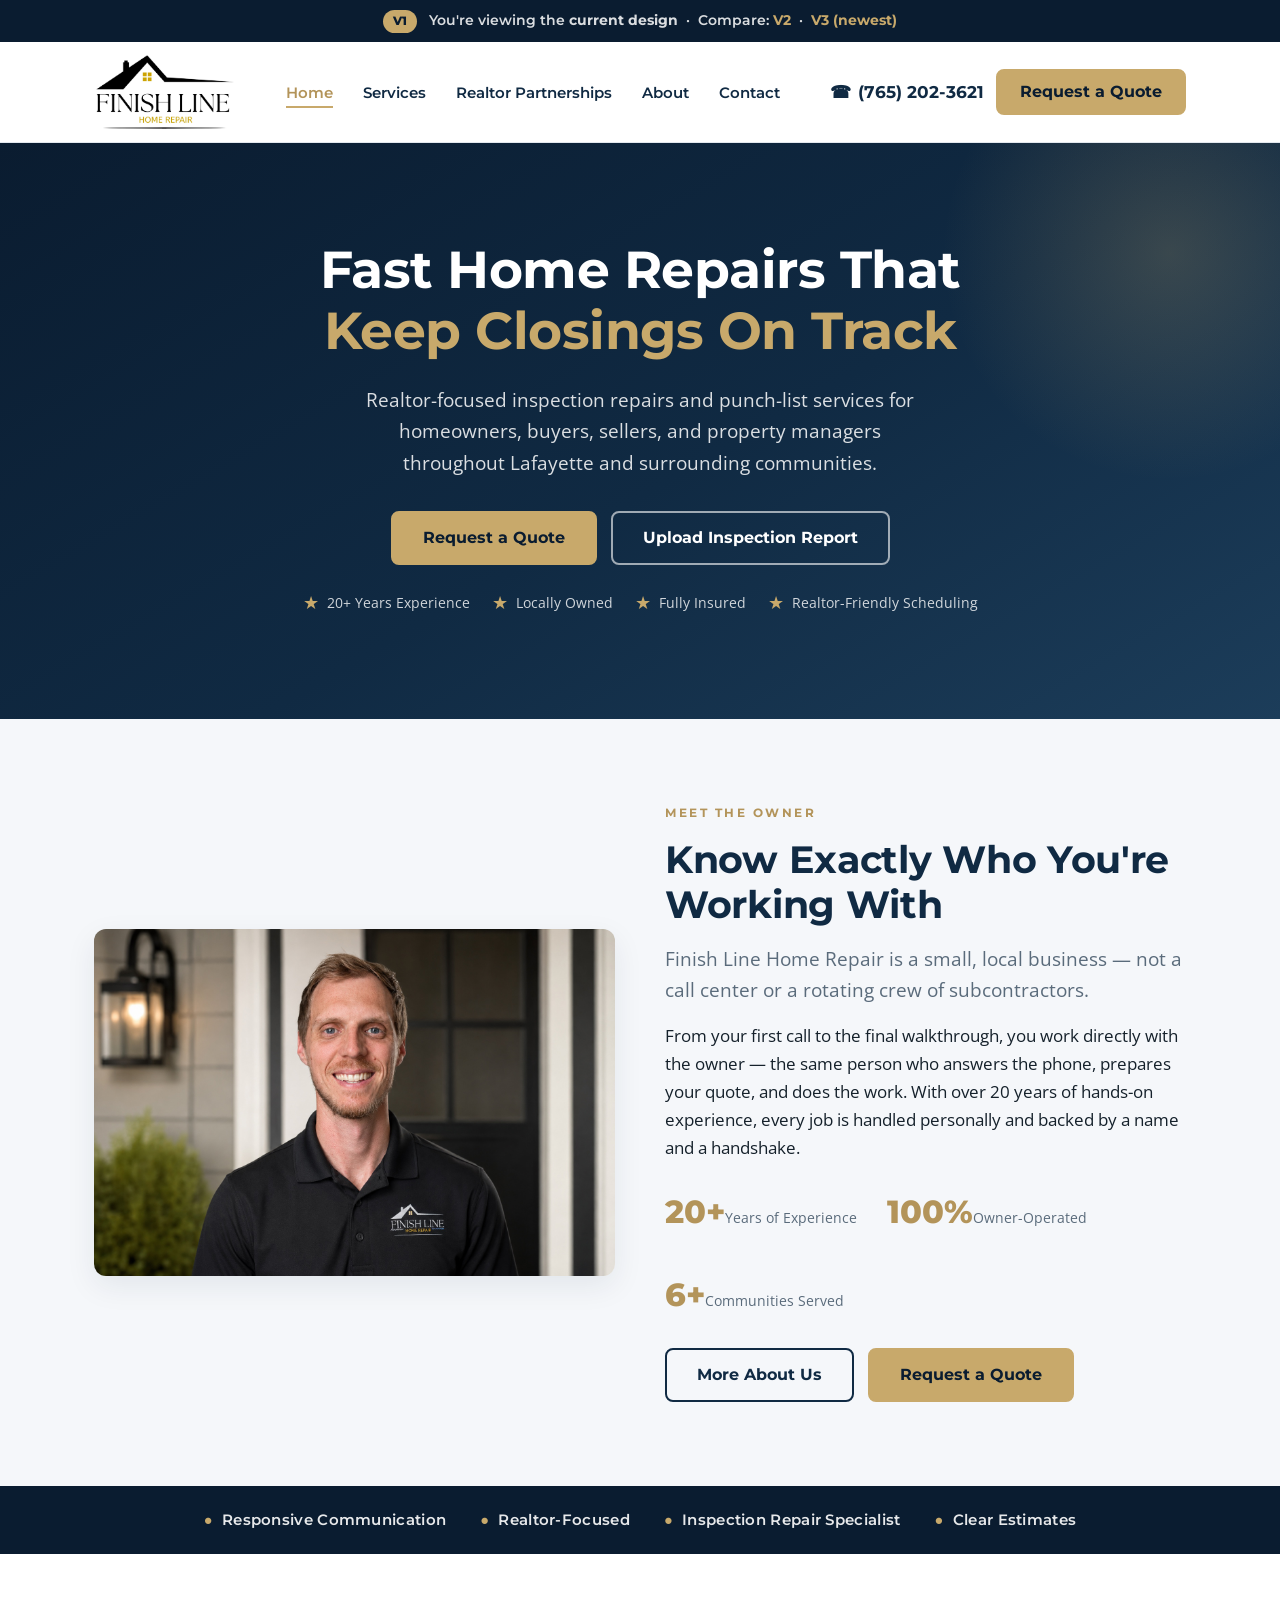
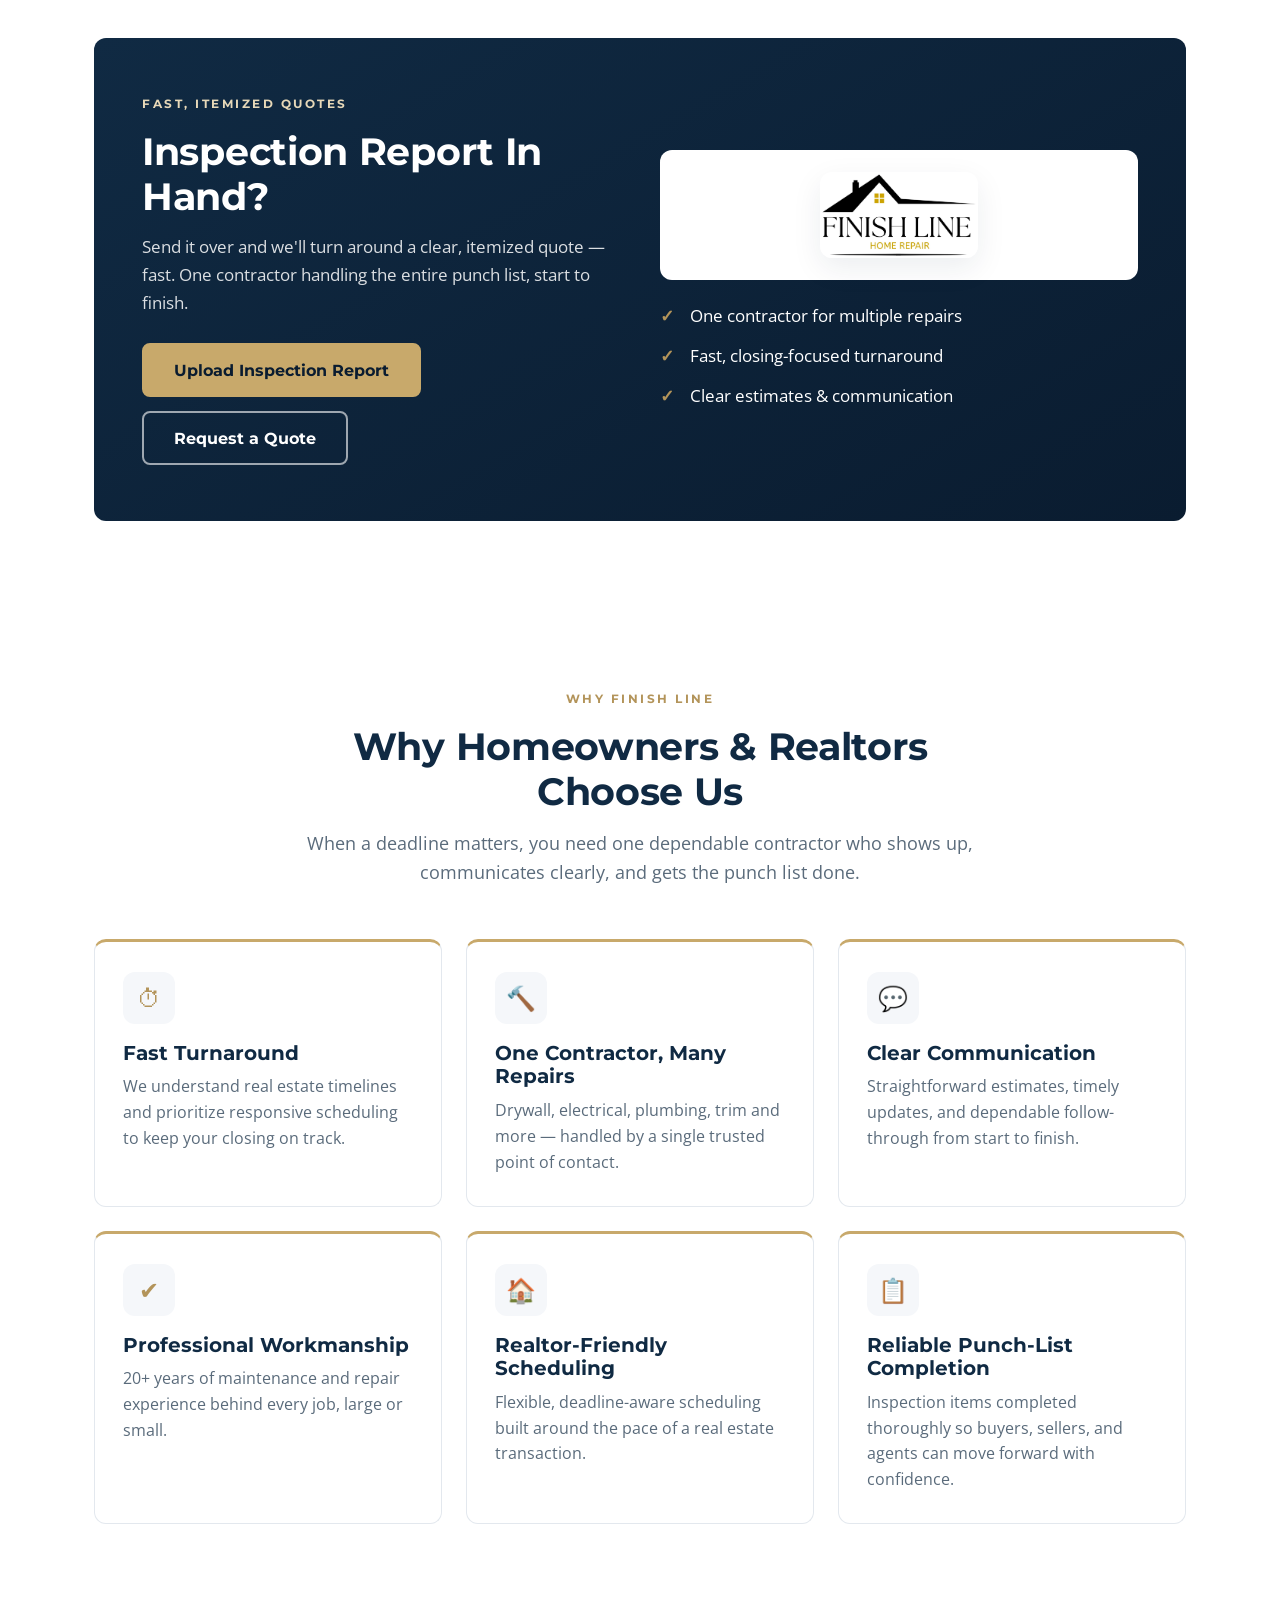
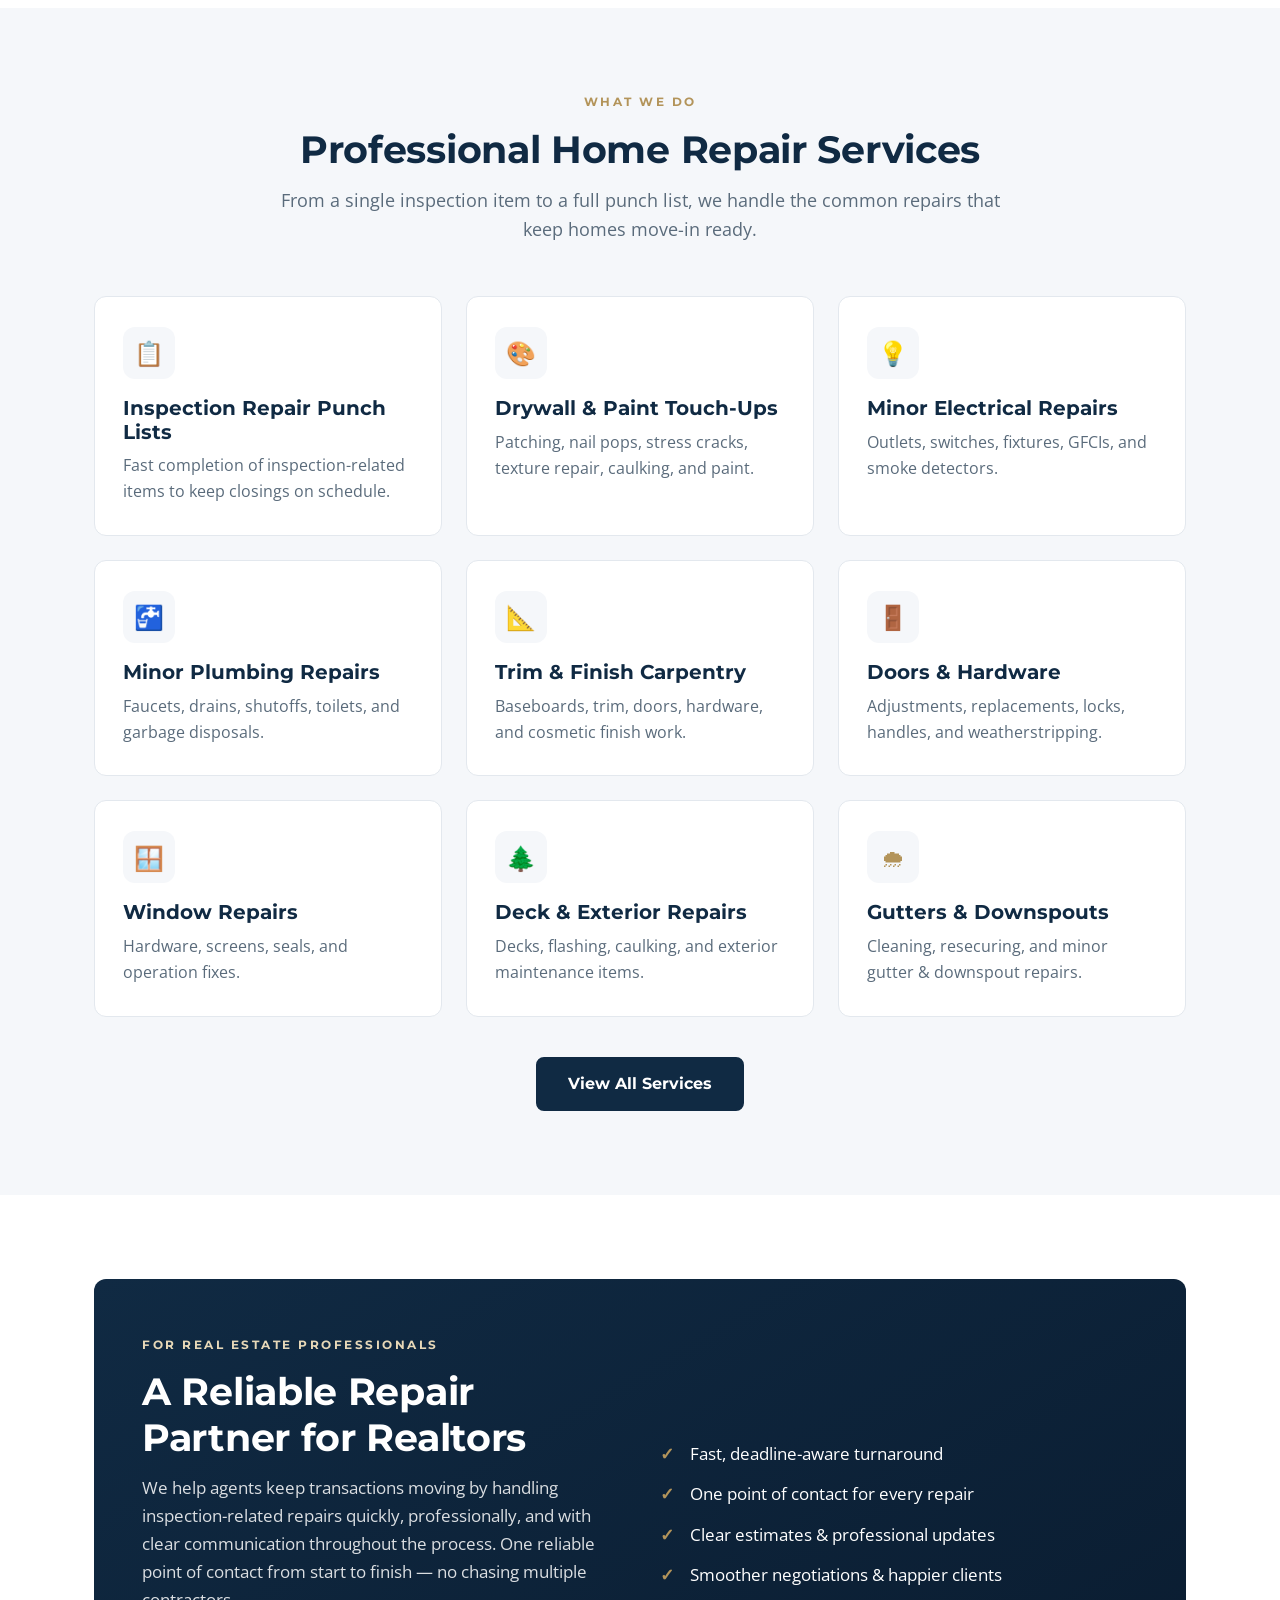
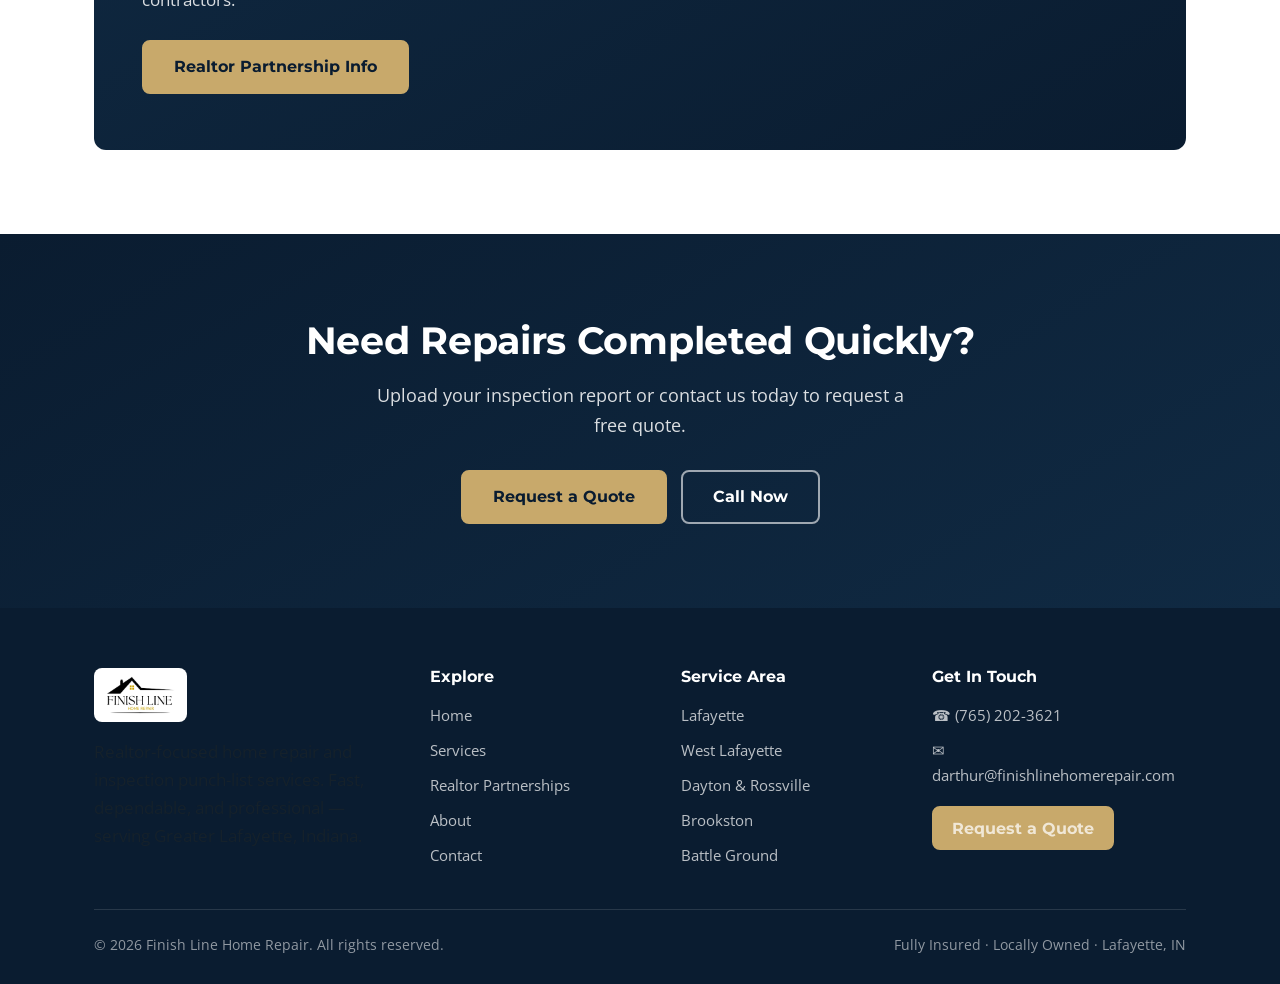
<file: index.html>
<!DOCTYPE html>
<html lang="en">
<head>
  <meta charset="UTF-8" />
  <meta name="viewport" content="width=device-width, initial-scale=1.0" />
  <title>Finish Line Home Repair | Lafayette, IN Handyman &amp; Inspection Repairs</title>
  <meta name="description" content="Fast, reliable home repairs and inspection punch-list services in Lafayette &amp; West Lafayette, IN. Realtor-focused repair contractor — drywall, electrical, plumbing, trim &amp; more. Request a free quote." />
  <meta name="robots" content="noindex, follow" />
  <link rel="canonical" href="https://finishlinehomerepair.com/" />
  <meta name="theme-color" content="#102A43" />

  <!-- Open Graph -->
  <meta property="og:type" content="website" />
  <meta property="og:title" content="Finish Line Home Repair | Lafayette, IN Handyman &amp; Inspection Repairs" />
  <meta property="og:description" content="Realtor-focused inspection repairs and punch-list services that keep closings on track. Serving Lafayette, West Lafayette &amp; surrounding Indiana communities." />
  <meta property="og:image" content="assets/logo.jpg" />

  <link rel="icon" href="assets/logo.jpg" />
  <link rel="apple-touch-icon" href="assets/logo.jpg" />
  <link rel="preconnect" href="https://fonts.googleapis.com" />
  <link rel="preconnect" href="https://fonts.gstatic.com" crossorigin />
  <link href="https://fonts.googleapis.com/css2?family=Montserrat:wght@600;700;800&family=Open+Sans:wght@400;600&display=swap" rel="stylesheet" />
  <link rel="stylesheet" href="css/styles.css?v=2" />

  <!-- Local business structured data (helps Google + AI search engines cite you) -->
  <script type="application/ld+json">
  {
    "@context": "https://schema.org",
    "@type": "HomeAndConstructionBusiness",
    "name": "Finish Line Home Repair",
    "description": "Realtor-focused home repair and inspection punch-list services in Lafayette and West Lafayette, Indiana. Drywall, paint, minor electrical and plumbing, trim, doors, windows, and exterior repairs.",
    "image": "assets/logo.jpg",
    "url": "https://dealerplateguy.github.io/finish-line-home-repair/",
    "telephone": "+1-765-202-3621",
    "email": "darthur@finishlinehomerepair.com",
    "priceRange": "$$",
    "areaServed": [
      { "@type": "City", "name": "Lafayette, Indiana" },
      { "@type": "City", "name": "West Lafayette, Indiana" },
      { "@type": "City", "name": "Dayton, Indiana" },
      { "@type": "City", "name": "Rossville, Indiana" },
      { "@type": "City", "name": "Brookston, Indiana" },
      { "@type": "City", "name": "Battle Ground, Indiana" }
    ],
    "address": {
      "@type": "PostalAddress",
      "addressLocality": "Lafayette",
      "addressRegion": "IN",
      "addressCountry": "US"
    },
    "knowsAbout": [
      "Inspection repair punch lists", "Drywall repair", "Paint touch-ups",
      "Minor electrical repairs", "Minor plumbing repairs", "Trim and finish carpentry",
      "Door and hardware repair", "Window repair", "Deck and exterior repairs", "Handyman services"
    ],
    "slogan": "Fast home repairs that keep closings on track."
  }
  </script>
</head>
<body>

  <!-- Version toggle (preview only) -->
  <div style="background:#0a1c30;color:rgba(255,255,255,.85);font-family:'Montserrat',sans-serif;font-size:.85rem;text-align:center;padding:9px 16px;font-weight:600;">
    <span style="display:inline-block;background:#c8a96b;color:#0a1c30;border-radius:999px;padding:2px 10px;font-size:.72rem;font-weight:800;margin-right:8px;letter-spacing:.04em;">V1</span>
    You're viewing the <strong>current design</strong> &nbsp;&middot;&nbsp; Compare:
    <a href="v2/index.html" style="color:#c8a96b;font-weight:700;">V2</a> &nbsp;&middot;&nbsp;
    <a href="v3/index.html" style="color:#c8a96b;font-weight:700;">V3 (newest)</a>
  </div>

  <!-- ===================== HEADER ===================== -->
  <header class="site-header" id="site-header">
    <div class="container nav">
      <a href="index.html" class="nav-logo" aria-label="Finish Line Home Repair — home">
        <img src="assets/logo.jpg" alt="Finish Line Home Repair logo" />
      </a>
      <nav aria-label="Primary navigation">
        <ul class="nav-links">
          <li><a href="index.html" class="active">Home</a></li>
          <li><a href="services.html">Services</a></li>
          <li><a href="realtor-partnerships.html">Realtor Partnerships</a></li>
          <li><a href="about.html">About</a></li>
          <li><a href="contact.html">Contact</a></li>
        </ul>
      </nav>
      <div class="nav-cta">
        <a href="tel:+17652023621" class="nav-phone" aria-label="Call Finish Line Home Repair"><span aria-hidden="true">&#9742;</span> (765) 202-3621</a>
        <a href="contact.html" class="btn btn-primary" style="min-height:46px;padding:11px 22px;">Request a Quote</a>
      </div>
      <button class="nav-toggle" aria-label="Toggle menu" aria-expanded="false" aria-controls="site-header">
        <span></span><span></span><span></span>
      </button>
    </div>
  </header>

  <!-- ===================== HERO ===================== -->
  <section class="hero">
    <div class="container">
      <div class="hero-solo">
        <h1>Fast Home Repairs That <span class="accent">Keep Closings On Track</span></h1>
        <p>Realtor-focused inspection repairs and punch-list services for homeowners, buyers, sellers, and property managers throughout Lafayette and surrounding communities.</p>
        <div class="btn-row center">
          <a href="contact.html" class="btn btn-primary">Request a Quote</a>
          <a href="contact.html#upload" class="btn btn-outline">Upload Inspection Report</a>
        </div>
        <div class="hero-badges">
          <span><span class="dot">&#9733;</span> 20+ Years Experience</span>
          <span><span class="dot">&#9733;</span> Locally Owned</span>
          <span><span class="dot">&#9733;</span> Fully Insured</span>
          <span><span class="dot">&#9733;</span> Realtor-Friendly Scheduling</span>
        </div>
      </div>
    </div>
  </section>

  <!-- ===================== MEET THE OWNER ===================== -->
  <section class="section-alt">
    <div class="container">
      <div class="split">
        <div class="reveal">
          <img src="assets/headshot.jpg" alt="The owner of Finish Line Home Repair" />
        </div>
        <div class="reveal">
          <span class="eyebrow">Meet the Owner</span>
          <h2>Know Exactly Who You're Working With</h2>
          <p class="lead" style="margin:16px 0;">Finish Line Home Repair is a small, local business — not a call center or a rotating crew of subcontractors.</p>
          <p>From your first call to the final walkthrough, you work directly with the owner — the same person who answers the phone, prepares your quote, and does the work. With over 20 years of hands-on experience, every job is handled personally and backed by a name and a handshake.</p>
          <div class="stat-row">
            <div class="stat"><span class="n">20+</span><span class="l">Years of Experience</span></div>
            <div class="stat"><span class="n">100%</span><span class="l">Owner-Operated</span></div>
            <div class="stat"><span class="n">6+</span><span class="l">Communities Served</span></div>
          </div>
          <div class="btn-row" style="margin-top:26px;">
            <a href="about.html" class="btn btn-outline-navy">More About Us</a>
            <a href="contact.html" class="btn btn-primary">Request a Quote</a>
          </div>
        </div>
      </div>
    </div>
  </section>

  <!-- ===================== TRUST BAR (moved below Meet the Owner) ===================== -->
  <div class="trust-strip">
    <div class="container">
      <span class="item"><span class="dot">&#9679;</span> Responsive Communication</span>
      <span class="item"><span class="dot">&#9679;</span> Realtor-Focused</span>
      <span class="item"><span class="dot">&#9679;</span> Inspection Repair Specialist</span>
      <span class="item"><span class="dot">&#9679;</span> Clear Estimates</span>
    </div>
  </div>

  <!-- ============ INSPECTION REPORT CTA (split out of hero) ============ -->
  <section>
    <div class="container">
      <div class="band reveal">
        <div class="split" style="gap:40px;">
          <div>
            <span class="eyebrow" style="color:var(--gold-soft);">Fast, Itemized Quotes</span>
            <h2>Inspection Report In Hand?</h2>
            <p>Send it over and we'll turn around a clear, itemized quote — fast. One contractor handling the entire punch list, start to finish.</p>
            <div class="btn-row">
              <a href="contact.html#upload" class="btn btn-primary">Upload Inspection Report</a>
              <a href="contact.html" class="btn btn-outline">Request a Quote</a>
            </div>
          </div>
          <div style="align-self:center;">
            <div style="background:#fff;border-radius:12px;padding:22px 26px;text-align:center;margin-bottom:22px;">
              <img src="assets/logo.jpg" alt="Finish Line Home Repair" style="height:86px;width:auto;margin:0 auto;" />
            </div>
            <ul class="check-list">
              <li>One contractor for multiple repairs</li>
              <li>Fast, closing-focused turnaround</li>
              <li>Clear estimates &amp; communication</li>
            </ul>
          </div>
        </div>
      </div>
    </div>
  </section>

  <!-- ===================== WHY CHOOSE ===================== -->
  <section>
    <div class="container">
      <div class="section-head center reveal">
        <span class="eyebrow">Why Finish Line</span>
        <h2>Why Homeowners &amp; Realtors Choose Us</h2>
        <p>When a deadline matters, you need one dependable contractor who shows up, communicates clearly, and gets the punch list done.</p>
      </div>
      <div class="grid grid-3">
        <div class="card feature-card reveal"><div class="icon">&#9201;</div><h3>Fast Turnaround</h3><p>We understand real estate timelines and prioritize responsive scheduling to keep your closing on track.</p></div>
        <div class="card feature-card reveal"><div class="icon">&#128296;</div><h3>One Contractor, Many Repairs</h3><p>Drywall, electrical, plumbing, trim and more — handled by a single trusted point of contact.</p></div>
        <div class="card feature-card reveal"><div class="icon">&#128172;</div><h3>Clear Communication</h3><p>Straightforward estimates, timely updates, and dependable follow-through from start to finish.</p></div>
        <div class="card feature-card reveal"><div class="icon">&#10004;</div><h3>Professional Workmanship</h3><p>20+ years of maintenance and repair experience behind every job, large or small.</p></div>
        <div class="card feature-card reveal"><div class="icon">&#127968;</div><h3>Realtor-Friendly Scheduling</h3><p>Flexible, deadline-aware scheduling built around the pace of a real estate transaction.</p></div>
        <div class="card feature-card reveal"><div class="icon">&#128203;</div><h3>Reliable Punch-List Completion</h3><p>Inspection items completed thoroughly so buyers, sellers, and agents can move forward with confidence.</p></div>
      </div>
    </div>
  </section>

  <!-- ===================== SERVICES PREVIEW ===================== -->
  <section class="section-alt">
    <div class="container">
      <div class="section-head center reveal">
        <span class="eyebrow">What We Do</span>
        <h2>Professional Home Repair Services</h2>
        <p>From a single inspection item to a full punch list, we handle the common repairs that keep homes move-in ready.</p>
      </div>
      <div class="grid grid-3">
        <div class="card reveal"><div class="icon">&#128203;</div><h3>Inspection Repair Punch Lists</h3><p>Fast completion of inspection-related items to keep closings on schedule.</p></div>
        <div class="card reveal"><div class="icon">&#127912;</div><h3>Drywall &amp; Paint Touch-Ups</h3><p>Patching, nail pops, stress cracks, texture repair, caulking, and paint.</p></div>
        <div class="card reveal"><div class="icon">&#128161;</div><h3>Minor Electrical Repairs</h3><p>Outlets, switches, fixtures, GFCIs, and smoke detectors.</p></div>
        <div class="card reveal"><div class="icon">&#128688;</div><h3>Minor Plumbing Repairs</h3><p>Faucets, drains, shutoffs, toilets, and garbage disposals.</p></div>
        <div class="card reveal"><div class="icon">&#128208;</div><h3>Trim &amp; Finish Carpentry</h3><p>Baseboards, trim, doors, hardware, and cosmetic finish work.</p></div>
        <div class="card reveal"><div class="icon">&#128682;</div><h3>Doors &amp; Hardware</h3><p>Adjustments, replacements, locks, handles, and weatherstripping.</p></div>
        <div class="card reveal"><div class="icon">&#129695;</div><h3>Window Repairs</h3><p>Hardware, screens, seals, and operation fixes.</p></div>
        <div class="card reveal"><div class="icon">&#127794;</div><h3>Deck &amp; Exterior Repairs</h3><p>Decks, flashing, caulking, and exterior maintenance items.</p></div>
        <div class="card reveal"><div class="icon">&#127783;</div><h3>Gutters &amp; Downspouts</h3><p>Cleaning, resecuring, and minor gutter &amp; downspout repairs.</p></div>
      </div>
      <div class="btn-row center" style="margin-top:40px;">
        <a href="services.html" class="btn btn-navy">View All Services</a>
      </div>
    </div>
  </section>

  <!-- ===================== REALTOR BAND ===================== -->
  <section>
    <div class="container">
      <div class="band reveal">
        <div class="split" style="gap:40px;">
          <div>
            <span class="eyebrow" style="color:var(--gold-soft);">For Real Estate Professionals</span>
            <h2>A Reliable Repair Partner for Realtors</h2>
            <p>We help agents keep transactions moving by handling inspection-related repairs quickly, professionally, and with clear communication throughout the process. One reliable point of contact from start to finish — no chasing multiple contractors.</p>
            <div class="btn-row">
              <a href="realtor-partnerships.html" class="btn btn-primary">Realtor Partnership Info</a>
            </div>
          </div>
          <ul class="check-list" style="align-self:center;">
            <li>Fast, deadline-aware turnaround</li>
            <li>One point of contact for every repair</li>
            <li>Clear estimates &amp; professional updates</li>
            <li>Smoother negotiations &amp; happier clients</li>
          </ul>
        </div>
      </div>
    </div>
  </section>

  <!-- ===================== FINAL CTA ===================== -->
  <section class="cta-final">
    <div class="container">
      <h2>Need Repairs Completed Quickly?</h2>
      <p>Upload your inspection report or contact us today to request a free quote.</p>
      <div class="btn-row center">
        <a href="contact.html" class="btn btn-primary">Request a Quote</a>
        <a href="tel:+17652023621" class="btn btn-outline">Call Now</a>
      </div>
    </div>
  </section>

  <!-- ===================== FOOTER ===================== -->
  <footer class="site-footer">
    <div class="container">
      <div class="footer-grid">
        <div>
          <div class="footer-logo"><img src="assets/logo.jpg" alt="Finish Line Home Repair" /></div>
          <p>Realtor-focused home repair and inspection punch-list services. Fast, dependable, and professional — serving Greater Lafayette, Indiana.</p>
        </div>
        <div>
          <h4>Explore</h4>
          <ul class="footer-list">
            <li><a href="index.html">Home</a></li>
            <li><a href="services.html">Services</a></li>
            <li><a href="realtor-partnerships.html">Realtor Partnerships</a></li>
            <li><a href="about.html">About</a></li>
            <li><a href="contact.html">Contact</a></li>
          </ul>
        </div>
        <div>
          <h4>Service Area</h4>
          <ul class="footer-list">
            <li>Lafayette</li>
            <li>West Lafayette</li>
            <li>Dayton &amp; Rossville</li>
            <li>Brookston</li>
            <li>Battle Ground</li>
          </ul>
        </div>
        <div>
          <h4>Get In Touch</h4>
          <ul class="footer-list">
            <li><a href="tel:+17652023621">&#9742; (765) 202-3621</a></li>
            <li><a href="mailto:darthur@finishlinehomerepair.com">&#9993; darthur@finishlinehomerepair.com</a></li>
            <li><a href="contact.html" class="btn btn-primary" style="margin-top:8px;min-height:44px;padding:10px 18px;">Request a Quote</a></li>
          </ul>
        </div>
      </div>
      <div class="footer-bottom">
        <span>&copy; <span data-year>2026</span> Finish Line Home Repair. All rights reserved.</span>
        <span>Fully Insured &middot; Locally Owned &middot; Lafayette, IN</span>
      </div>
    </div>
  </footer>

  <!-- Mobile sticky call bar -->
  <div class="mobile-call-bar">
    <a href="tel:+17652023621" class="call">&#9742; Call Now</a>
    <a href="contact.html" class="quote">Request a Quote</a>
  </div>

  <script src="js/main.js"></script>
</body>
</html>
</file>
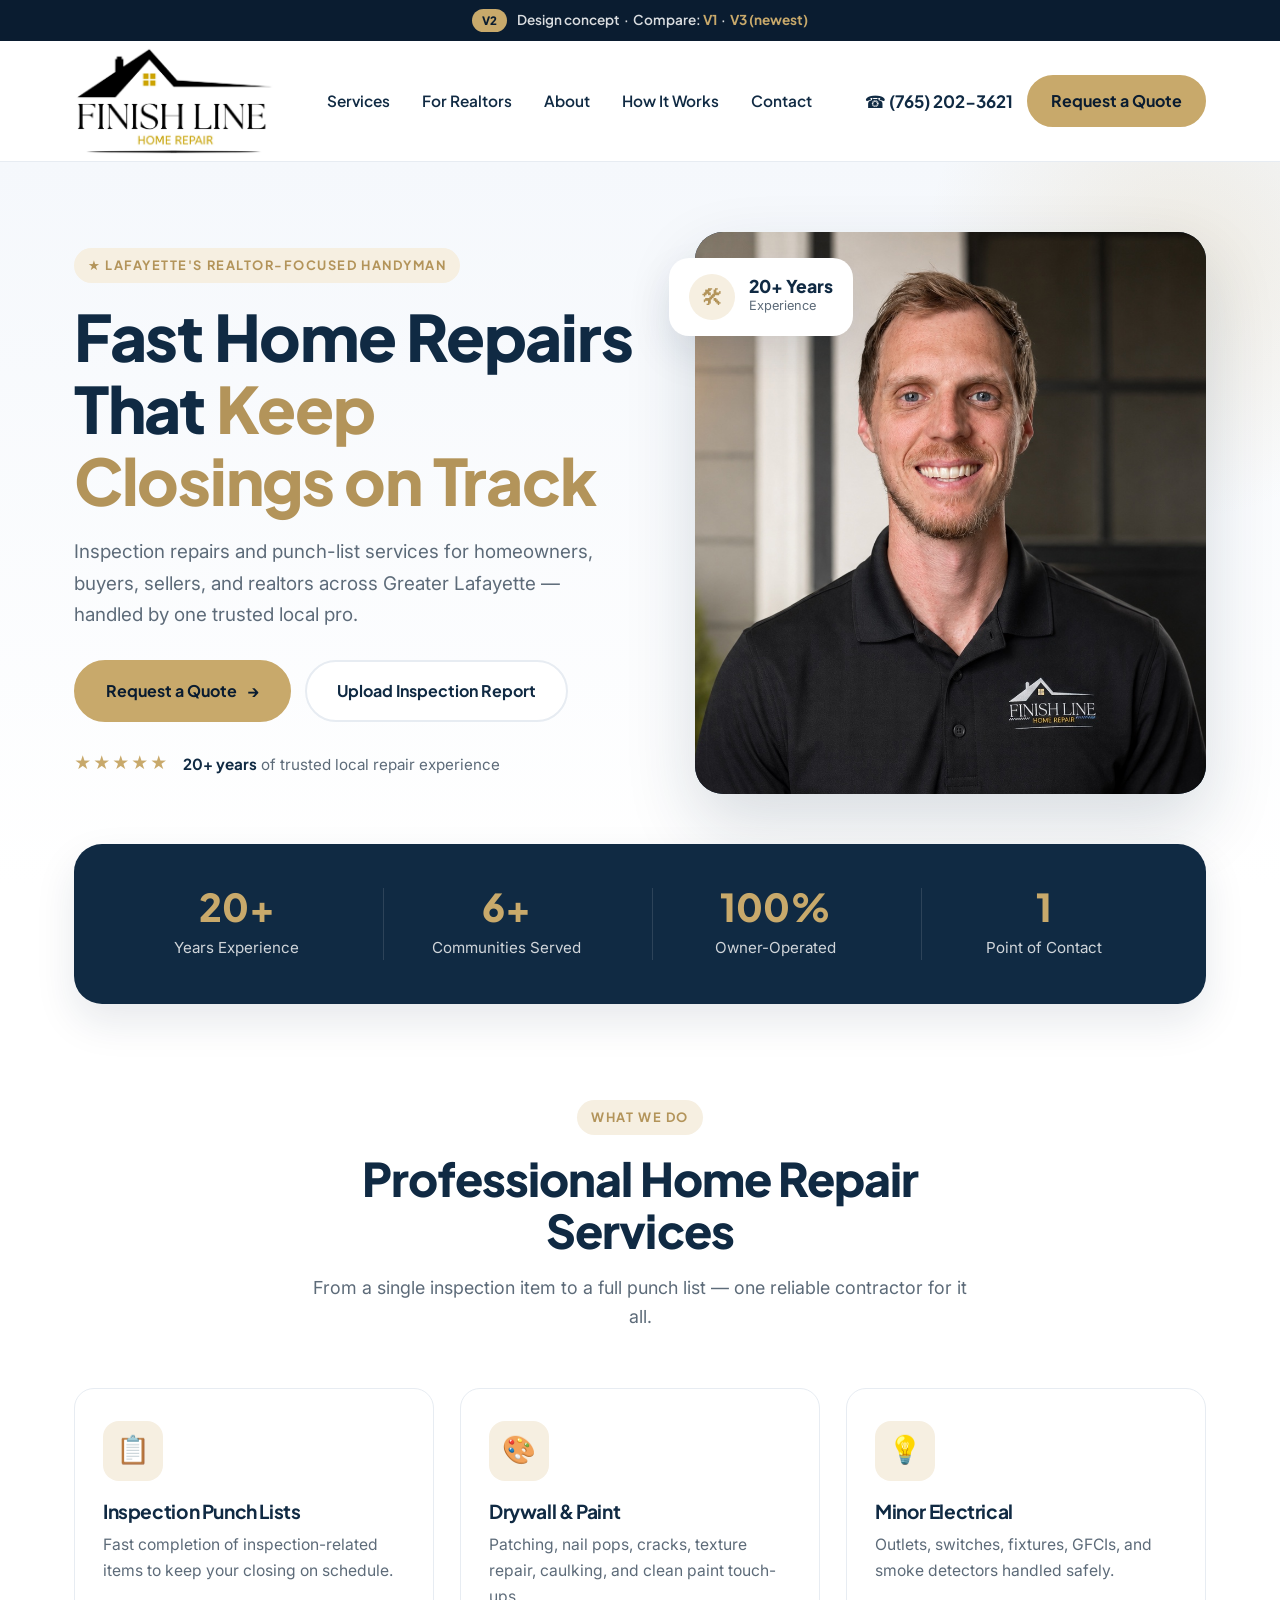
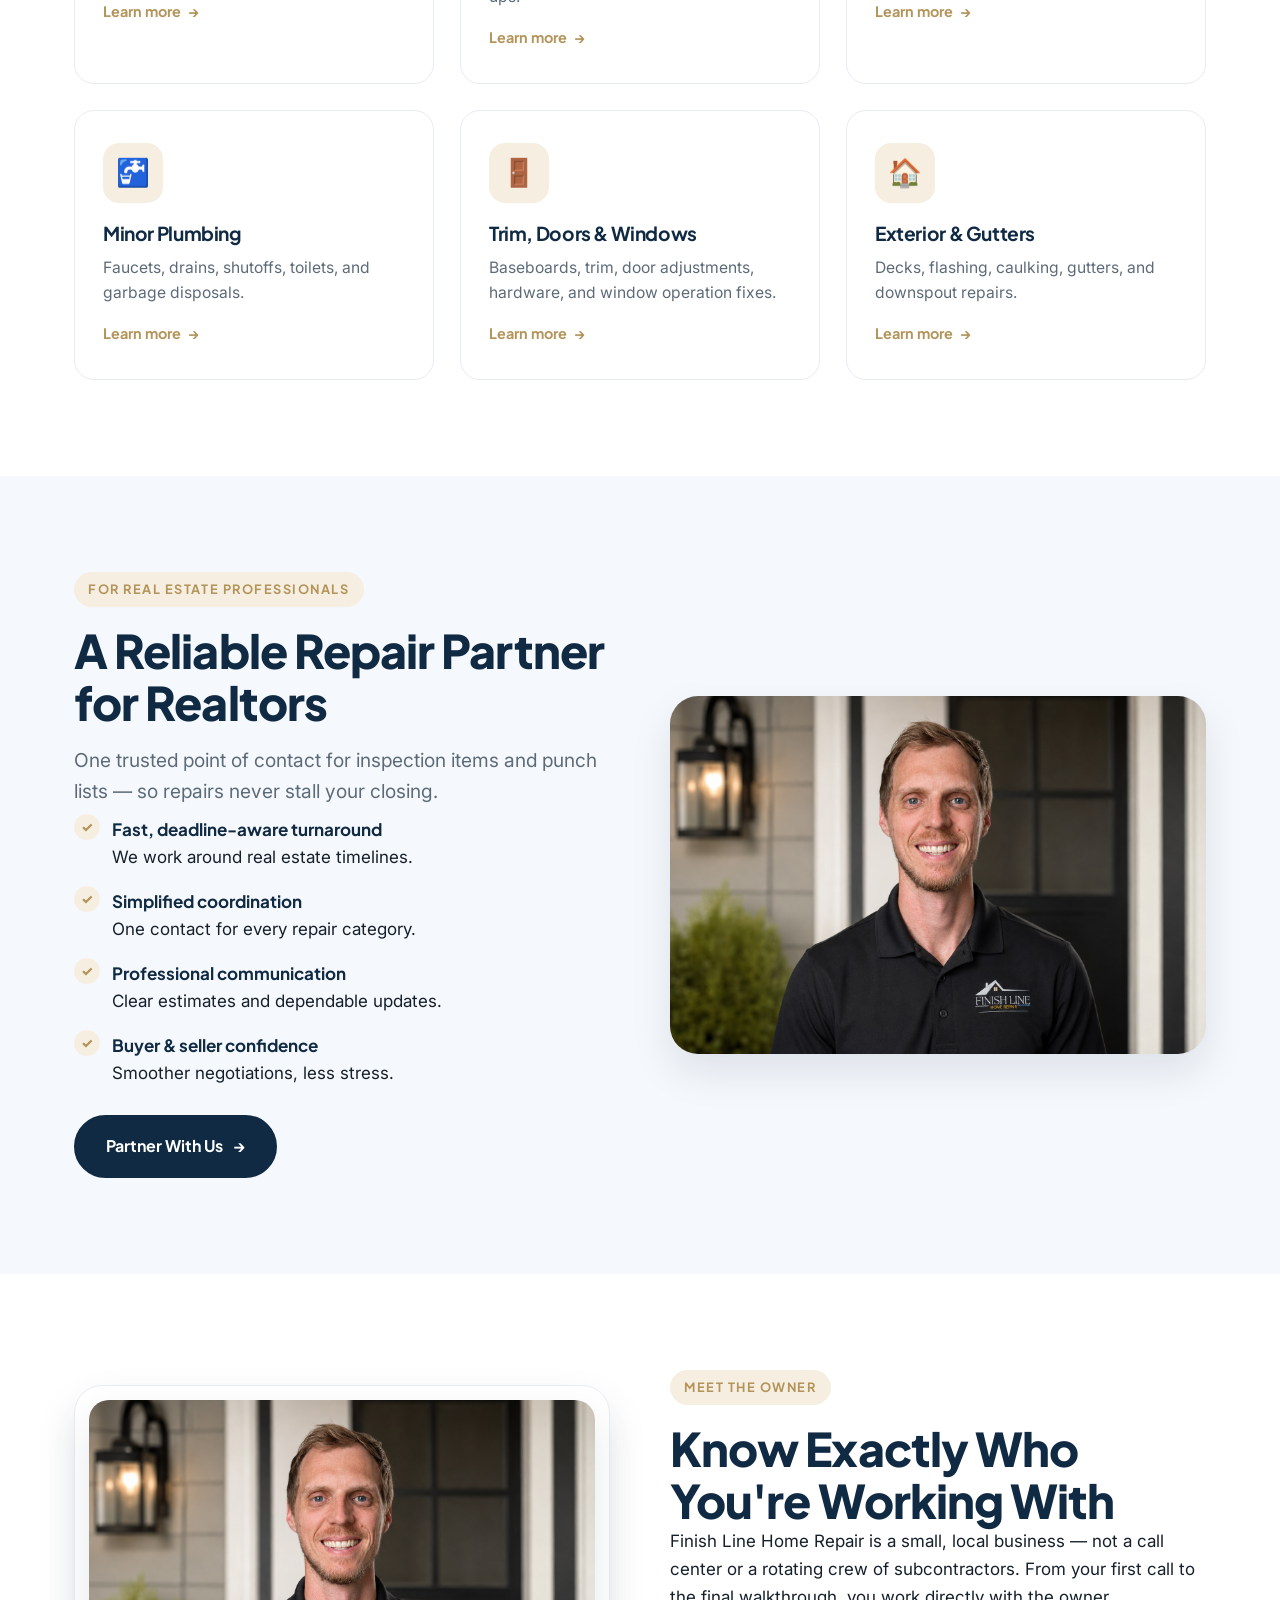
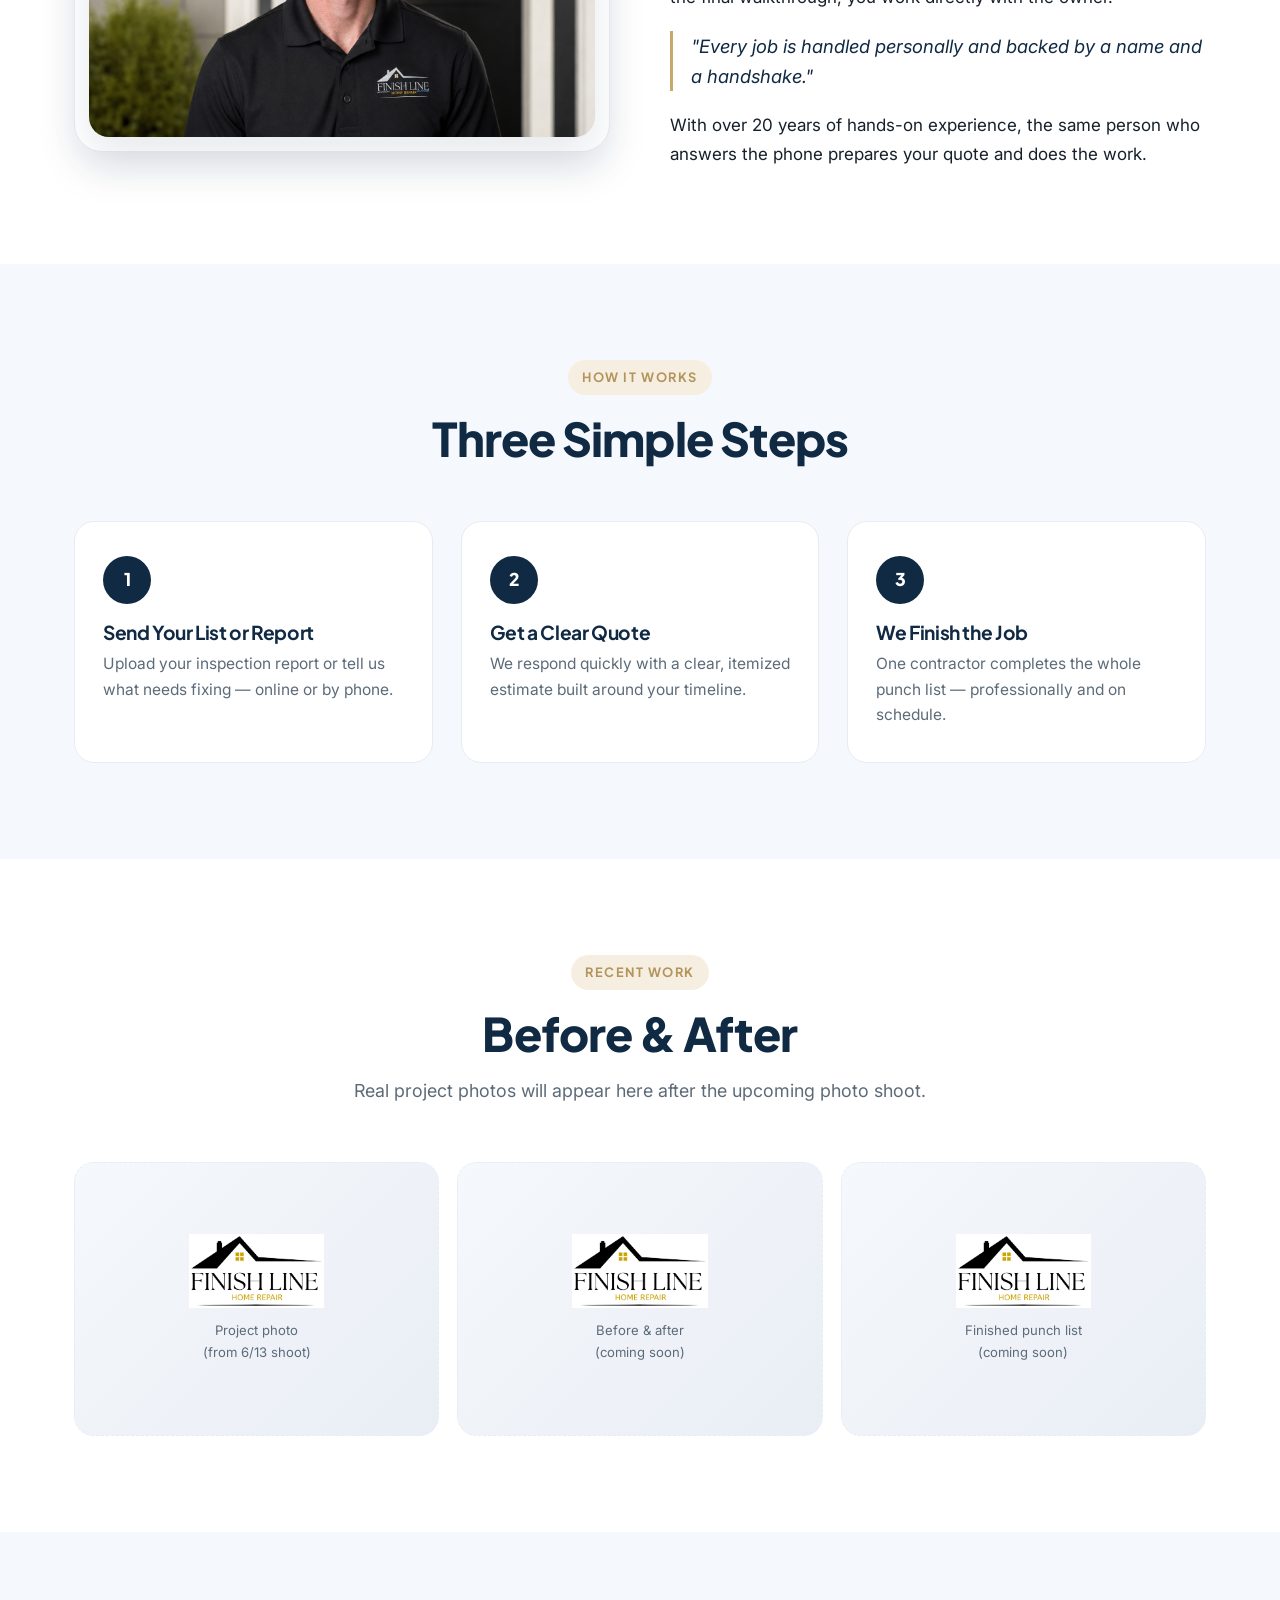
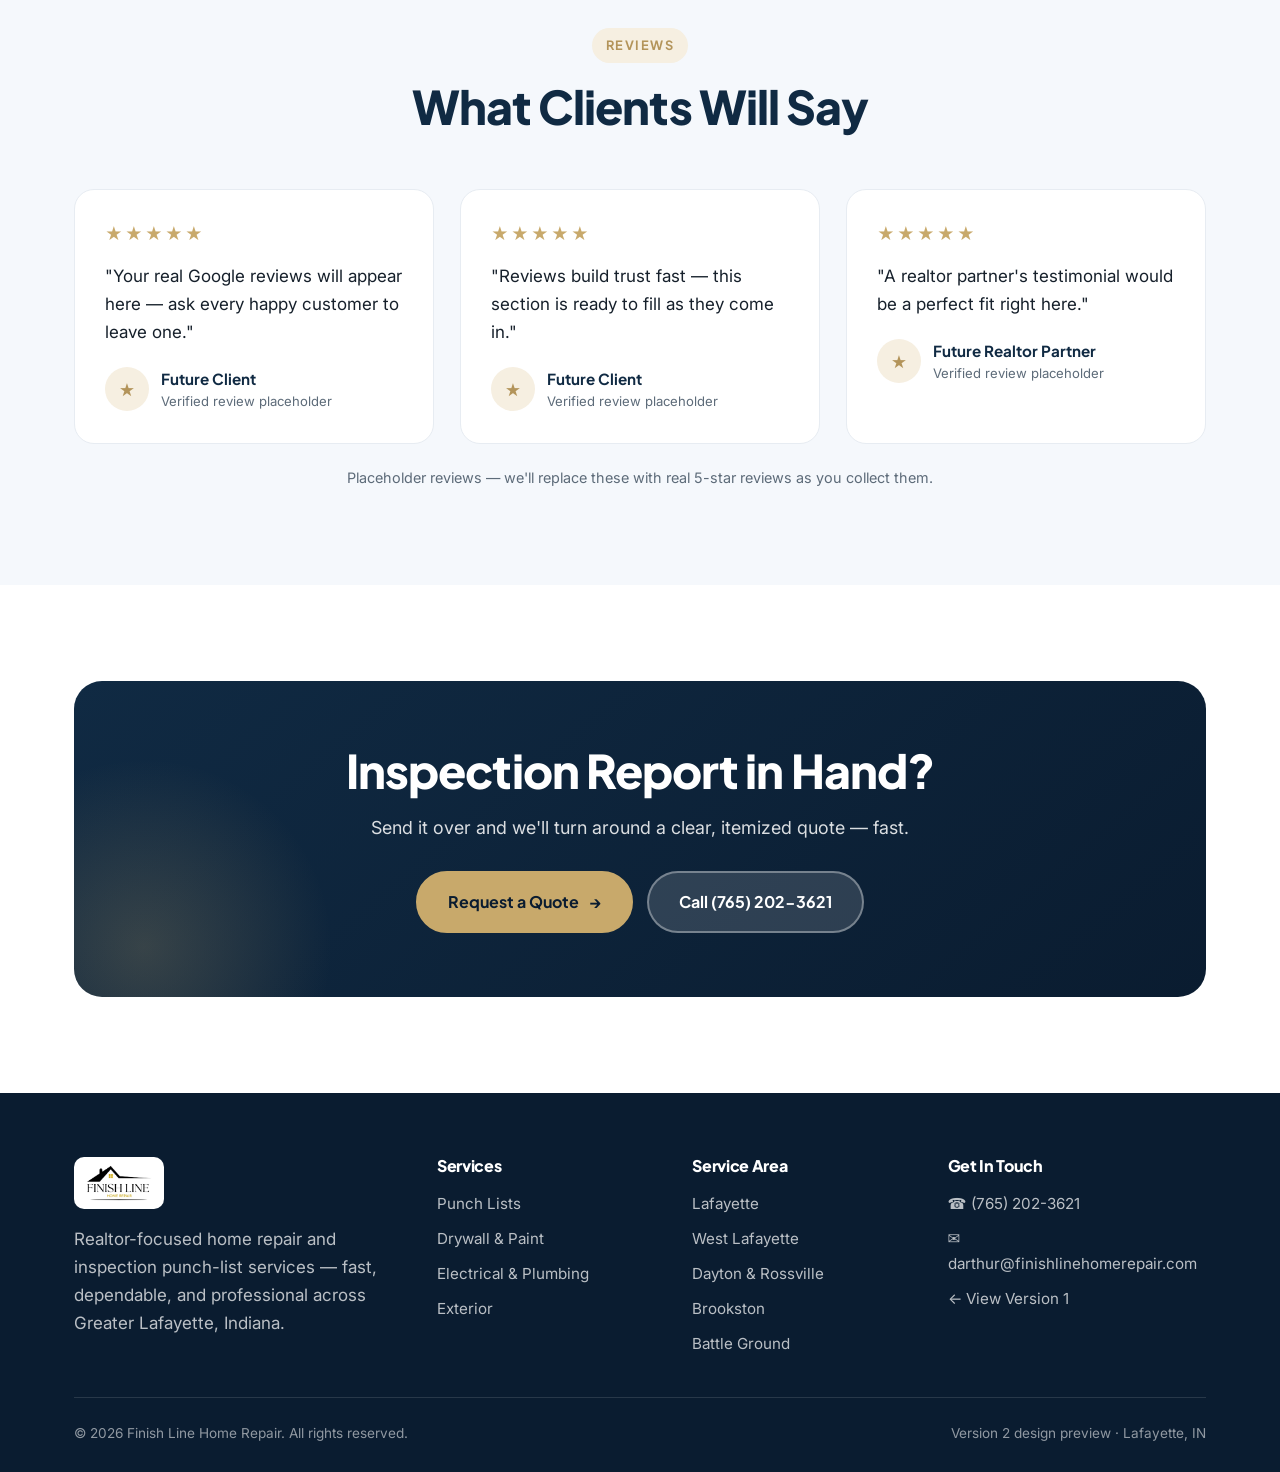
<file: v2/index.html>
<!DOCTYPE html>
<html lang="en">
<head>
  <meta charset="UTF-8" />
  <meta name="viewport" content="width=device-width, initial-scale=1.0" />
  <title>Finish Line Home Repair | Lafayette, IN Handyman &amp; Inspection Repairs</title>
  <meta name="description" content="Fast, reliable home repairs and inspection punch-list services in Lafayette &amp; West Lafayette, IN. Realtor-focused repair contractor — drywall, electrical, plumbing, trim &amp; more. Request a free quote." />
  <meta name="robots" content="noindex, follow" />
  <link rel="canonical" href="https://finishlinehomerepair.com/" />
  <meta name="theme-color" content="#102A43" />
  <meta property="og:type" content="website" />
  <meta property="og:title" content="Finish Line Home Repair | Lafayette, IN Handyman &amp; Inspection Repairs" />
  <meta property="og:description" content="Realtor-focused inspection repairs and punch-list services that keep closings on track. Serving Lafayette, West Lafayette &amp; surrounding Indiana communities." />
  <meta property="og:image" content="../assets/logo.jpg" />
  <link rel="icon" href="../assets/logo.jpg" />
  <link rel="apple-touch-icon" href="../assets/logo.jpg" />
  <link rel="preconnect" href="https://fonts.googleapis.com" />
  <link rel="preconnect" href="https://fonts.gstatic.com" crossorigin />
  <link href="https://fonts.googleapis.com/css2?family=Plus+Jakarta+Sans:wght@600;700;800&family=Inter:wght@400;500;600&display=swap" rel="stylesheet" />
  <link rel="stylesheet" href="css/styles.css?v=3" />

  <!-- Local business structured data -->
  <script type="application/ld+json">
  {
    "@context": "https://schema.org",
    "@type": "HomeAndConstructionBusiness",
    "name": "Finish Line Home Repair",
    "description": "Realtor-focused home repair and inspection punch-list services in Lafayette and West Lafayette, Indiana.",
    "image": "../assets/logo.jpg",
    "url": "https://dealerplateguy.github.io/finish-line-home-repair/v2/",
    "telephone": "+1-765-202-3621",
    "email": "darthur@finishlinehomerepair.com",
    "priceRange": "$$",
    "areaServed": [
      { "@type": "City", "name": "Lafayette, Indiana" },
      { "@type": "City", "name": "West Lafayette, Indiana" },
      { "@type": "City", "name": "Dayton, Indiana" },
      { "@type": "City", "name": "Rossville, Indiana" },
      { "@type": "City", "name": "Brookston, Indiana" },
      { "@type": "City", "name": "Battle Ground, Indiana" }
    ],
    "address": { "@type": "PostalAddress", "addressLocality": "Lafayette", "addressRegion": "IN", "addressCountry": "US" },
    "slogan": "Fast home repairs that keep closings on track."
  }
  </script>
</head>
<body>

  <!-- Version toggle -->
  <div class="version-bar">
    <span class="tag">V2</span> Design concept &nbsp;·&nbsp; Compare: <a href="../index.html">V1</a> &nbsp;·&nbsp; <a href="../v3/index.html">V3 (newest)</a>
  </div>

  <!-- Header -->
  <header class="site-header" id="site-header">
    <div class="container nav">
      <a href="index.html" class="nav-logo" aria-label="Finish Line Home Repair"><img src="../assets/logo.jpg" alt="Finish Line Home Repair logo" /></a>
      <nav aria-label="Primary">
        <ul class="nav-links">
          <li><a href="services.html">Services</a></li>
          <li><a href="#realtors">For Realtors</a></li>
          <li><a href="#owner">About</a></li>
          <li><a href="#process">How It Works</a></li>
          <li><a href="#contact">Contact</a></li>
        </ul>
      </nav>
      <div class="nav-cta">
        <a href="tel:+17652023621" class="nav-phone">&#9742; (765) 202-3621</a>
        <a href="../contact.html" class="btn btn-primary" style="padding:11px 22px;">Request a Quote</a>
      </div>
      <button class="nav-toggle" aria-label="Menu" aria-expanded="false"><span></span><span></span><span></span></button>
    </div>
  </header>

  <!-- Hero -->
  <section class="hero">
    <div class="container">
      <div class="hero-grid">
        <div>
          <span class="eyebrow">&#9733; Lafayette's Realtor-Focused Handyman</span>
          <h1>Fast Home Repairs That <span class="hl">Keep Closings on Track</span></h1>
          <p>Inspection repairs and punch-list services for homeowners, buyers, sellers, and realtors across Greater Lafayette — handled by one trusted local pro.</p>
          <div class="btn-row">
            <a href="../contact.html" class="btn btn-primary">Request a Quote <span class="arrow">&rarr;</span></a>
            <a href="../contact.html#upload" class="btn btn-ghost">Upload Inspection Report</a>
          </div>
          <div class="hero-rating">
            <span class="stars">&#9733;&#9733;&#9733;&#9733;&#9733;</span>
            <span><strong>20+ years</strong> of trusted local repair experience</span>
          </div>
        </div>
        <div class="hero-media">
          <div class="photo"><img src="../assets/headshot.jpg" alt="Owner of Finish Line Home Repair" /></div>
          <div class="hero-badge top">
            <div class="ic">&#128736;</div>
            <div><div class="n">20+ Years</div><div class="l">Experience</div></div>
          </div>
        </div>
      </div>
    </div>
  </section>

  <!-- Stats -->
  <div class="container">
    <div class="stats reveal">
      <div class="stat"><div class="n">20+</div><div class="l">Years Experience</div></div>
      <div class="stat"><div class="n">6+</div><div class="l">Communities Served</div></div>
      <div class="stat"><div class="n">100%</div><div class="l">Owner-Operated</div></div>
      <div class="stat"><div class="n">1</div><div class="l">Point of Contact</div></div>
    </div>
  </div>

  <!-- Services -->
  <section id="services">
    <div class="container">
      <div class="section-head center reveal">
        <span class="eyebrow">What We Do</span>
        <h2>Professional Home Repair Services</h2>
        <p>From a single inspection item to a full punch list — one reliable contractor for it all.</p>
      </div>
      <div class="grid grid-3">
        <div class="card reveal"><div class="ic">&#128203;</div><h3>Inspection Punch Lists</h3><p>Fast completion of inspection-related items to keep your closing on schedule.</p><a class="more" href="services.html">Learn more <span>&rarr;</span></a></div>
        <div class="card reveal"><div class="ic">&#127912;</div><h3>Drywall &amp; Paint</h3><p>Patching, nail pops, cracks, texture repair, caulking, and clean paint touch-ups.</p><a class="more" href="services.html">Learn more <span>&rarr;</span></a></div>
        <div class="card reveal"><div class="ic">&#128161;</div><h3>Minor Electrical</h3><p>Outlets, switches, fixtures, GFCIs, and smoke detectors handled safely.</p><a class="more" href="services.html">Learn more <span>&rarr;</span></a></div>
        <div class="card reveal"><div class="ic">&#128688;</div><h3>Minor Plumbing</h3><p>Faucets, drains, shutoffs, toilets, and garbage disposals.</p><a class="more" href="services.html">Learn more <span>&rarr;</span></a></div>
        <div class="card reveal"><div class="ic">&#128682;</div><h3>Trim, Doors &amp; Windows</h3><p>Baseboards, trim, door adjustments, hardware, and window operation fixes.</p><a class="more" href="services.html">Learn more <span>&rarr;</span></a></div>
        <div class="card reveal"><div class="ic">&#127968;</div><h3>Exterior &amp; Gutters</h3><p>Decks, flashing, caulking, gutters, and downspout repairs.</p><a class="more" href="services.html">Learn more <span>&rarr;</span></a></div>
      </div>
    </div>
  </section>

  <!-- Realtor benefits -->
  <section id="realtors" class="soft">
    <div class="container">
      <div class="split">
        <div class="reveal">
          <span class="eyebrow">For Real Estate Professionals</span>
          <h2>A Reliable Repair Partner for Realtors</h2>
          <p class="lead" style="margin:16px 0 8px;">One trusted point of contact for inspection items and punch lists — so repairs never stall your closing.</p>
          <ul class="check-list">
            <li><strong>Fast, deadline-aware turnaround</strong> We work around real estate timelines.</li>
            <li><strong>Simplified coordination</strong> One contact for every repair category.</li>
            <li><strong>Professional communication</strong> Clear estimates and dependable updates.</li>
            <li><strong>Buyer &amp; seller confidence</strong> Smoother negotiations, less stress.</li>
          </ul>
          <div class="btn-row" style="margin-top:28px;">
            <a href="#contact" class="btn btn-navy">Partner With Us <span class="arrow">&rarr;</span></a>
          </div>
        </div>
        <div class="split-media reveal">
          <img src="../assets/headshot.jpg" alt="Finish Line Home Repair owner on the job" />
        </div>
      </div>
    </div>
  </section>

  <!-- Meet the owner -->
  <section id="owner">
    <div class="container">
      <div class="split">
        <div class="split-media reveal">
          <div class="owner-card"><img src="../assets/headshot.jpg" alt="Owner of Finish Line Home Repair" /></div>
        </div>
        <div class="reveal">
          <span class="eyebrow">Meet the Owner</span>
          <h2>Know Exactly Who You're Working With</h2>
          <p>Finish Line Home Repair is a small, local business — not a call center or a rotating crew of subcontractors. From your first call to the final walkthrough, you work directly with the owner.</p>
          <blockquote class="owner-quote">"Every job is handled personally and backed by a name and a handshake."</blockquote>
          <p>With over 20 years of hands-on experience, the same person who answers the phone prepares your quote and does the work.</p>
        </div>
      </div>
    </div>
  </section>

  <!-- Process -->
  <section id="process" class="soft">
    <div class="container">
      <div class="section-head center reveal">
        <span class="eyebrow">How It Works</span>
        <h2>Three Simple Steps</h2>
      </div>
      <div class="steps">
        <div class="step reveal"><div class="num">1</div><h3>Send Your List or Report</h3><p>Upload your inspection report or tell us what needs fixing — online or by phone.</p></div>
        <div class="step reveal"><div class="num">2</div><h3>Get a Clear Quote</h3><p>We respond quickly with a clear, itemized estimate built around your timeline.</p></div>
        <div class="step reveal"><div class="num">3</div><h3>We Finish the Job</h3><p>One contractor completes the whole punch list — professionally and on schedule.</p></div>
      </div>
    </div>
  </section>

  <!-- Gallery (placeholders) -->
  <section>
    <div class="container">
      <div class="section-head center reveal">
        <span class="eyebrow">Recent Work</span>
        <h2>Before &amp; After</h2>
        <p>Real project photos will appear here after the upcoming photo shoot.</p>
      </div>
      <div class="gallery reveal">
        <div class="tile"><img src="../assets/logo.jpg" alt="Finish Line Home Repair" style="height:74px;width:auto;margin-bottom:12px;" /><div class="cap">Project photo<br>(from 6/13 shoot)</div></div>
        <div class="tile"><img src="../assets/logo.jpg" alt="Finish Line Home Repair" style="height:74px;width:auto;margin-bottom:12px;" /><div class="cap">Before &amp; after<br>(coming soon)</div></div>
        <div class="tile"><img src="../assets/logo.jpg" alt="Finish Line Home Repair" style="height:74px;width:auto;margin-bottom:12px;" /><div class="cap">Finished punch list<br>(coming soon)</div></div>
      </div>
    </div>
  </section>

  <!-- Testimonials (placeholders) -->
  <section class="soft">
    <div class="container">
      <div class="section-head center reveal">
        <span class="eyebrow">Reviews</span>
        <h2>What Clients Will Say</h2>
      </div>
      <div class="grid grid-3">
        <div class="quote-card reveal"><div class="stars">&#9733;&#9733;&#9733;&#9733;&#9733;</div><p>"Your real Google reviews will appear here — ask every happy customer to leave one."</p><div class="who"><div class="av">&#9733;</div><div><div class="nm">Future Client</div><div class="rl">Verified review placeholder</div></div></div></div>
        <div class="quote-card reveal"><div class="stars">&#9733;&#9733;&#9733;&#9733;&#9733;</div><p>"Reviews build trust fast — this section is ready to fill as they come in."</p><div class="who"><div class="av">&#9733;</div><div><div class="nm">Future Client</div><div class="rl">Verified review placeholder</div></div></div></div>
        <div class="quote-card reveal"><div class="stars">&#9733;&#9733;&#9733;&#9733;&#9733;</div><p>"A realtor partner's testimonial would be a perfect fit right here."</p><div class="who"><div class="av">&#9733;</div><div><div class="nm">Future Realtor Partner</div><div class="rl">Verified review placeholder</div></div></div></div>
      </div>
      <p class="placeholder-note">Placeholder reviews — we'll replace these with real 5-star reviews as you collect them.</p>
    </div>
  </section>

  <!-- CTA -->
  <section id="contact">
    <div class="container">
      <div class="cta reveal">
        <h2>Inspection Report in Hand?</h2>
        <p>Send it over and we'll turn around a clear, itemized quote — fast.</p>
        <div class="btn-row center">
          <a href="../contact.html" class="btn btn-primary">Request a Quote <span class="arrow">&rarr;</span></a>
          <a href="tel:+17652023621" class="btn btn-light">Call (765) 202-3621</a>
        </div>
      </div>
    </div>
  </section>

  <!-- Footer -->
  <footer class="site-footer">
    <div class="container">
      <div class="footer-grid">
        <div>
          <div class="footer-logo"><img src="../assets/logo.jpg" alt="Finish Line Home Repair" /></div>
          <p>Realtor-focused home repair and inspection punch-list services — fast, dependable, and professional across Greater Lafayette, Indiana.</p>
        </div>
        <div><h4>Services</h4><ul class="footer-list"><li><a href="#services">Punch Lists</a></li><li><a href="#services">Drywall &amp; Paint</a></li><li><a href="#services">Electrical &amp; Plumbing</a></li><li><a href="#services">Exterior</a></li></ul></div>
        <div><h4>Service Area</h4><ul class="footer-list"><li>Lafayette</li><li>West Lafayette</li><li>Dayton &amp; Rossville</li><li>Brookston</li><li>Battle Ground</li></ul></div>
        <div><h4>Get In Touch</h4><ul class="footer-list"><li><a href="tel:+17652023621">&#9742; (765) 202-3621</a></li><li><a href="mailto:darthur@finishlinehomerepair.com">&#9993; darthur@finishlinehomerepair.com</a></li><li><a href="../index.html">&larr; View Version 1</a></li></ul></div>
      </div>
      <div class="footer-bottom">
        <span>&copy; <span data-year>2026</span> Finish Line Home Repair. All rights reserved.</span>
        <span>Version 2 design preview &middot; Lafayette, IN</span>
      </div>
    </div>
  </footer>

  <div class="mobile-call-bar">
    <a href="tel:+17652023621" class="call">&#9742; Call Now</a>
    <a href="#contact" class="quote">Request a Quote</a>
  </div>

  <script>
    (function(){
      var h=document.querySelector('.site-header'), t=document.querySelector('.nav-toggle');
      if(t){ t.addEventListener('click',function(){h.classList.toggle('open');}); h.querySelectorAll('.nav-links a').forEach(function(a){a.addEventListener('click',function(){h.classList.remove('open');});}); }
      var r=document.querySelectorAll('.reveal');
      if('IntersectionObserver' in window){ var io=new IntersectionObserver(function(e){e.forEach(function(x){if(x.isIntersecting){x.target.classList.add('in');io.unobserve(x.target);}});},{threshold:.12}); r.forEach(function(el){io.observe(el);}); }
      else { r.forEach(function(el){el.classList.add('in');}); }
      document.querySelectorAll('[data-year]').forEach(function(el){el.textContent=new Date().getFullYear();});
    })();
  </script>
</body>
</html>
</file>
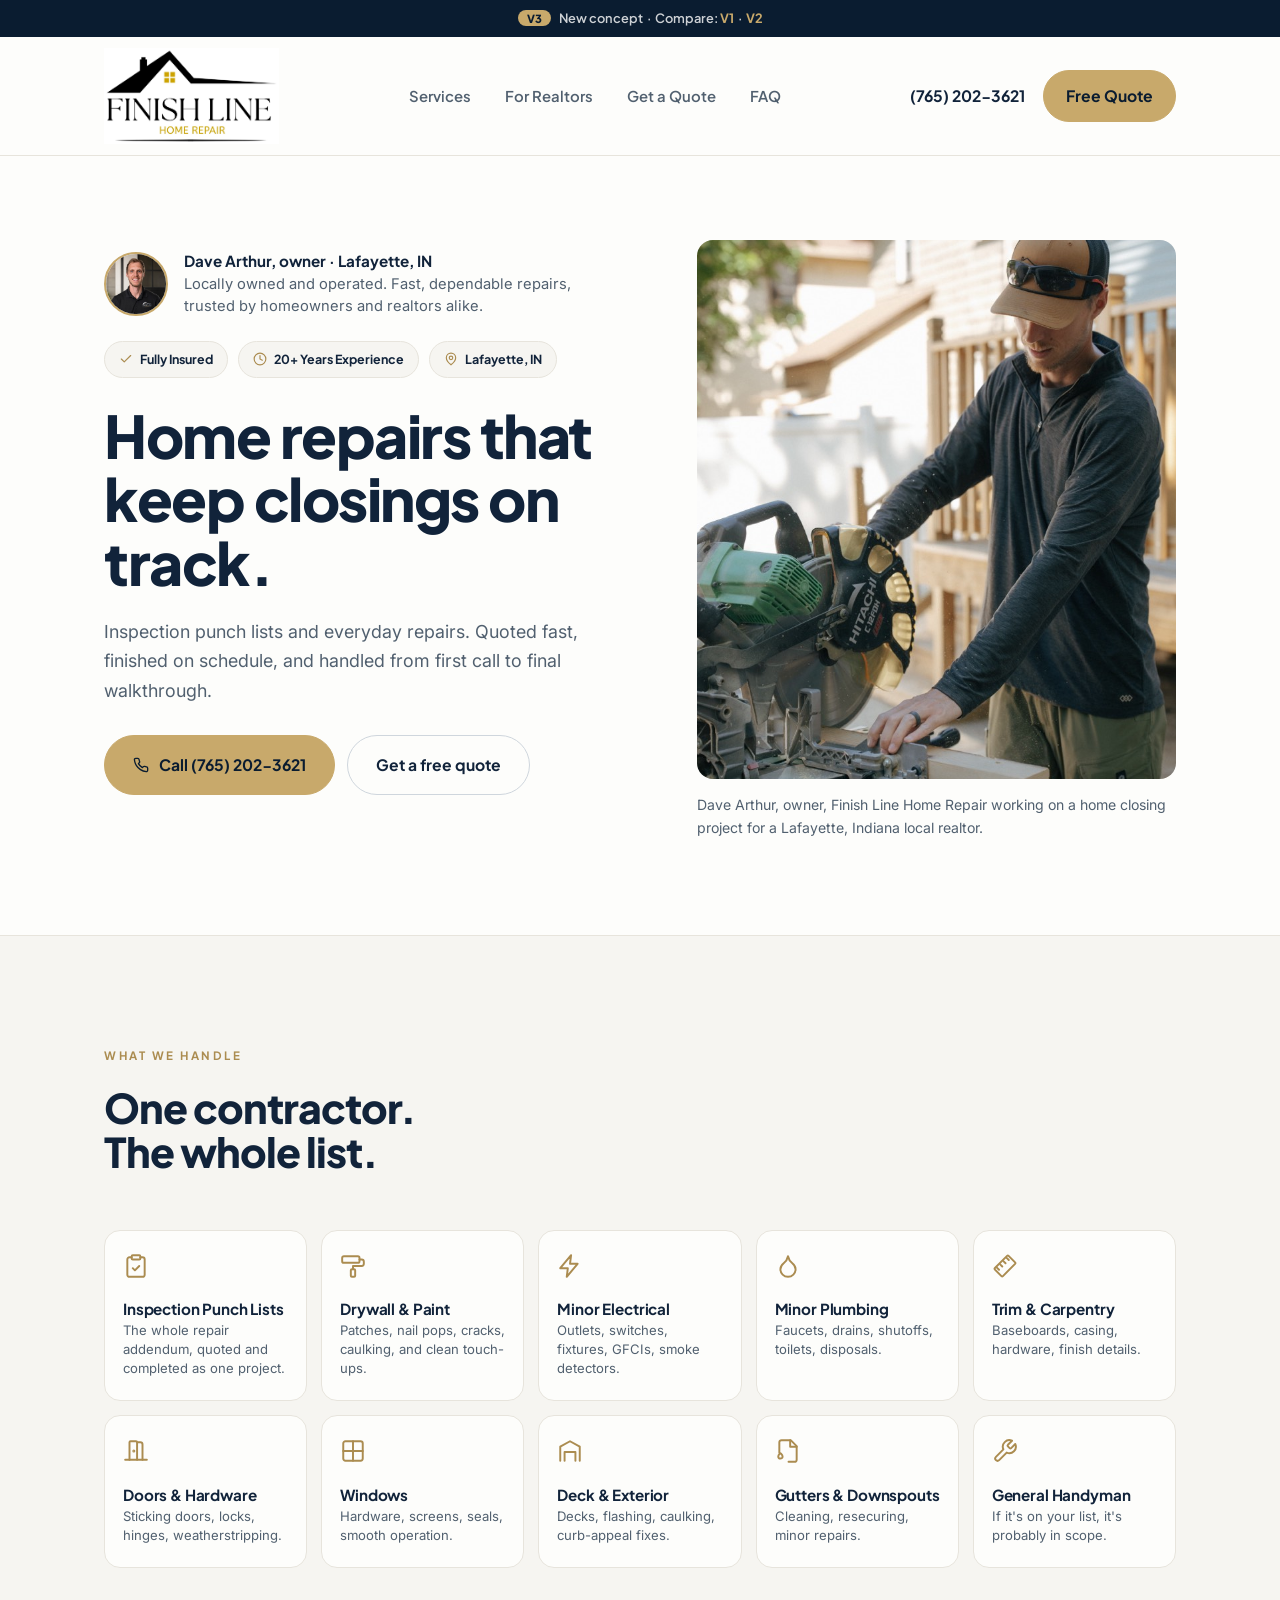
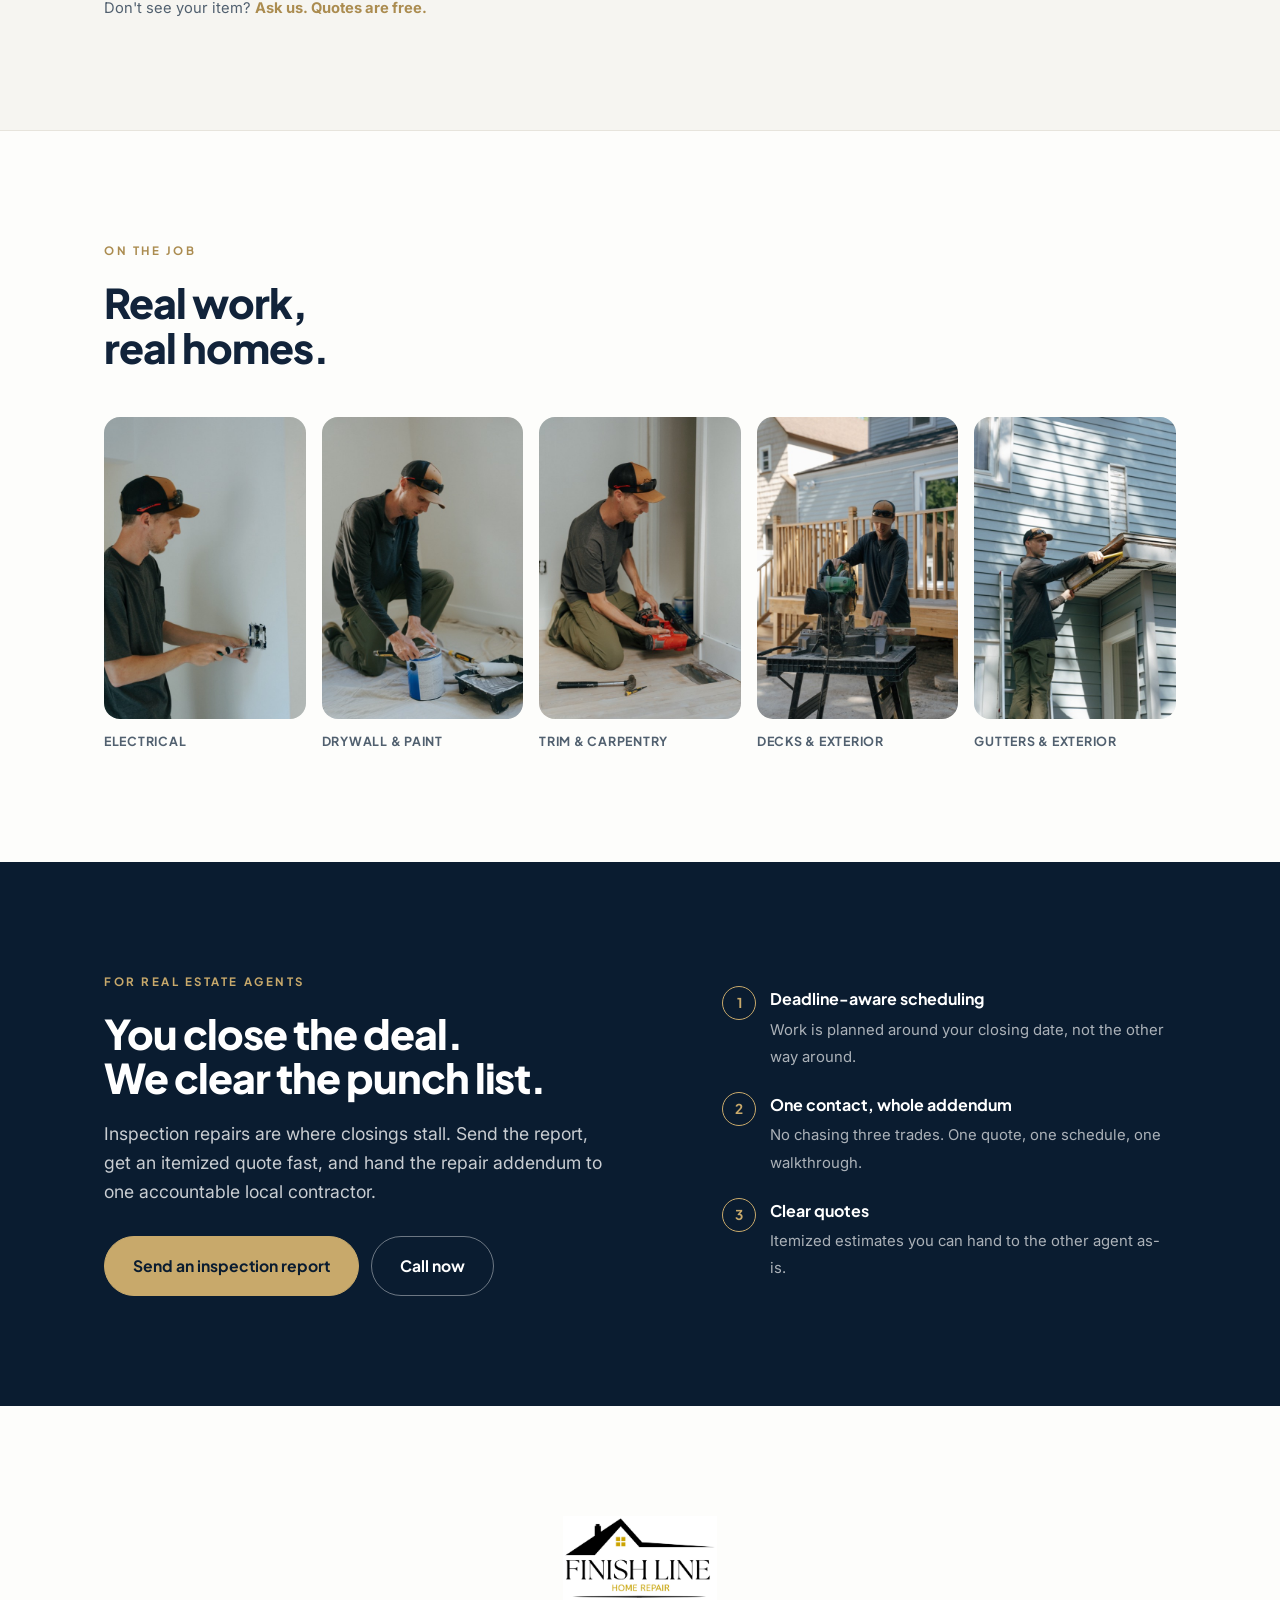
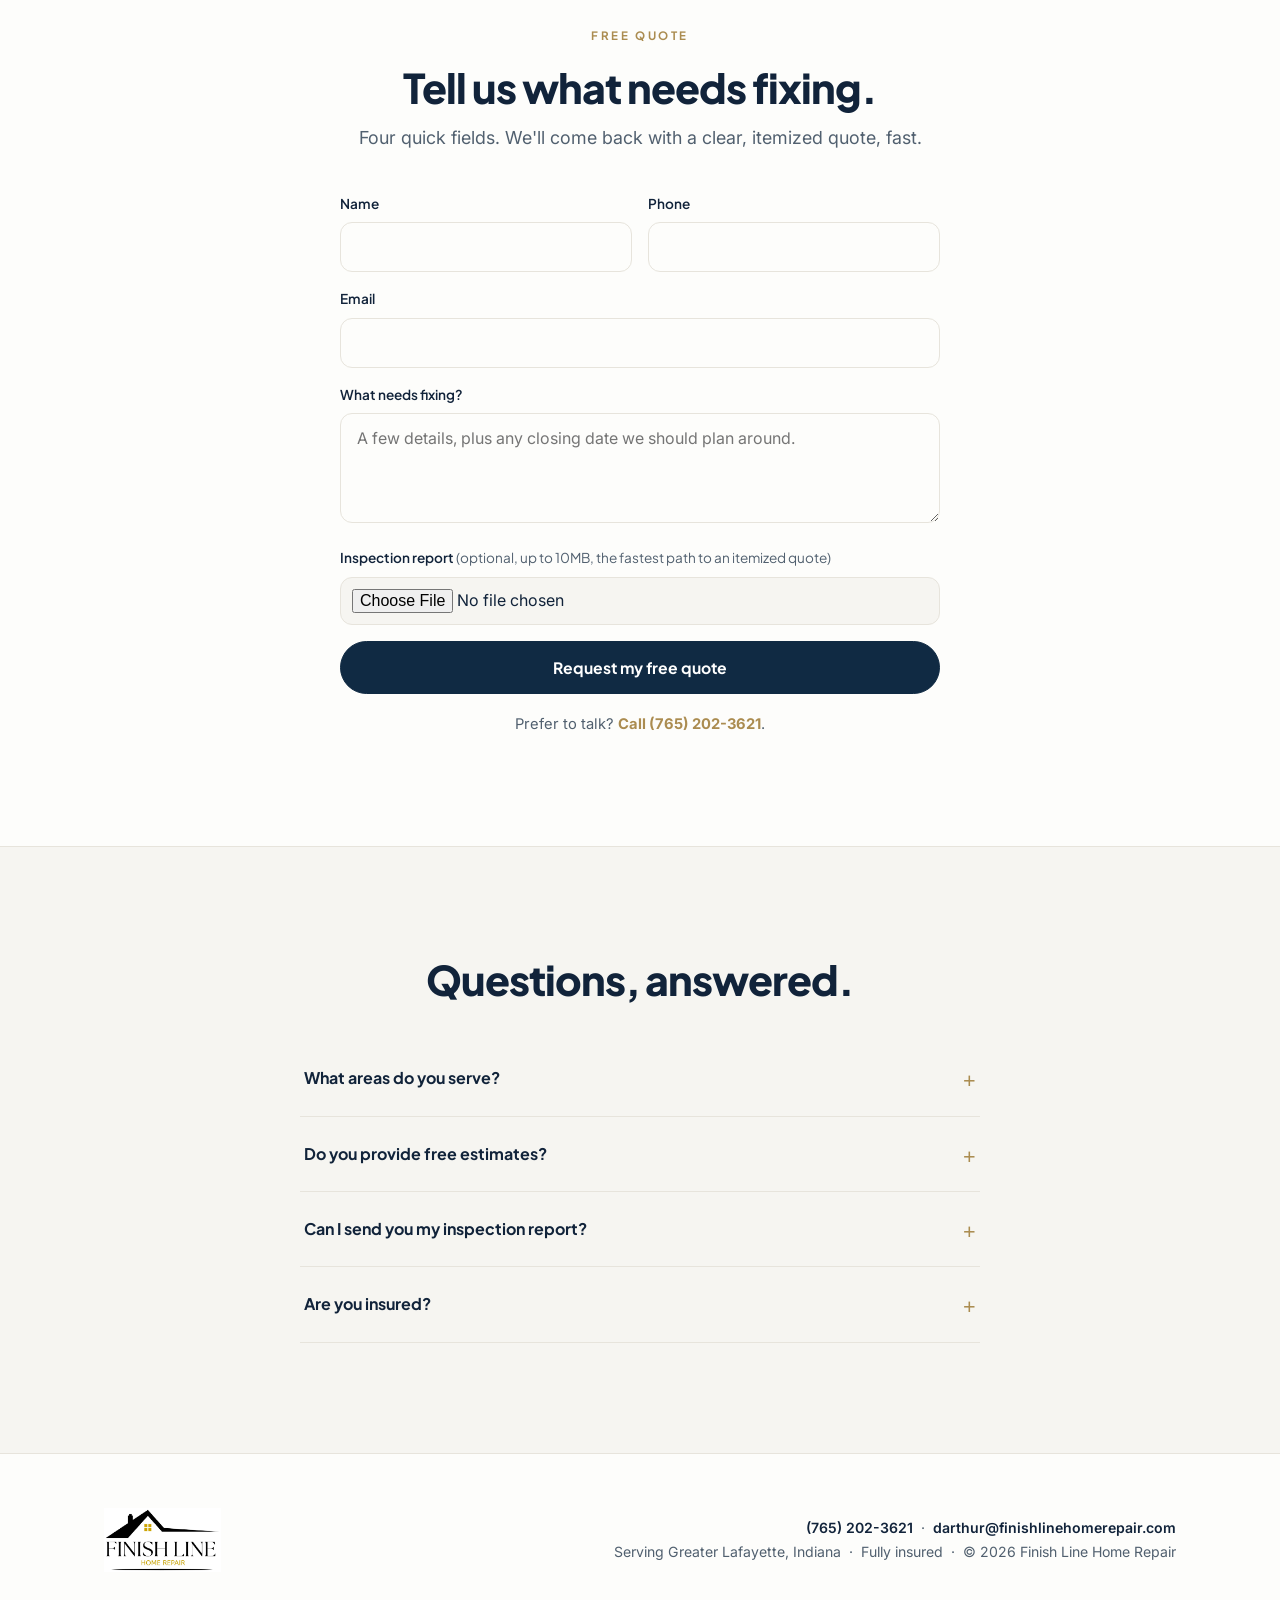
<file: v3/index.html>
<!DOCTYPE html>
<html lang="en">
<head>
  <meta charset="UTF-8" />
  <meta name="viewport" content="width=device-width, initial-scale=1.0" />
  <title>Finish Line Home Repair | Lafayette, IN Handyman &amp; Inspection Repairs</title>
  <meta name="description" content="Inspection punch lists and home repairs in Lafayette &amp; West Lafayette, IN, handled by one trusted local owner. Call (765) 202-3621 or request a free, itemized quote." />
  <meta name="robots" content="noindex, follow" />
  <link rel="canonical" href="https://finishlinehomerepair.com/" />
  <meta name="theme-color" content="#0a1c30" />
  <meta property="og:type" content="website" />
  <meta property="og:title" content="Finish Line Home Repair | Lafayette, IN Handyman &amp; Inspection Repairs" />
  <meta property="og:description" content="Realtor-trusted inspection repairs and punch-list services that keep closings on track. Owner-operated, fully insured, serving Greater Lafayette, Indiana." />
  <meta property="og:image" content="../assets/headshot.jpg" />
  <link rel="icon" href="../assets/logo.jpg" />
  <link rel="apple-touch-icon" href="../assets/logo.jpg" />
  <link rel="preconnect" href="https://fonts.googleapis.com" />
  <link rel="preconnect" href="https://fonts.gstatic.com" crossorigin />
  <link href="https://fonts.googleapis.com/css2?family=Plus+Jakarta+Sans:wght@600;700;800&family=Inter:wght@400;500;600&display=swap" rel="stylesheet" />
  <link rel="stylesheet" href="css/styles.css?v=6" />

  <script type="application/ld+json">
  {
    "@context": "https://schema.org",
    "@type": "HomeAndConstructionBusiness",
    "name": "Finish Line Home Repair",
    "description": "Owner-operated home repair and inspection punch-list services in Lafayette and West Lafayette, Indiana, focused on keeping real-estate closings on track.",
    "image": "../assets/logo.jpg",
    "url": "https://dealerplateguy.github.io/finish-line-home-repair/v3/",
    "telephone": "+1-765-202-3621",
    "email": "darthur@finishlinehomerepair.com",
    "founder": { "@type": "Person", "name": "Dave Arthur" },
    "priceRange": "$$",
    "areaServed": [
      { "@type": "City", "name": "Lafayette, Indiana" },
      { "@type": "City", "name": "West Lafayette, Indiana" },
      { "@type": "City", "name": "Dayton, Indiana" },
      { "@type": "City", "name": "Rossville, Indiana" },
      { "@type": "City", "name": "Brookston, Indiana" },
      { "@type": "City", "name": "Battle Ground, Indiana" }
    ],
    "address": { "@type": "PostalAddress", "addressLocality": "Lafayette", "addressRegion": "IN", "addressCountry": "US" },
    "slogan": "Home repairs that keep closings on track."
  }
  </script>
  <script type="application/ld+json">
  {
    "@context": "https://schema.org",
    "@type": "FAQPage",
    "mainEntity": [
      { "@type": "Question", "name": "What areas do you serve?", "acceptedAnswer": { "@type": "Answer", "text": "Lafayette, West Lafayette, Dayton, Rossville, Brookston, Battle Ground, and surrounding Indiana communities." } },
      { "@type": "Question", "name": "Do you provide free estimates?", "acceptedAnswer": { "@type": "Answer", "text": "Yes. Every repair and punch-list quote is free and itemized." } },
      { "@type": "Question", "name": "Can I send you my inspection report?", "acceptedAnswer": { "@type": "Answer", "text": "Yes. Attach it to the quote form for the fastest itemized estimate." } },
      { "@type": "Question", "name": "Are you insured?", "acceptedAnswer": { "@type": "Answer", "text": "Yes. Fully insured for residential repair services, with 20+ years of hands-on experience." } }
    ]
  }
  </script>
</head>
<body>

  <!-- Version toggle (preview only) -->
  <div class="version-bar">
    <span class="tag">V3</span> New concept &nbsp;·&nbsp; Compare: <a href="../index.html">V1</a> &nbsp;·&nbsp; <a href="../v2/index.html">V2</a>
  </div>

  <!-- ============ HEADER ============ -->
  <header class="site-header">
    <div class="container nav">
      <a href="#" class="nav-logo" aria-label="Finish Line Home Repair">
        <img src="../assets/logo.jpg" alt="Finish Line Home Repair logo" />
      </a>
      <nav aria-label="Primary">
        <ul class="nav-links">
          <li><a href="#services">Services</a></li>
          <li><a href="#realtors">For Realtors</a></li>
          <li><a href="#quote">Get a Quote</a></li>
          <li><a href="#faq">FAQ</a></li>
        </ul>
      </nav>
      <div class="nav-right">
        <a class="nav-phone" href="tel:+17652023621">(765) 202-3621</a>
        <a class="btn btn-gold nav-cta" href="#quote">Free Quote</a>
        <a class="btn btn-gold mobile-call" href="tel:+17652023621">
          <svg width="15" height="15" viewBox="0 0 24 24" fill="none" stroke="currentColor" stroke-width="2" stroke-linecap="round" stroke-linejoin="round"><path d="M22 16.92v3a2 2 0 0 1-2.18 2 19.79 19.79 0 0 1-8.63-3.07 19.5 19.5 0 0 1-6-6 19.79 19.79 0 0 1-3.07-8.67A2 2 0 0 1 4.11 2h3a2 2 0 0 1 2 1.72c.127.96.361 1.903.7 2.81a2 2 0 0 1-.45 2.11L8.09 9.91a16 16 0 0 0 6 6l1.27-1.27a2 2 0 0 1 2.11-.45c.907.339 1.85.573 2.81.7A2 2 0 0 1 22 16.92z"/></svg>
          Call
        </a>
      </div>
    </div>
  </header>

  <!-- ============ HERO ============ -->
  <section class="hero">
    <div class="container">
      <div class="hero-grid">
        <div>
          <!-- compact owner row: on mobile this jumps ABOVE the headline -->
          <div class="owner-row">
            <div class="avatar"><img src="../assets/dave-headshot.jpg" alt="Dave Arthur, owner of Finish Line Home Repair" /></div>
            <div class="txt">
              <strong>Dave Arthur, owner &middot; Lafayette, IN</strong>
              Locally owned and operated. Fast, dependable repairs, trusted by homeowners and realtors alike.
            </div>
          </div>

          <div class="hero-badges" aria-label="Credentials">
            <span class="badge-chip"><svg viewBox="0 0 24 24" fill="none" stroke="currentColor" stroke-width="2" stroke-linecap="round" stroke-linejoin="round"><path d="M20 6 9 17l-5-5"/></svg> Fully Insured</span>
            <span class="badge-chip"><svg viewBox="0 0 24 24" fill="none" stroke="currentColor" stroke-width="2" stroke-linecap="round" stroke-linejoin="round"><circle cx="12" cy="12" r="10"/><polyline points="12 6 12 12 16 14"/></svg> 20+ Years Experience</span>
            <span class="badge-chip"><svg viewBox="0 0 24 24" fill="none" stroke="currentColor" stroke-width="2" stroke-linecap="round" stroke-linejoin="round"><path d="M20 10c0 6-8 12-8 12s-8-6-8-12a8 8 0 0 1 16 0Z"/><circle cx="12" cy="10" r="3"/></svg> Lafayette, IN</span>
          </div>

          <h1>Home repairs that keep closings on track.</h1>
          <p class="sub">Inspection punch lists and everyday repairs. Quoted fast, finished on schedule, and handled from first call to final walkthrough.</p>
          <div class="btn-row">
            <a href="tel:+17652023621" class="btn btn-gold">
              <svg width="16" height="16" viewBox="0 0 24 24" fill="none" stroke="currentColor" stroke-width="2" stroke-linecap="round" stroke-linejoin="round"><path d="M22 16.92v3a2 2 0 0 1-2.18 2 19.79 19.79 0 0 1-8.63-3.07 19.5 19.5 0 0 1-6-6 19.79 19.79 0 0 1-3.07-8.67A2 2 0 0 1 4.11 2h3a2 2 0 0 1 2 1.72c.127.96.361 1.903.7 2.81a2 2 0 0 1-.45 2.11L8.09 9.91a16 16 0 0 0 6 6l1.27-1.27a2 2 0 0 1 2.11-.45c.907.339 1.85.573 2.81.7A2 2 0 0 1 22 16.92z"/></svg>
              Call (765) 202-3621
            </a>
            <a href="#quote" class="btn btn-line">Get a free quote</a>
          </div>
        </div>

        <div class="hero-media">
          <div class="frame"><img src="../assets/hero-work.jpg" alt="Dave Arthur cutting trim on the job in Lafayette, Indiana" /></div>
          <div class="caption"><span class="dotline">Dave Arthur, owner, Finish Line Home Repair working on a home closing project for a Lafayette, Indiana local realtor.</span></div>
        </div>
      </div>
    </div>
  </section>

  <!-- ============ SERVICES ============ -->
  <section class="services" id="services">
    <div class="container">
      <div class="head">
        <span class="eyebrow">What We Handle</span>
        <h2>One contractor.<br />The whole list.</h2>
      </div>
      <div class="svc-grid">
        <div class="svc">
          <svg viewBox="0 0 24 24" fill="none" stroke="currentColor" stroke-width="1.8" stroke-linecap="round" stroke-linejoin="round"><rect x="8" y="2" width="8" height="4" rx="1"/><path d="M16 4h2a2 2 0 0 1 2 2v14a2 2 0 0 1-2 2H6a2 2 0 0 1-2-2V6a2 2 0 0 1 2-2h2"/><path d="m9 14 2 2 4-4"/></svg>
          <h3>Inspection Punch Lists</h3>
          <p>The whole repair addendum, quoted and completed as one project.</p>
        </div>
        <div class="svc">
          <svg viewBox="0 0 24 24" fill="none" stroke="currentColor" stroke-width="1.8" stroke-linecap="round" stroke-linejoin="round"><rect x="2" y="3" width="16" height="6" rx="1.5"/><path d="M18 6h2a2 2 0 0 1 2 2v2a2 2 0 0 1-2 2h-8v3"/><rect x="10" y="15" width="4" height="7" rx="1"/></svg>
          <h3>Drywall &amp; Paint</h3>
          <p>Patches, nail pops, cracks, caulking, and clean touch-ups.</p>
        </div>
        <div class="svc">
          <svg viewBox="0 0 24 24" fill="none" stroke="currentColor" stroke-width="1.8" stroke-linecap="round" stroke-linejoin="round"><path d="M13 2 3 14h7l-1 8 10-12h-7l1-8z"/></svg>
          <h3>Minor Electrical</h3>
          <p>Outlets, switches, fixtures, GFCIs, smoke detectors.</p>
        </div>
        <div class="svc">
          <svg viewBox="0 0 24 24" fill="none" stroke="currentColor" stroke-width="1.8" stroke-linecap="round" stroke-linejoin="round"><path d="M12 22a7 7 0 0 0 7-7c0-2-1-3.9-3-5.5s-3.5-4-4-6.5c-.5 2.5-2 4.9-4 6.5C6 11.1 5 13 5 15a7 7 0 0 0 7 7z"/></svg>
          <h3>Minor Plumbing</h3>
          <p>Faucets, drains, shutoffs, toilets, disposals.</p>
        </div>
        <div class="svc">
          <svg viewBox="0 0 24 24" fill="none" stroke="currentColor" stroke-width="1.8" stroke-linecap="round" stroke-linejoin="round"><path d="M21.3 8.7 15.3 2.7a1 1 0 0 0-1.4 0l-11.2 11.2a1 1 0 0 0 0 1.4l6 6a1 1 0 0 0 1.4 0L21.3 10a1 1 0 0 0 0-1.4Z"/><path d="m7.5 10.5 2 2"/><path d="m10.5 7.5 2 2"/><path d="m13.5 4.5 2 2"/><path d="m4.5 13.5 2 2"/></svg>
          <h3>Trim &amp; Carpentry</h3>
          <p>Baseboards, casing, hardware, finish details.</p>
        </div>
        <div class="svc">
          <svg viewBox="0 0 24 24" fill="none" stroke="currentColor" stroke-width="1.8" stroke-linecap="round" stroke-linejoin="round"><path d="M13 4h3a2 2 0 0 1 2 2v14"/><path d="M2 20h20"/><path d="M13 20V4a1 1 0 0 0-1-1H7a1 1 0 0 0-1 1v16"/><circle cx="10" cy="12" r=".5" fill="currentColor"/></svg>
          <h3>Doors &amp; Hardware</h3>
          <p>Sticking doors, locks, hinges, weatherstripping.</p>
        </div>
        <div class="svc">
          <svg viewBox="0 0 24 24" fill="none" stroke="currentColor" stroke-width="1.8" stroke-linecap="round" stroke-linejoin="round"><rect x="3" y="3" width="18" height="18" rx="2"/><path d="M12 3v18"/><path d="M3 12h18"/></svg>
          <h3>Windows</h3>
          <p>Hardware, screens, seals, smooth operation.</p>
        </div>
        <div class="svc">
          <svg viewBox="0 0 24 24" fill="none" stroke="currentColor" stroke-width="1.8" stroke-linecap="round" stroke-linejoin="round"><path d="M3 21V8l9-5 9 5v13"/><path d="M7 21v-8h10v8"/></svg>
          <h3>Deck &amp; Exterior</h3>
          <p>Decks, flashing, caulking, curb-appeal fixes.</p>
        </div>
        <div class="svc">
          <svg viewBox="0 0 24 24" fill="none" stroke="currentColor" stroke-width="1.8" stroke-linecap="round" stroke-linejoin="round"><path d="M4 13.5V4a2 2 0 0 1 2-2h8.5L20 7.5V20a2 2 0 0 1-2 2h-5.5"/><path d="M14 2v6h6"/><path d="M3 17c0 1.5 1 2 2 2s2-.5 2-2-1-2-2-3c-1 1-2 1.5-2 3z"/></svg>
          <h3>Gutters &amp; Downspouts</h3>
          <p>Cleaning, resecuring, minor repairs.</p>
        </div>
        <div class="svc">
          <svg viewBox="0 0 24 24" fill="none" stroke="currentColor" stroke-width="1.8" stroke-linecap="round" stroke-linejoin="round"><path d="M14.7 6.3a1 1 0 0 0 0 1.4l1.6 1.6a1 1 0 0 0 1.4 0l3.77-3.77a6 6 0 0 1-7.94 7.94l-6.91 6.91a2.12 2.12 0 0 1-3-3l6.91-6.91a6 6 0 0 1 7.94-7.94l-3.76 3.76z"/></svg>
          <h3>General Handyman</h3>
          <p>If it's on your list, it's probably in scope.</p>
        </div>
      </div>
      <p class="svc-note">Don't see your item? <a href="#quote">Ask us. Quotes are free.</a></p>
    </div>
  </section>

  <!-- ============ ON THE JOB (photos) ============ -->
  <section class="onjob" id="work">
    <div class="container">
      <div class="head">
        <span class="eyebrow">On the Job</span>
        <h2>Real work,<br />real homes.</h2>
      </div>
      <div class="job-grid">
        <figure class="job"><div class="ph"><img src="../assets/work-electrical.jpg" alt="Dave Arthur replacing an electrical switch" loading="lazy" width="546" height="820" /></div><figcaption>Electrical</figcaption></figure>
        <figure class="job"><div class="ph"><img src="../assets/work-paint.jpg" alt="Dave Arthur prepping paint for an interior touch-up" loading="lazy" width="546" height="820" /></div><figcaption>Drywall &amp; paint</figcaption></figure>
        <figure class="job"><div class="ph"><img src="../assets/work-carpentry.jpg" alt="Dave Arthur nailing door trim with a nail gun" loading="lazy" width="546" height="820" /></div><figcaption>Trim &amp; carpentry</figcaption></figure>
        <figure class="job"><div class="ph"><img src="../assets/work-deck.jpg" alt="Dave Arthur cutting boards on a miter saw at a deck build" loading="lazy" width="546" height="820" /></div><figcaption>Decks &amp; exterior</figcaption></figure>
        <figure class="job"><div class="ph"><img src="../assets/work-exterior.jpg" alt="Dave Arthur measuring a soffit from a ladder" loading="lazy" width="546" height="820" /></div><figcaption>Gutters &amp; exterior</figcaption></figure>
      </div>
    </div>
  </section>

  <!-- ============ FOR REALTORS ============ -->
  <section class="realtor" id="realtors">
    <div class="container">
      <div class="realtor-grid">
        <div>
          <span class="eyebrow">For Real Estate Agents</span>
          <h2>You close the deal.<br />We clear the punch list.</h2>
          <p class="lead-line">Inspection repairs are where closings stall. Send the report, get an itemized quote fast, and hand the repair addendum to one accountable local contractor.</p>
          <div class="btn-row">
            <a href="#quote" class="btn btn-gold">Send an inspection report</a>
            <a href="tel:+17652023621" class="btn btn-line-light">Call now</a>
          </div>
        </div>
        <ul class="r-list">
          <li><span class="n">1</span><div><strong>Deadline-aware scheduling</strong><span>Work is planned around your closing date, not the other way around.</span></div></li>
          <li><span class="n">2</span><div><strong>One contact, whole addendum</strong><span>No chasing three trades. One quote, one schedule, one walkthrough.</span></div></li>
          <li><span class="n">3</span><div><strong>Clear quotes</strong><span>Itemized estimates you can hand to the other agent as-is.</span></div></li>
        </ul>
      </div>
    </div>
  </section>

  <!-- ============ QUOTE ============ -->
  <section class="quote" id="quote">
    <div class="container">
      <div class="wrap">
        <img src="../assets/logo.jpg" alt="Finish Line Home Repair" style="height:84px;width:auto;margin:0 auto 26px;" />
        <span class="eyebrow">Free Quote</span>
        <h2>Tell us what needs fixing.</h2>
        <p class="sub" style="margin:14px auto 0;">Four quick fields. We'll come back with a clear, itemized quote, fast.</p>

        <!-- FormSubmit (formsubmit.co), same wiring as production; no account
             needed, delivers to the address in the action URL after activation. -->
        <form action="https://formsubmit.co/darthur@finishlinehomerepair.com" method="POST" enctype="multipart/form-data">
          <input type="hidden" name="_subject" value="New quote request from finishlinehomerepair.com" />
          <input type="hidden" name="_template" value="table" />
          <input type="hidden" name="_captcha" value="false" />
          <input type="hidden" name="_next" value="https://finishlinehomerepair.com/thank-you.html" />
          <input type="text" name="_honey" style="display:none" tabindex="-1" autocomplete="off" />
          <div class="f2">
            <div class="field"><label for="name">Name</label><input id="name" name="name" type="text" required autocomplete="name" /></div>
            <div class="field"><label for="phone">Phone</label><input id="phone" name="phone" type="tel" required autocomplete="tel" /></div>
          </div>
          <div class="field"><label for="email">Email</label><input id="email" name="email" type="email" required autocomplete="email" /></div>
          <div class="field"><label for="desc">What needs fixing?</label><textarea id="desc" name="repair_description" required placeholder="A few details, plus any closing date we should plan around."></textarea></div>
          <div class="field"><label for="report">Inspection report <span class="opt">(optional, up to 10MB, the fastest path to an itemized quote)</span></label><input id="report" name="inspection_report" type="file" accept=".pdf,.doc,.docx,.jpg,.jpeg,.png" /></div>
          <button type="submit" class="btn btn-ink">Request my free quote</button>
        </form>
        <p class="alt">Prefer to talk? <a href="tel:+17652023621">Call (765) 202-3621</a>.</p>
      </div>
    </div>
  </section>

  <!-- ============ FAQ ============ -->
  <section class="faq" id="faq">
    <div class="container">
      <div class="wrap">
        <h2>Questions, answered.</h2>
        <details>
          <summary>What areas do you serve? <span class="x">+</span></summary>
          <div class="a">Lafayette, West Lafayette, Dayton, Rossville, Brookston, Battle Ground, and surrounding Indiana communities.</div>
        </details>
        <details>
          <summary>Do you provide free estimates? <span class="x">+</span></summary>
          <div class="a">Yes. Every repair and punch-list quote is free and itemized.</div>
        </details>
        <details>
          <summary>Can I send you my inspection report? <span class="x">+</span></summary>
          <div class="a">Yes. Attach it to the quote form above for the fastest itemized estimate.</div>
        </details>
        <details>
          <summary>Are you insured? <span class="x">+</span></summary>
          <div class="a">Yes. Fully insured for residential repair services, with 20+ years of hands-on experience.</div>
        </details>
      </div>
    </div>
  </section>

  <!-- ============ FOOTER ============ -->
  <footer class="site-footer">
    <div class="container foot">
      <div class="brand"><img src="../assets/logo.jpg" alt="Finish Line Home Repair" /></div>
      <div class="meta">
        <a href="tel:+17652023621">(765) 202-3621</a> &nbsp;·&nbsp; <a href="mailto:darthur@finishlinehomerepair.com">darthur@finishlinehomerepair.com</a><br />
        Serving Greater Lafayette, Indiana &nbsp;·&nbsp; Fully insured &nbsp;·&nbsp; &copy; <span data-year>2026</span> Finish Line Home Repair
      </div>
    </div>
  </footer>

  <!-- Sticky thumb-reach call bar (mobile) -->
  <div class="callbar">
    <a class="c" href="tel:+17652023621">Call now</a>
    <a class="q" href="#quote">Free quote</a>
  </div>

  <script>
    document.querySelectorAll('[data-year]').forEach(function(el){ el.textContent = new Date().getFullYear(); });
  </script>
</body>
</html>
</file>
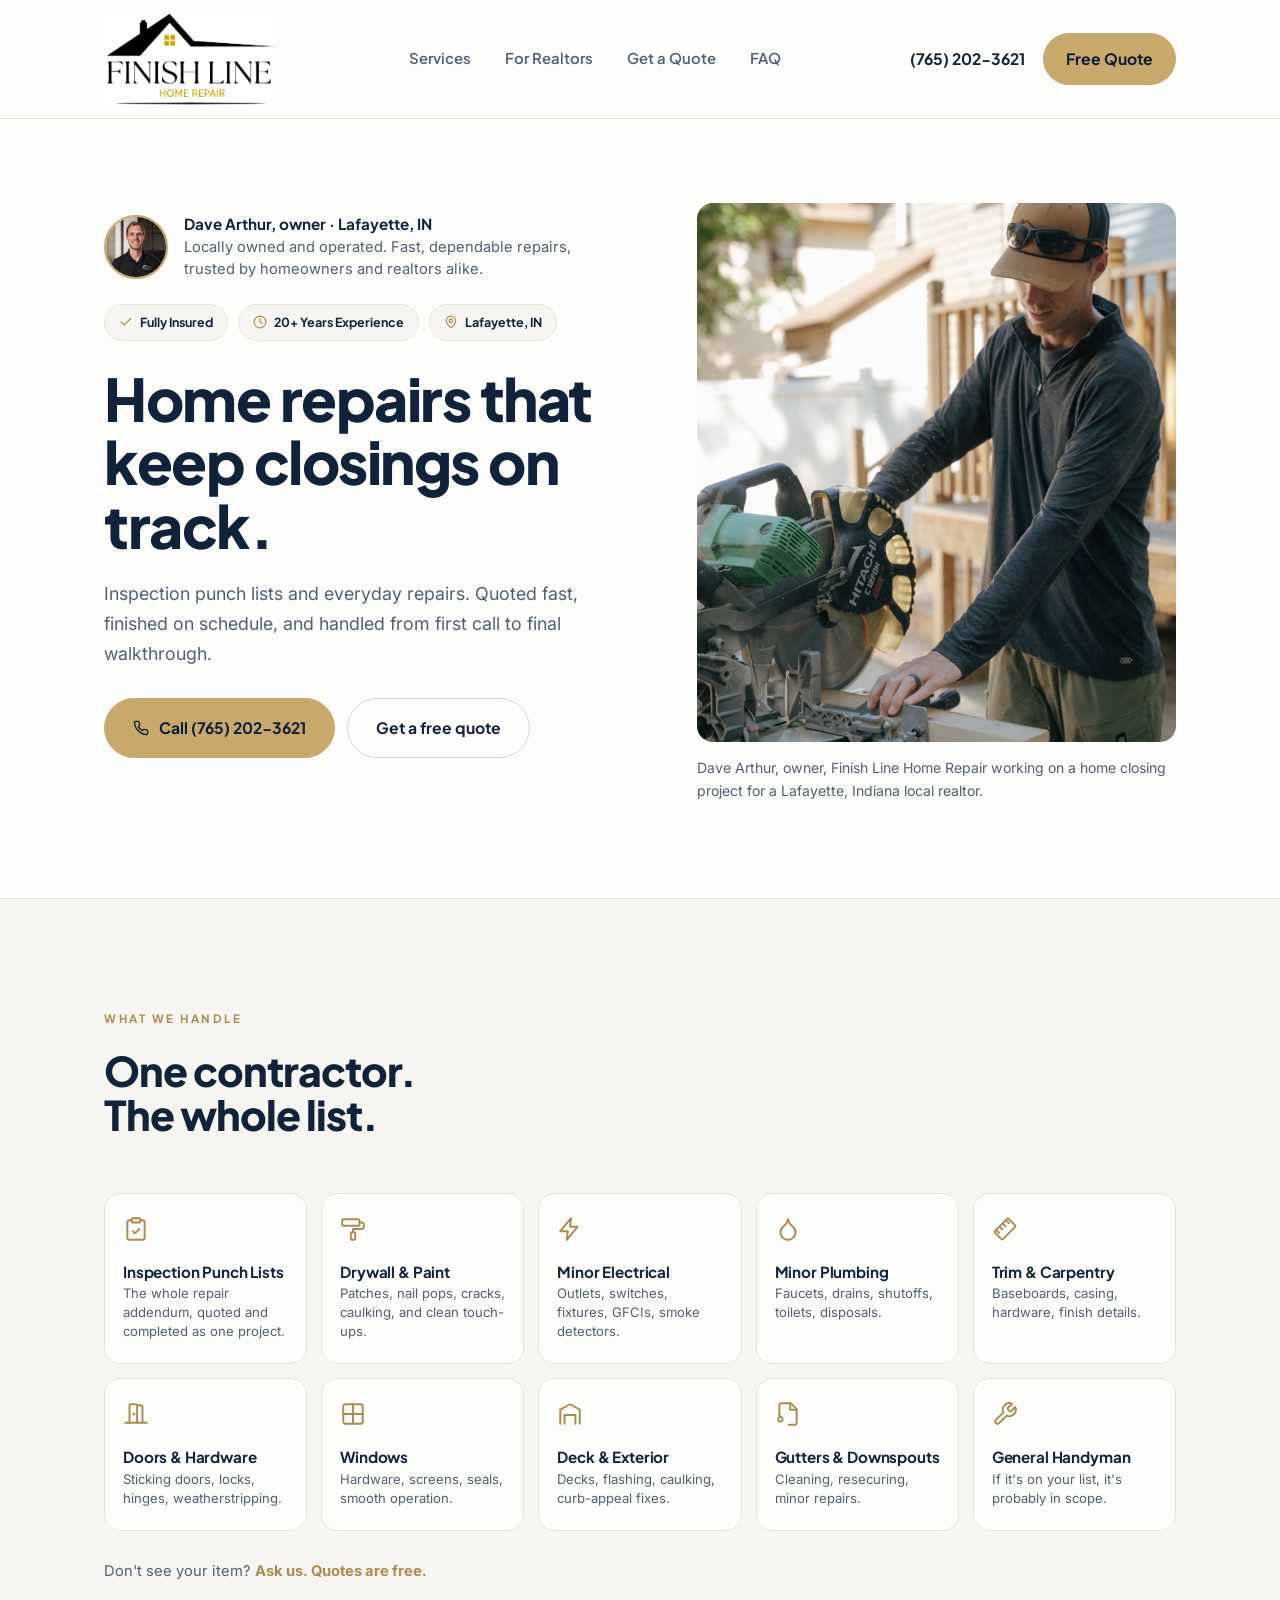
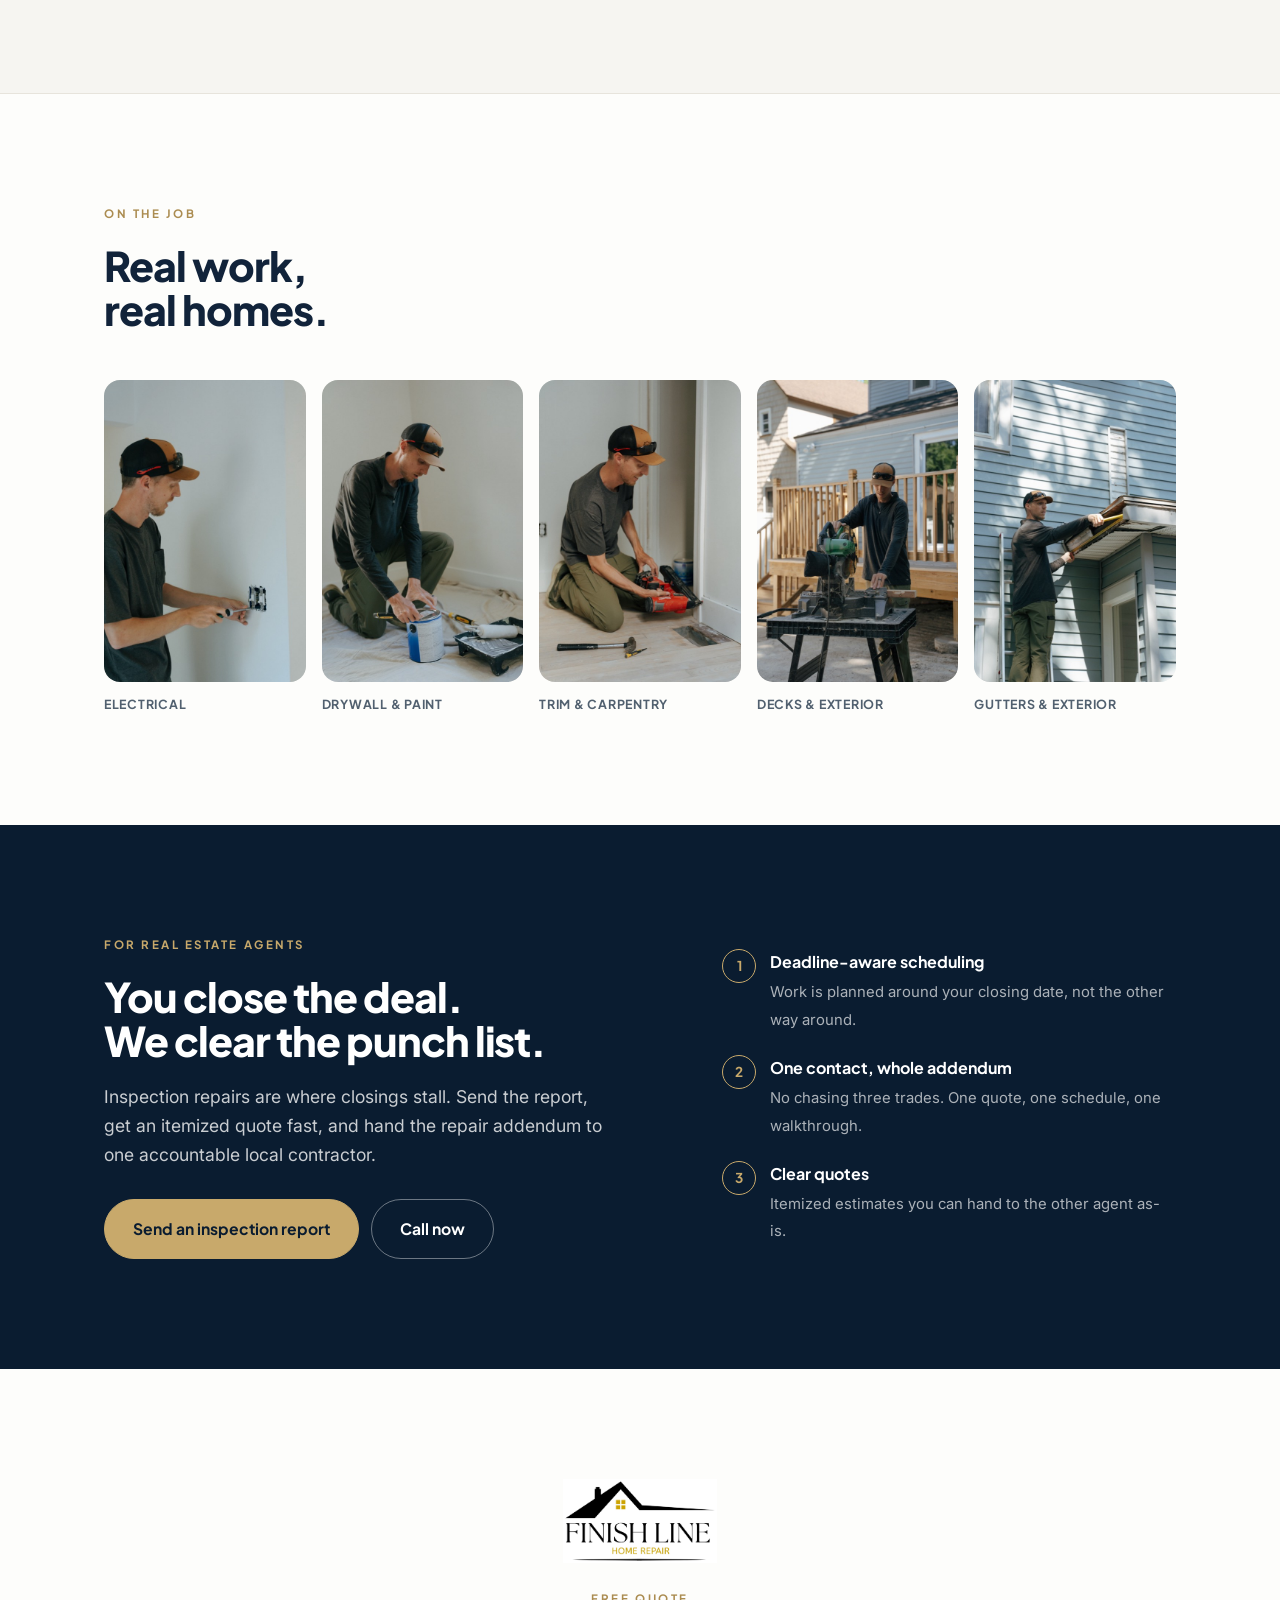
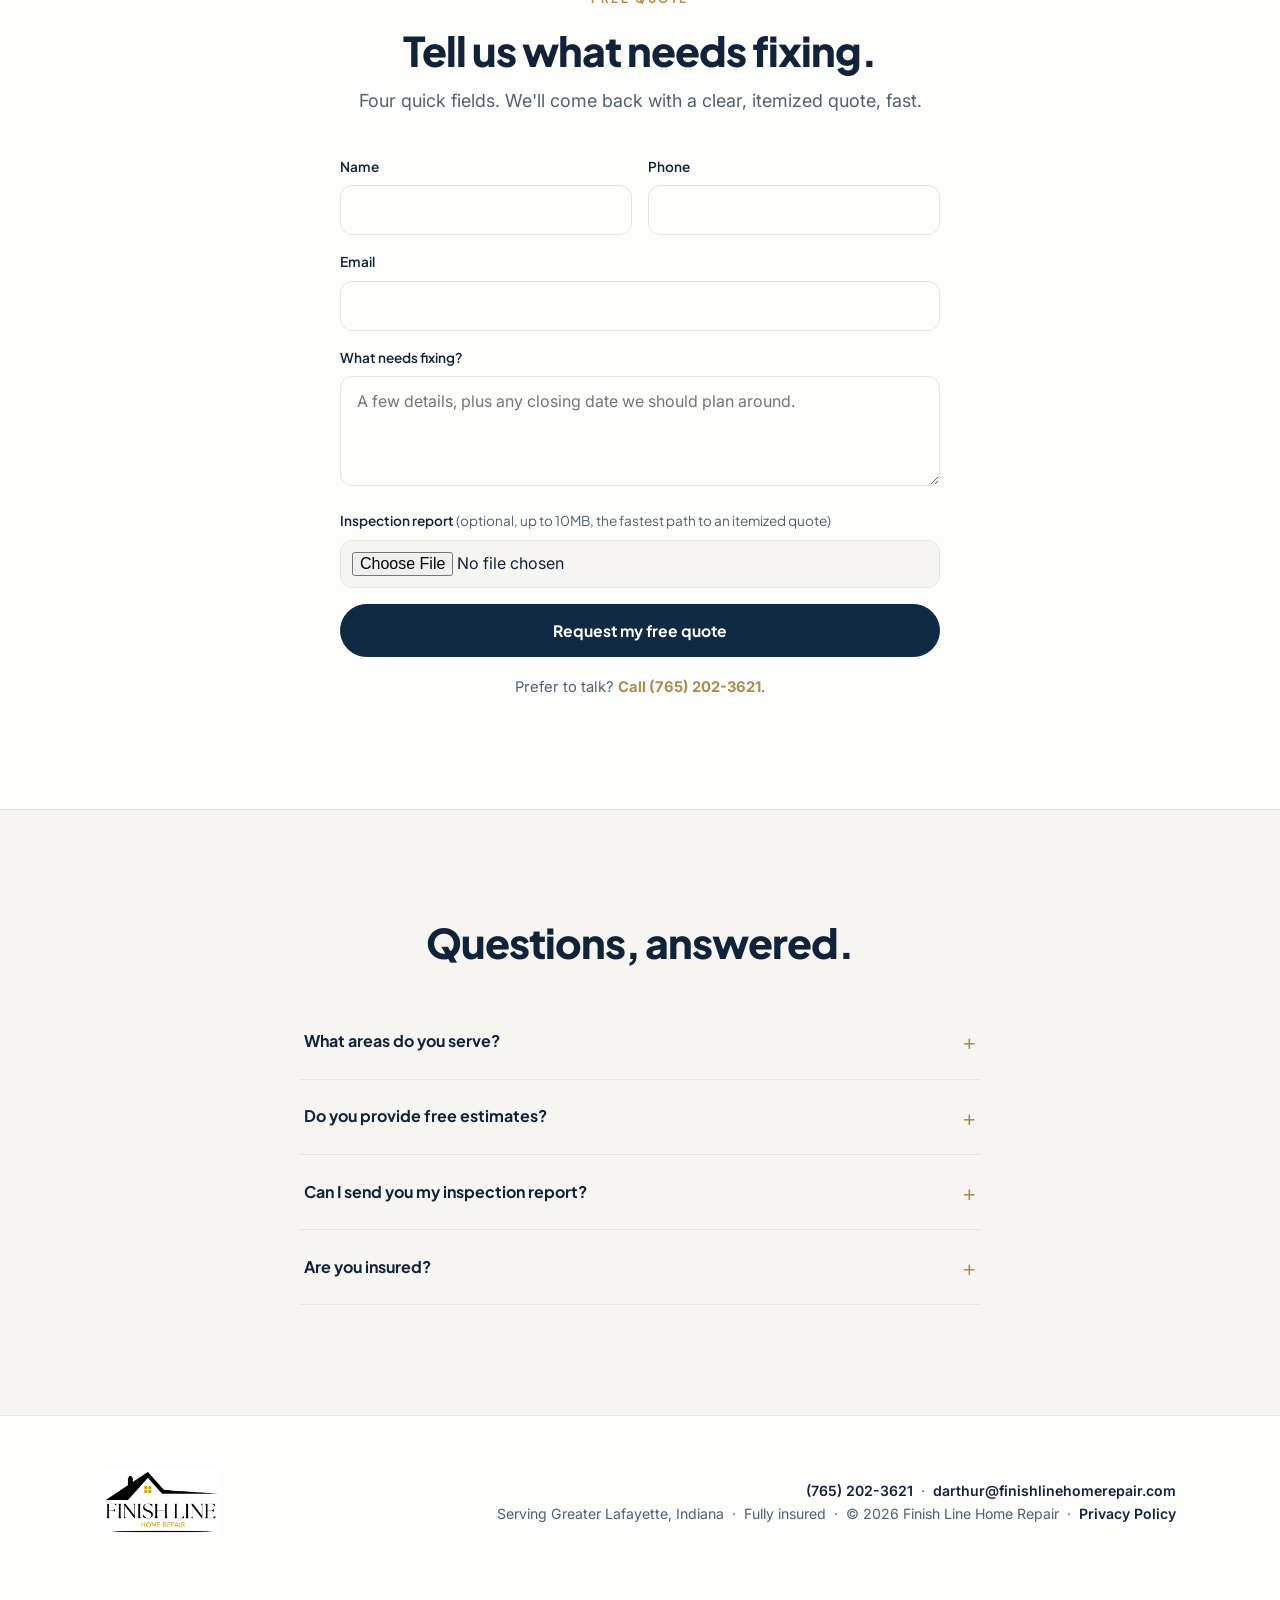
<file: production/public/index.html>
<!DOCTYPE html>
<html lang="en">
<head>
  <meta charset="UTF-8" />
  <meta name="viewport" content="width=device-width, initial-scale=1.0" />
  <title>Finish Line Home Repair | Lafayette, IN Handyman &amp; Inspection Repairs</title>
  <meta name="description" content="Inspection punch lists and home repairs in Lafayette &amp; West Lafayette, IN, handled by one trusted local owner. Call (765) 202-3621 or request a free, itemized quote." />
  <link rel="canonical" href="https://finishlinehomerepair.com/" />
  <meta name="theme-color" content="#0a1c30" />
  <meta property="og:type" content="website" />
  <meta property="og:title" content="Finish Line Home Repair | Lafayette, IN Handyman &amp; Inspection Repairs" />
  <meta property="og:description" content="Realtor-trusted inspection repairs and punch-list services that keep closings on track. Owner-operated, fully insured, serving Greater Lafayette, Indiana." />
  <meta property="og:image" content="https://finishlinehomerepair.com/assets/dave-portrait.jpg" />
  <link rel="icon" href="assets/logo.jpg" />
  <link rel="apple-touch-icon" href="assets/logo.jpg" />
  <link rel="preconnect" href="https://fonts.googleapis.com" />
  <link rel="preconnect" href="https://fonts.gstatic.com" crossorigin />
  <link href="https://fonts.googleapis.com/css2?family=Plus+Jakarta+Sans:wght@600;700;800&family=Inter:wght@400;500;600&display=swap" rel="stylesheet" />
  <link rel="stylesheet" href="css/styles.css?v=6" />

  <script type="application/ld+json">
  {
    "@context": "https://schema.org",
    "@type": "HomeAndConstructionBusiness",
    "name": "Finish Line Home Repair",
    "description": "Owner-operated home repair and inspection punch-list services in Lafayette and West Lafayette, Indiana, focused on keeping real-estate closings on track.",
    "image": "https://finishlinehomerepair.com/assets/logo.jpg",
    "url": "https://finishlinehomerepair.com/",
    "telephone": "+1-765-202-3621",
    "email": "darthur@finishlinehomerepair.com",
    "founder": { "@type": "Person", "name": "Dave Arthur" },
    "priceRange": "$$",
    "areaServed": [
      { "@type": "City", "name": "Lafayette, Indiana" },
      { "@type": "City", "name": "West Lafayette, Indiana" },
      { "@type": "City", "name": "Dayton, Indiana" },
      { "@type": "City", "name": "Rossville, Indiana" },
      { "@type": "City", "name": "Brookston, Indiana" },
      { "@type": "City", "name": "Battle Ground, Indiana" }
    ],
    "address": { "@type": "PostalAddress", "addressLocality": "Lafayette", "addressRegion": "IN", "addressCountry": "US" },
    "slogan": "Home repairs that keep closings on track."
  }
  </script>
  <script type="application/ld+json">
  {
    "@context": "https://schema.org",
    "@type": "FAQPage",
    "mainEntity": [
      { "@type": "Question", "name": "What areas do you serve?", "acceptedAnswer": { "@type": "Answer", "text": "Lafayette, West Lafayette, Dayton, Rossville, Brookston, Battle Ground, and surrounding Indiana communities." } },
      { "@type": "Question", "name": "Do you provide free estimates?", "acceptedAnswer": { "@type": "Answer", "text": "Yes. Every repair and punch-list quote is free and itemized." } },
      { "@type": "Question", "name": "Can I send you my inspection report?", "acceptedAnswer": { "@type": "Answer", "text": "Yes. Attach it to the quote form for the fastest itemized estimate." } },
      { "@type": "Question", "name": "Are you insured?", "acceptedAnswer": { "@type": "Answer", "text": "Yes. Fully insured for residential repair services, with 20+ years of hands-on experience." } }
    ]
  }
  </script>
</head>
<body>

  <!-- ============ HEADER ============ -->
  <header class="site-header">
    <div class="container nav">
      <a href="#" class="nav-logo" aria-label="Finish Line Home Repair">
        <img src="assets/logo.jpg" alt="Finish Line Home Repair logo" />
      </a>
      <nav aria-label="Primary">
        <ul class="nav-links">
          <li><a href="#services">Services</a></li>
          <li><a href="#realtors">For Realtors</a></li>
          <li><a href="#quote">Get a Quote</a></li>
          <li><a href="#faq">FAQ</a></li>
        </ul>
      </nav>
      <div class="nav-right">
        <a class="nav-phone" href="tel:+17652023621">(765) 202-3621</a>
        <a class="btn btn-gold nav-cta" href="#quote">Free Quote</a>
        <a class="btn btn-gold mobile-call" href="tel:+17652023621">
          <svg width="15" height="15" viewBox="0 0 24 24" fill="none" stroke="currentColor" stroke-width="2" stroke-linecap="round" stroke-linejoin="round"><path d="M22 16.92v3a2 2 0 0 1-2.18 2 19.79 19.79 0 0 1-8.63-3.07 19.5 19.5 0 0 1-6-6 19.79 19.79 0 0 1-3.07-8.67A2 2 0 0 1 4.11 2h3a2 2 0 0 1 2 1.72c.127.96.361 1.903.7 2.81a2 2 0 0 1-.45 2.11L8.09 9.91a16 16 0 0 0 6 6l1.27-1.27a2 2 0 0 1 2.11-.45c.907.339 1.85.573 2.81.7A2 2 0 0 1 22 16.92z"/></svg>
          Call
        </a>
      </div>
    </div>
  </header>

  <!-- ============ HERO ============ -->
  <section class="hero">
    <div class="container">
      <div class="hero-grid">
        <div>
          <!-- compact owner row: on mobile this jumps ABOVE the headline -->
          <div class="owner-row">
            <div class="avatar"><img src="assets/dave-headshot.jpg" alt="Dave Arthur, owner of Finish Line Home Repair" /></div>
            <div class="txt">
              <strong>Dave Arthur, owner &middot; Lafayette, IN</strong>
              Locally owned and operated. Fast, dependable repairs, trusted by homeowners and realtors alike.
            </div>
          </div>

          <div class="hero-badges" aria-label="Credentials">
            <span class="badge-chip"><svg viewBox="0 0 24 24" fill="none" stroke="currentColor" stroke-width="2" stroke-linecap="round" stroke-linejoin="round"><path d="M20 6 9 17l-5-5"/></svg> Fully Insured</span>
            <span class="badge-chip"><svg viewBox="0 0 24 24" fill="none" stroke="currentColor" stroke-width="2" stroke-linecap="round" stroke-linejoin="round"><circle cx="12" cy="12" r="10"/><polyline points="12 6 12 12 16 14"/></svg> 20+ Years Experience</span>
            <span class="badge-chip"><svg viewBox="0 0 24 24" fill="none" stroke="currentColor" stroke-width="2" stroke-linecap="round" stroke-linejoin="round"><path d="M20 10c0 6-8 12-8 12s-8-6-8-12a8 8 0 0 1 16 0Z"/><circle cx="12" cy="10" r="3"/></svg> Lafayette, IN</span>
          </div>

          <h1>Home repairs that keep closings on track.</h1>
          <p class="sub">Inspection punch lists and everyday repairs. Quoted fast, finished on schedule, and handled from first call to final walkthrough.</p>
          <div class="btn-row">
            <a href="tel:+17652023621" class="btn btn-gold">
              <svg width="16" height="16" viewBox="0 0 24 24" fill="none" stroke="currentColor" stroke-width="2" stroke-linecap="round" stroke-linejoin="round"><path d="M22 16.92v3a2 2 0 0 1-2.18 2 19.79 19.79 0 0 1-8.63-3.07 19.5 19.5 0 0 1-6-6 19.79 19.79 0 0 1-3.07-8.67A2 2 0 0 1 4.11 2h3a2 2 0 0 1 2 1.72c.127.96.361 1.903.7 2.81a2 2 0 0 1-.45 2.11L8.09 9.91a16 16 0 0 0 6 6l1.27-1.27a2 2 0 0 1 2.11-.45c.907.339 1.85.573 2.81.7A2 2 0 0 1 22 16.92z"/></svg>
              Call (765) 202-3621
            </a>
            <a href="#quote" class="btn btn-line">Get a free quote</a>
          </div>
        </div>

        <div class="hero-media">
          <div class="frame"><img src="assets/hero-work.jpg" alt="Dave Arthur cutting trim on the job in Lafayette, Indiana" /></div>
          <div class="caption"><span class="dotline">Dave Arthur, owner, Finish Line Home Repair working on a home closing project for a Lafayette, Indiana local realtor.</span></div>
        </div>
      </div>
    </div>
  </section>

  <!-- ============ SERVICES ============ -->
  <section class="services" id="services">
    <div class="container">
      <div class="head">
        <span class="eyebrow">What We Handle</span>
        <h2>One contractor.<br />The whole list.</h2>
      </div>
      <div class="svc-grid">
        <div class="svc">
          <svg viewBox="0 0 24 24" fill="none" stroke="currentColor" stroke-width="1.8" stroke-linecap="round" stroke-linejoin="round"><rect x="8" y="2" width="8" height="4" rx="1"/><path d="M16 4h2a2 2 0 0 1 2 2v14a2 2 0 0 1-2 2H6a2 2 0 0 1-2-2V6a2 2 0 0 1 2-2h2"/><path d="m9 14 2 2 4-4"/></svg>
          <h3>Inspection Punch Lists</h3>
          <p>The whole repair addendum, quoted and completed as one project.</p>
        </div>
        <div class="svc">
          <svg viewBox="0 0 24 24" fill="none" stroke="currentColor" stroke-width="1.8" stroke-linecap="round" stroke-linejoin="round"><rect x="2" y="3" width="16" height="6" rx="1.5"/><path d="M18 6h2a2 2 0 0 1 2 2v2a2 2 0 0 1-2 2h-8v3"/><rect x="10" y="15" width="4" height="7" rx="1"/></svg>
          <h3>Drywall &amp; Paint</h3>
          <p>Patches, nail pops, cracks, caulking, and clean touch-ups.</p>
        </div>
        <div class="svc">
          <svg viewBox="0 0 24 24" fill="none" stroke="currentColor" stroke-width="1.8" stroke-linecap="round" stroke-linejoin="round"><path d="M13 2 3 14h7l-1 8 10-12h-7l1-8z"/></svg>
          <h3>Minor Electrical</h3>
          <p>Outlets, switches, fixtures, GFCIs, smoke detectors.</p>
        </div>
        <div class="svc">
          <svg viewBox="0 0 24 24" fill="none" stroke="currentColor" stroke-width="1.8" stroke-linecap="round" stroke-linejoin="round"><path d="M12 22a7 7 0 0 0 7-7c0-2-1-3.9-3-5.5s-3.5-4-4-6.5c-.5 2.5-2 4.9-4 6.5C6 11.1 5 13 5 15a7 7 0 0 0 7 7z"/></svg>
          <h3>Minor Plumbing</h3>
          <p>Faucets, drains, shutoffs, toilets, disposals.</p>
        </div>
        <div class="svc">
          <svg viewBox="0 0 24 24" fill="none" stroke="currentColor" stroke-width="1.8" stroke-linecap="round" stroke-linejoin="round"><path d="M21.3 8.7 15.3 2.7a1 1 0 0 0-1.4 0l-11.2 11.2a1 1 0 0 0 0 1.4l6 6a1 1 0 0 0 1.4 0L21.3 10a1 1 0 0 0 0-1.4Z"/><path d="m7.5 10.5 2 2"/><path d="m10.5 7.5 2 2"/><path d="m13.5 4.5 2 2"/><path d="m4.5 13.5 2 2"/></svg>
          <h3>Trim &amp; Carpentry</h3>
          <p>Baseboards, casing, hardware, finish details.</p>
        </div>
        <div class="svc">
          <svg viewBox="0 0 24 24" fill="none" stroke="currentColor" stroke-width="1.8" stroke-linecap="round" stroke-linejoin="round"><path d="M13 4h3a2 2 0 0 1 2 2v14"/><path d="M2 20h20"/><path d="M13 20V4a1 1 0 0 0-1-1H7a1 1 0 0 0-1 1v16"/><circle cx="10" cy="12" r=".5" fill="currentColor"/></svg>
          <h3>Doors &amp; Hardware</h3>
          <p>Sticking doors, locks, hinges, weatherstripping.</p>
        </div>
        <div class="svc">
          <svg viewBox="0 0 24 24" fill="none" stroke="currentColor" stroke-width="1.8" stroke-linecap="round" stroke-linejoin="round"><rect x="3" y="3" width="18" height="18" rx="2"/><path d="M12 3v18"/><path d="M3 12h18"/></svg>
          <h3>Windows</h3>
          <p>Hardware, screens, seals, smooth operation.</p>
        </div>
        <div class="svc">
          <svg viewBox="0 0 24 24" fill="none" stroke="currentColor" stroke-width="1.8" stroke-linecap="round" stroke-linejoin="round"><path d="M3 21V8l9-5 9 5v13"/><path d="M7 21v-8h10v8"/></svg>
          <h3>Deck &amp; Exterior</h3>
          <p>Decks, flashing, caulking, curb-appeal fixes.</p>
        </div>
        <div class="svc">
          <svg viewBox="0 0 24 24" fill="none" stroke="currentColor" stroke-width="1.8" stroke-linecap="round" stroke-linejoin="round"><path d="M4 13.5V4a2 2 0 0 1 2-2h8.5L20 7.5V20a2 2 0 0 1-2 2h-5.5"/><path d="M14 2v6h6"/><path d="M3 17c0 1.5 1 2 2 2s2-.5 2-2-1-2-2-3c-1 1-2 1.5-2 3z"/></svg>
          <h3>Gutters &amp; Downspouts</h3>
          <p>Cleaning, resecuring, minor repairs.</p>
        </div>
        <div class="svc">
          <svg viewBox="0 0 24 24" fill="none" stroke="currentColor" stroke-width="1.8" stroke-linecap="round" stroke-linejoin="round"><path d="M14.7 6.3a1 1 0 0 0 0 1.4l1.6 1.6a1 1 0 0 0 1.4 0l3.77-3.77a6 6 0 0 1-7.94 7.94l-6.91 6.91a2.12 2.12 0 0 1-3-3l6.91-6.91a6 6 0 0 1 7.94-7.94l-3.76 3.76z"/></svg>
          <h3>General Handyman</h3>
          <p>If it's on your list, it's probably in scope.</p>
        </div>
      </div>
      <p class="svc-note">Don't see your item? <a href="#quote">Ask us. Quotes are free.</a></p>
    </div>
  </section>

  <!-- ============ ON THE JOB (photos) ============ -->
  <section class="onjob" id="work">
    <div class="container">
      <div class="head">
        <span class="eyebrow">On the Job</span>
        <h2>Real work,<br />real homes.</h2>
      </div>
      <div class="job-grid">
        <figure class="job"><div class="ph"><img src="assets/work-electrical.jpg" alt="Dave Arthur replacing an electrical switch" loading="lazy" width="546" height="820" /></div><figcaption>Electrical</figcaption></figure>
        <figure class="job"><div class="ph"><img src="assets/work-paint.jpg" alt="Dave Arthur prepping paint for an interior touch-up" loading="lazy" width="546" height="820" /></div><figcaption>Drywall &amp; paint</figcaption></figure>
        <figure class="job"><div class="ph"><img src="assets/work-carpentry.jpg" alt="Dave Arthur nailing door trim with a nail gun" loading="lazy" width="546" height="820" /></div><figcaption>Trim &amp; carpentry</figcaption></figure>
        <figure class="job"><div class="ph"><img src="assets/work-deck.jpg" alt="Dave Arthur cutting boards on a miter saw at a deck build" loading="lazy" width="546" height="820" /></div><figcaption>Decks &amp; exterior</figcaption></figure>
        <figure class="job"><div class="ph"><img src="assets/work-exterior.jpg" alt="Dave Arthur measuring a soffit from a ladder" loading="lazy" width="546" height="820" /></div><figcaption>Gutters &amp; exterior</figcaption></figure>
      </div>
    </div>
  </section>

  <!-- ============ FOR REALTORS ============ -->
  <section class="realtor" id="realtors">
    <div class="container">
      <div class="realtor-grid">
        <div>
          <span class="eyebrow">For Real Estate Agents</span>
          <h2>You close the deal.<br />We clear the punch list.</h2>
          <p class="lead-line">Inspection repairs are where closings stall. Send the report, get an itemized quote fast, and hand the repair addendum to one accountable local contractor.</p>
          <div class="btn-row">
            <a href="#quote" class="btn btn-gold">Send an inspection report</a>
            <a href="tel:+17652023621" class="btn btn-line-light">Call now</a>
          </div>
        </div>
        <ul class="r-list">
          <li><span class="n">1</span><div><strong>Deadline-aware scheduling</strong><span>Work is planned around your closing date, not the other way around.</span></div></li>
          <li><span class="n">2</span><div><strong>One contact, whole addendum</strong><span>No chasing three trades. One quote, one schedule, one walkthrough.</span></div></li>
          <li><span class="n">3</span><div><strong>Clear quotes</strong><span>Itemized estimates you can hand to the other agent as-is.</span></div></li>
        </ul>
      </div>
    </div>
  </section>

  <!-- ============ QUOTE ============ -->
  <section class="quote" id="quote">
    <div class="container">
      <div class="wrap">
        <img src="assets/logo.jpg" alt="Finish Line Home Repair" style="height:84px;width:auto;margin:0 auto 26px;" />
        <span class="eyebrow">Free Quote</span>
        <h2>Tell us what needs fixing.</h2>
        <p class="sub" style="margin:14px auto 0;">Four quick fields. We'll come back with a clear, itemized quote, fast.</p>

        <!-- FormSubmit (formsubmit.co): no account needed. Submissions email to
             the address in the action URL after a one-time activation click.
             Reply-To is taken from the visitor's "email" field automatically.
             Attachments supported free up to 10MB total. -->
        <form action="https://formsubmit.co/darthur@finishlinehomerepair.com" method="POST" enctype="multipart/form-data">
          <input type="hidden" name="_subject" value="New quote request from finishlinehomerepair.com" />
          <input type="hidden" name="_template" value="table" />
          <input type="hidden" name="_captcha" value="false" />
          <input type="hidden" name="_next" value="https://finishlinehomerepair.com/thank-you.html" />
          <input type="text" name="_honey" style="display:none" tabindex="-1" autocomplete="off" />
          <div class="f2">
            <div class="field"><label for="name">Name</label><input id="name" name="name" type="text" required autocomplete="name" /></div>
            <div class="field"><label for="phone">Phone</label><input id="phone" name="phone" type="tel" required autocomplete="tel" /></div>
          </div>
          <div class="field"><label for="email">Email</label><input id="email" name="email" type="email" required autocomplete="email" /></div>
          <div class="field"><label for="desc">What needs fixing?</label><textarea id="desc" name="repair_description" required placeholder="A few details, plus any closing date we should plan around."></textarea></div>
          <div class="field"><label for="report">Inspection report <span class="opt">(optional, up to 10MB, the fastest path to an itemized quote)</span></label><input id="report" name="inspection_report" type="file" accept=".pdf,.doc,.docx,.jpg,.jpeg,.png" /></div>
          <button type="submit" class="btn btn-ink">Request my free quote</button>
        </form>
        <p class="alt">Prefer to talk? <a href="tel:+17652023621">Call (765) 202-3621</a>.</p>
      </div>
    </div>
  </section>

  <!-- ============ FAQ ============ -->
  <section class="faq" id="faq">
    <div class="container">
      <div class="wrap">
        <h2>Questions, answered.</h2>
        <details>
          <summary>What areas do you serve? <span class="x">+</span></summary>
          <div class="a">Lafayette, West Lafayette, Dayton, Rossville, Brookston, Battle Ground, and surrounding Indiana communities.</div>
        </details>
        <details>
          <summary>Do you provide free estimates? <span class="x">+</span></summary>
          <div class="a">Yes. Every repair and punch-list quote is free and itemized.</div>
        </details>
        <details>
          <summary>Can I send you my inspection report? <span class="x">+</span></summary>
          <div class="a">Yes. Attach it to the quote form above for the fastest itemized estimate.</div>
        </details>
        <details>
          <summary>Are you insured? <span class="x">+</span></summary>
          <div class="a">Yes. Fully insured for residential repair services, with 20+ years of hands-on experience.</div>
        </details>
      </div>
    </div>
  </section>

  <!-- ============ FOOTER ============ -->
  <footer class="site-footer">
    <div class="container foot">
      <div class="brand"><img src="assets/logo.jpg" alt="Finish Line Home Repair" /></div>
      <div class="meta">
        <a href="tel:+17652023621">(765) 202-3621</a> &nbsp;·&nbsp; <a href="mailto:darthur@finishlinehomerepair.com">darthur@finishlinehomerepair.com</a><br />
        Serving Greater Lafayette, Indiana &nbsp;·&nbsp; Fully insured &nbsp;·&nbsp; &copy; <span data-year>2026</span> Finish Line Home Repair &nbsp;·&nbsp; <a href="/privacy">Privacy Policy</a>
      </div>
    </div>
  </footer>

  <!-- Sticky thumb-reach call bar (mobile) -->
  <div class="callbar">
    <a class="c" href="tel:+17652023621">Call now</a>
    <a class="q" href="#quote">Free quote</a>
  </div>

  <script>
    document.querySelectorAll('[data-year]').forEach(function(el){ el.textContent = new Date().getFullYear(); });
  </script>
</body>
</html>
</file>
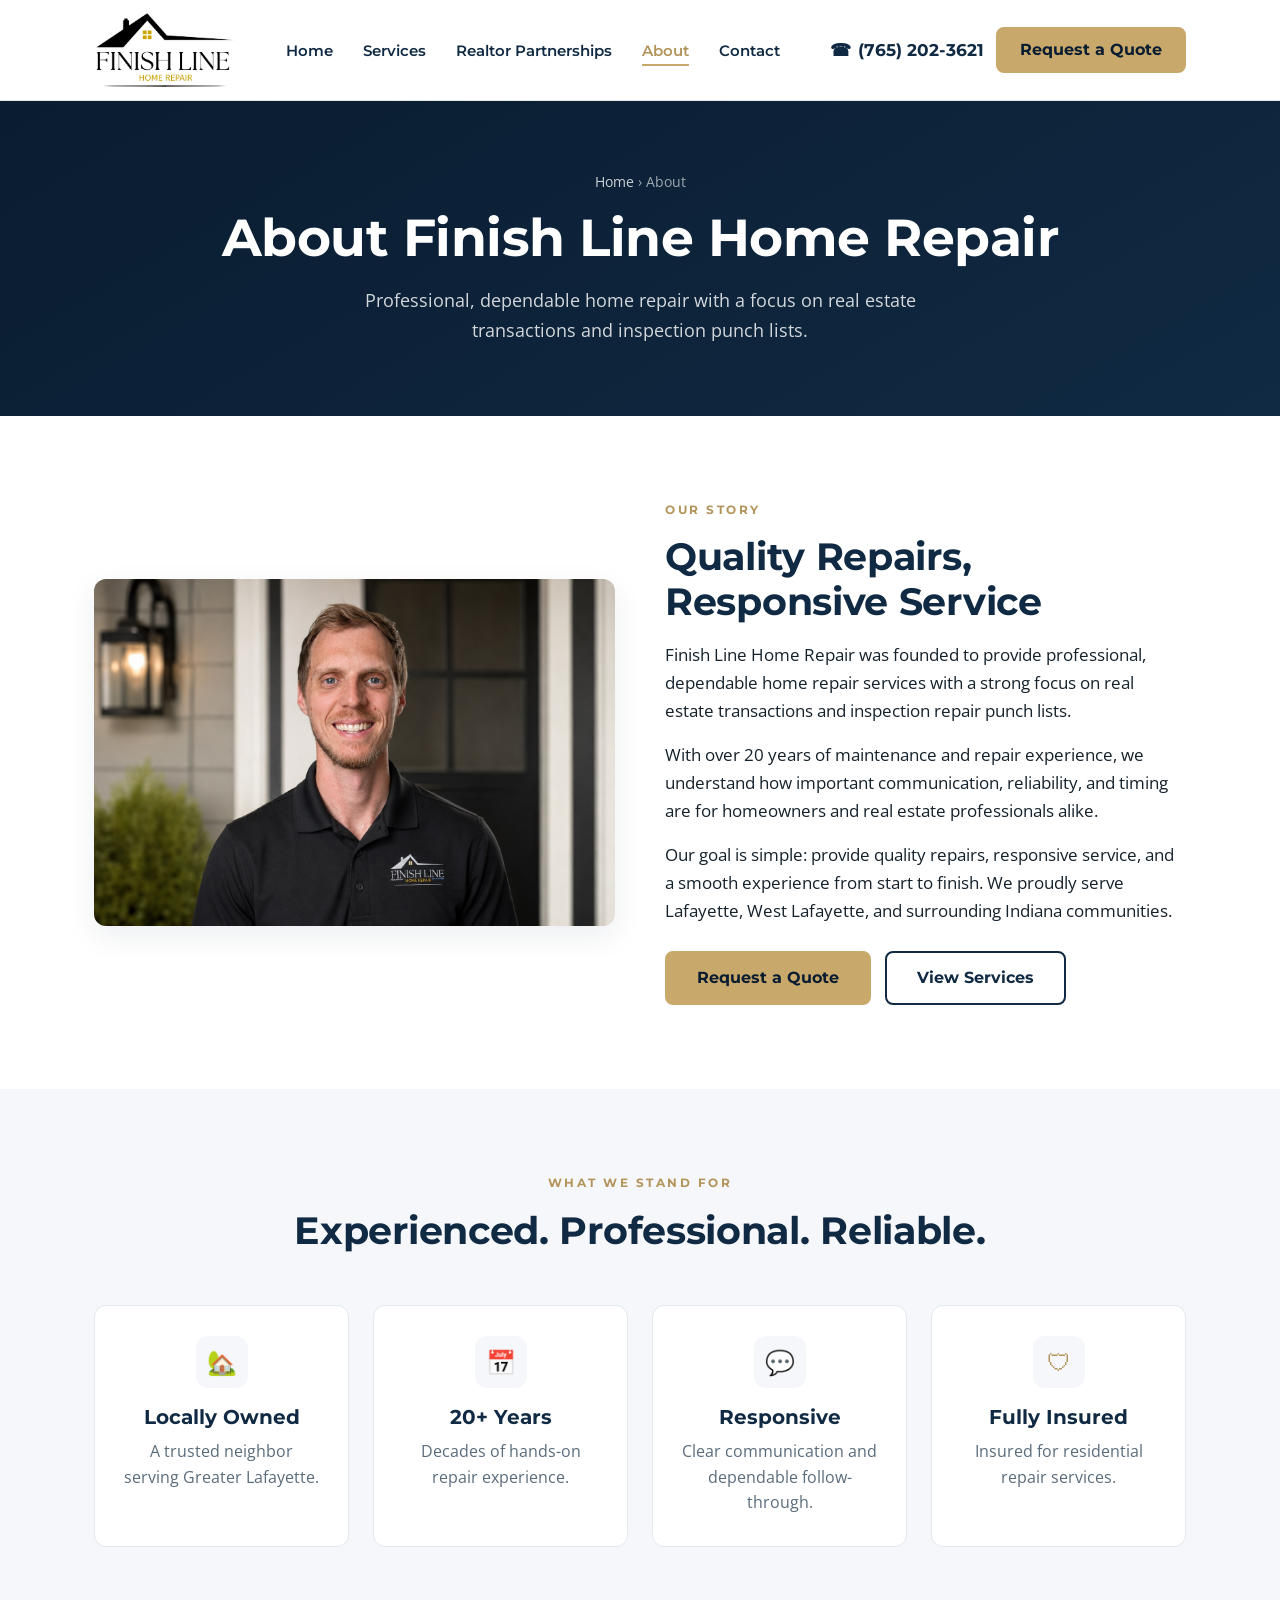
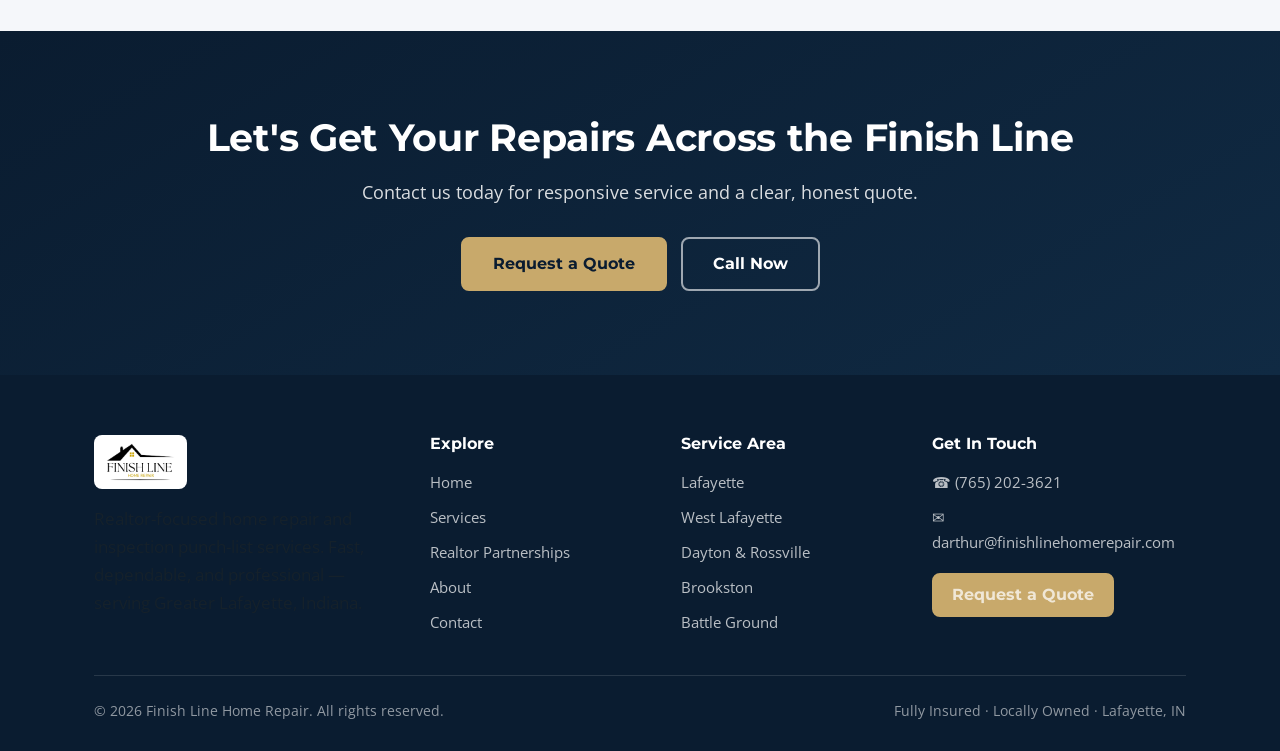
<file: about.html>
<!DOCTYPE html>
<html lang="en">
<head>
  <meta charset="UTF-8" />
  <meta name="viewport" content="width=device-width, initial-scale=1.0" />
  <title>About Finish Line Home Repair | Lafayette, IN Home Repair Specialist</title>
  <meta name="description" content="With 20+ years of maintenance and repair experience, Finish Line Home Repair provides dependable, professional home repair and inspection punch-list services across Greater Lafayette, Indiana." />
  <meta name="robots" content="noindex, follow" />
  <link rel="canonical" href="https://finishlinehomerepair.com/" />
  <meta name="theme-color" content="#102A43" />
  <meta property="og:title" content="About Finish Line Home Repair | Lafayette, IN" />
  <meta property="og:description" content="20+ years of experience. Professional, dependable home repair with a focus on real estate transactions and inspection punch lists." />
  <meta property="og:image" content="assets/headshot.jpg" />
  <link rel="icon" href="assets/logo.jpg" />
  <link rel="preconnect" href="https://fonts.googleapis.com" />
  <link rel="preconnect" href="https://fonts.gstatic.com" crossorigin />
  <link href="https://fonts.googleapis.com/css2?family=Montserrat:wght@600;700;800&family=Open+Sans:wght@400;600&display=swap" rel="stylesheet" />
  <link rel="stylesheet" href="css/styles.css?v=2" />
</head>
<body>

  <header class="site-header" id="site-header">
    <div class="container nav">
      <a href="index.html" class="nav-logo" aria-label="Finish Line Home Repair — home"><img src="assets/logo.jpg" alt="Finish Line Home Repair logo" /></a>
      <nav aria-label="Primary navigation">
        <ul class="nav-links">
          <li><a href="index.html">Home</a></li>
          <li><a href="services.html">Services</a></li>
          <li><a href="realtor-partnerships.html">Realtor Partnerships</a></li>
          <li><a href="about.html" class="active">About</a></li>
          <li><a href="contact.html">Contact</a></li>
        </ul>
      </nav>
      <div class="nav-cta">
        <a href="tel:+17652023621" class="nav-phone" aria-label="Call Finish Line Home Repair"><span aria-hidden="true">&#9742;</span> (765) 202-3621</a>
        <a href="contact.html" class="btn btn-primary" style="min-height:46px;padding:11px 22px;">Request a Quote</a>
      </div>
      <button class="nav-toggle" aria-label="Toggle menu" aria-expanded="false" aria-controls="site-header"><span></span><span></span><span></span></button>
    </div>
  </header>

  <section class="page-hero">
    <div class="container">
      <div class="breadcrumb"><a href="index.html">Home</a> &rsaquo; About</div>
      <h1>About Finish Line Home Repair</h1>
      <p>Professional, dependable home repair with a focus on real estate transactions and inspection punch lists.</p>
    </div>
  </section>

  <section>
    <div class="container">
      <div class="split">
        <div class="order-img reveal">
          <img src="assets/headshot.jpg" alt="Owner of Finish Line Home Repair" />
        </div>
        <div class="reveal">
          <span class="eyebrow">Our Story</span>
          <h2>Quality Repairs, Responsive Service</h2>
          <p style="margin:16px 0;">Finish Line Home Repair was founded to provide professional, dependable home repair services with a strong focus on real estate transactions and inspection repair punch lists.</p>
          <p style="margin-bottom:16px;">With over 20 years of maintenance and repair experience, we understand how important communication, reliability, and timing are for homeowners and real estate professionals alike.</p>
          <p>Our goal is simple: provide quality repairs, responsive service, and a smooth experience from start to finish. We proudly serve Lafayette, West Lafayette, and surrounding Indiana communities.</p>
          <div class="btn-row" style="margin-top:26px;">
            <a href="contact.html" class="btn btn-primary">Request a Quote</a>
            <a href="services.html" class="btn btn-outline-navy">View Services</a>
          </div>
        </div>
      </div>
    </div>
  </section>

  <section class="section-alt">
    <div class="container">
      <div class="section-head center reveal">
        <span class="eyebrow">What We Stand For</span>
        <h2>Experienced. Professional. Reliable.</h2>
      </div>
      <div class="grid grid-4">
        <div class="card reveal center"><div class="icon" style="margin:0 auto 18px;">&#127969;</div><h3>Locally Owned</h3><p>A trusted neighbor serving Greater Lafayette.</p></div>
        <div class="card reveal center"><div class="icon" style="margin:0 auto 18px;">&#128197;</div><h3>20+ Years</h3><p>Decades of hands-on repair experience.</p></div>
        <div class="card reveal center"><div class="icon" style="margin:0 auto 18px;">&#128172;</div><h3>Responsive</h3><p>Clear communication and dependable follow-through.</p></div>
        <div class="card reveal center"><div class="icon" style="margin:0 auto 18px;">&#128737;</div><h3>Fully Insured</h3><p>Insured for residential repair services.</p></div>
      </div>
    </div>
  </section>

  <section class="cta-final">
    <div class="container">
      <h2>Let's Get Your Repairs Across the Finish Line</h2>
      <p>Contact us today for responsive service and a clear, honest quote.</p>
      <div class="btn-row center">
        <a href="contact.html" class="btn btn-primary">Request a Quote</a>
        <a href="tel:+17652023621" class="btn btn-outline">Call Now</a>
      </div>
    </div>
  </section>

  <footer class="site-footer">
    <div class="container">
      <div class="footer-grid">
        <div>
          <div class="footer-logo"><img src="assets/logo.jpg" alt="Finish Line Home Repair" /></div>
          <p>Realtor-focused home repair and inspection punch-list services. Fast, dependable, and professional — serving Greater Lafayette, Indiana.</p>
        </div>
        <div>
          <h4>Explore</h4>
          <ul class="footer-list">
            <li><a href="index.html">Home</a></li>
            <li><a href="services.html">Services</a></li>
            <li><a href="realtor-partnerships.html">Realtor Partnerships</a></li>
            <li><a href="about.html">About</a></li>
            <li><a href="contact.html">Contact</a></li>
          </ul>
        </div>
        <div>
          <h4>Service Area</h4>
          <ul class="footer-list">
            <li>Lafayette</li><li>West Lafayette</li><li>Dayton &amp; Rossville</li><li>Brookston</li><li>Battle Ground</li>
          </ul>
        </div>
        <div>
          <h4>Get In Touch</h4>
          <ul class="footer-list">
            <li><a href="tel:+17652023621">&#9742; (765) 202-3621</a></li>
            <li><a href="mailto:darthur@finishlinehomerepair.com">&#9993; darthur@finishlinehomerepair.com</a></li>
            <li><a href="contact.html" class="btn btn-primary" style="margin-top:8px;min-height:44px;padding:10px 18px;">Request a Quote</a></li>
          </ul>
        </div>
      </div>
      <div class="footer-bottom">
        <span>&copy; <span data-year>2026</span> Finish Line Home Repair. All rights reserved.</span>
        <span>Fully Insured &middot; Locally Owned &middot; Lafayette, IN</span>
      </div>
    </div>
  </footer>

  <div class="mobile-call-bar">
    <a href="tel:+17652023621" class="call">&#9742; Call Now</a>
    <a href="contact.html" class="quote">Request a Quote</a>
  </div>
  <script src="js/main.js"></script>
</body>
</html>
</file>
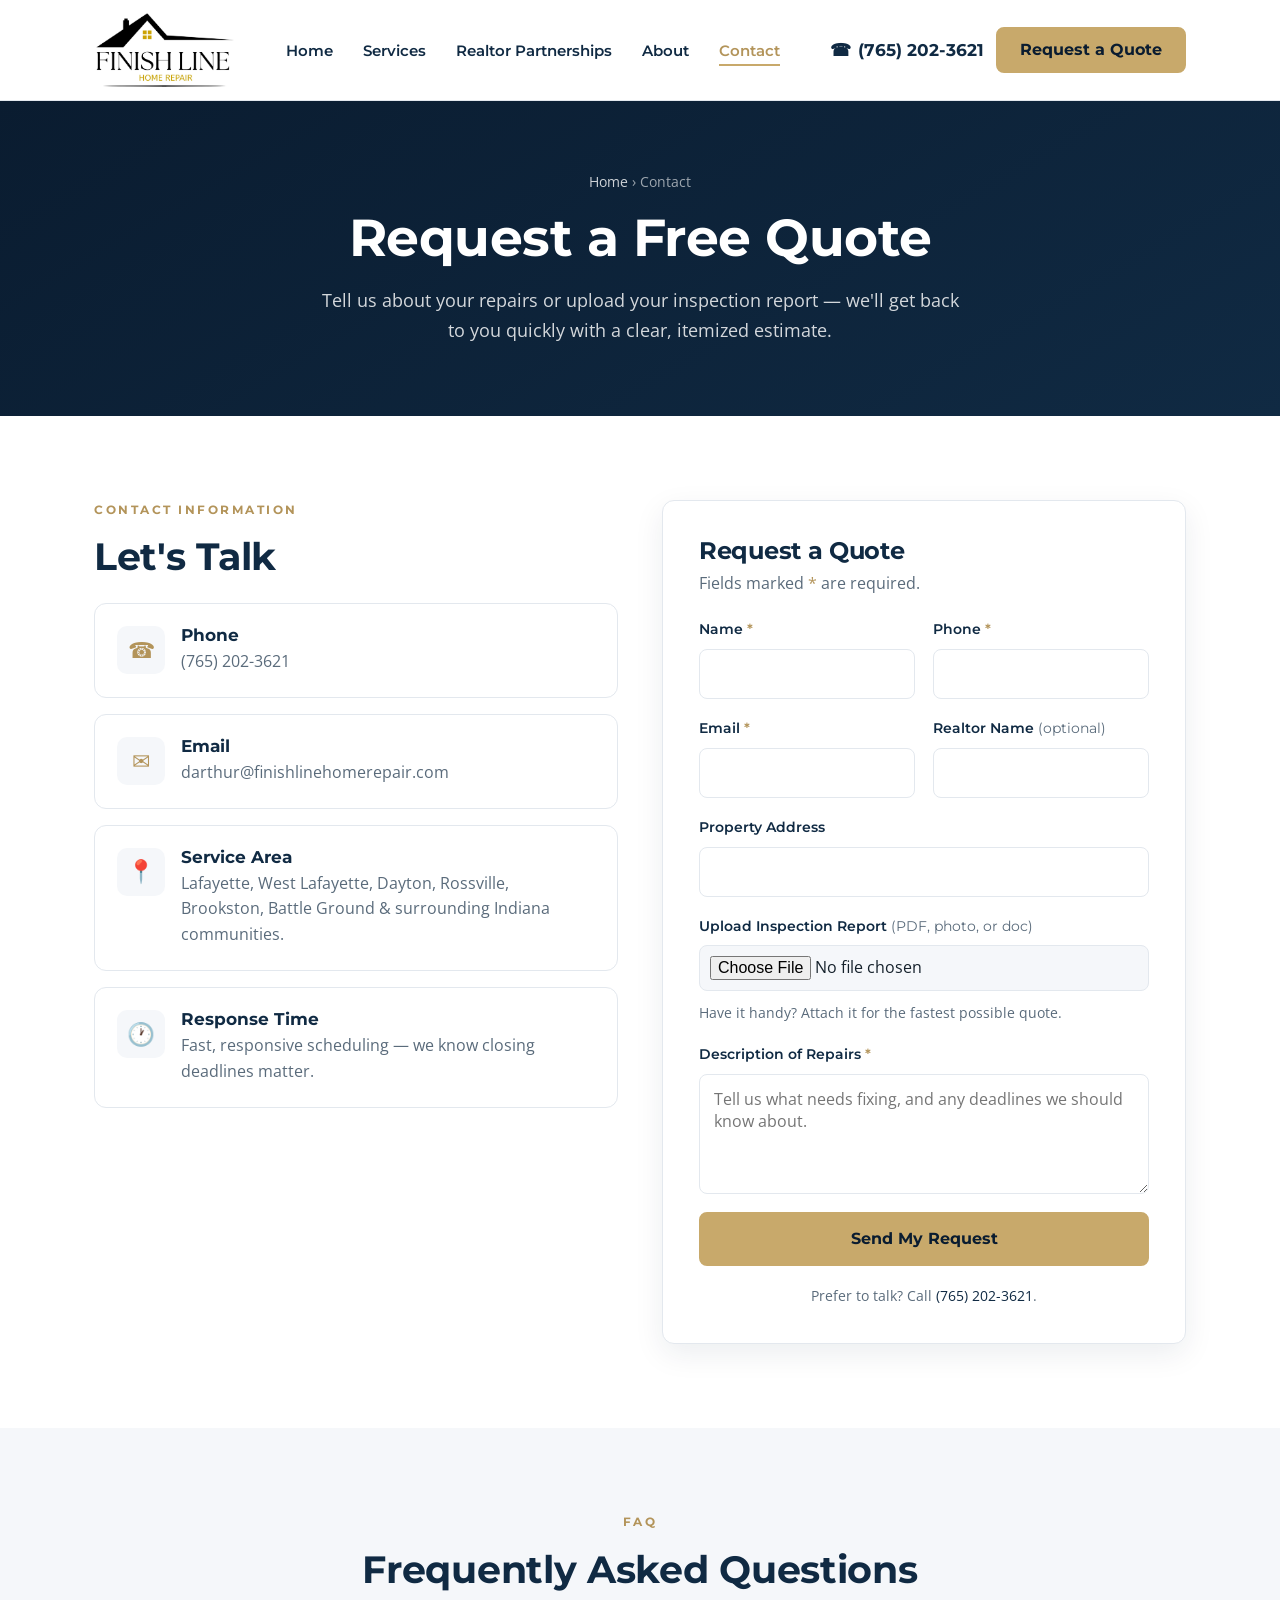
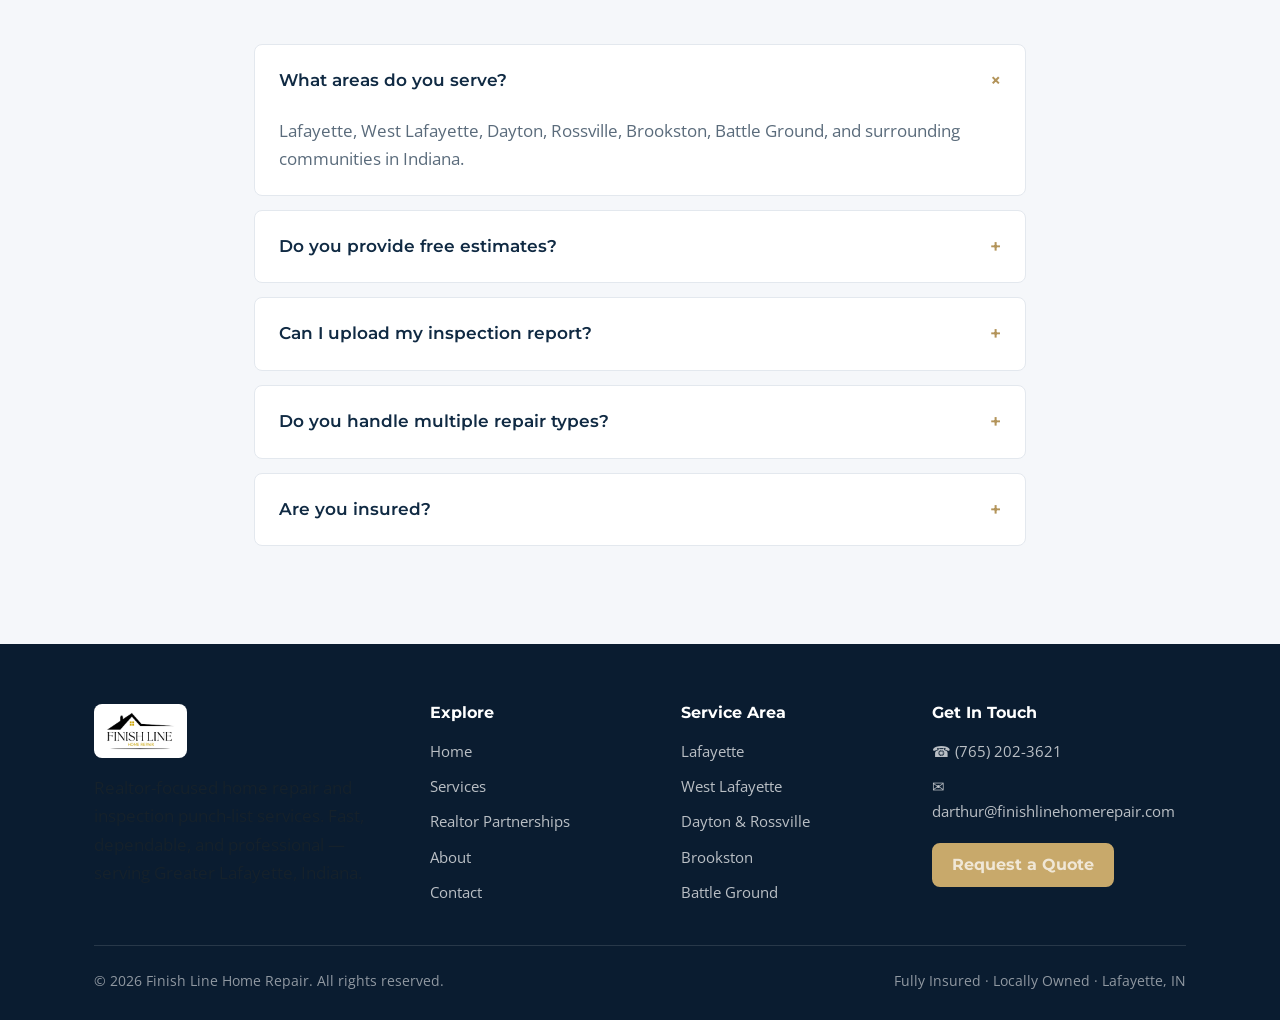
<file: contact.html>
<!DOCTYPE html>
<html lang="en">
<head>
  <meta charset="UTF-8" />
  <meta name="viewport" content="width=device-width, initial-scale=1.0" />
  <title>Contact &amp; Free Quote | Finish Line Home Repair, Lafayette IN</title>
  <meta name="description" content="Request a free home repair quote or upload your inspection report. Serving Lafayette, West Lafayette &amp; surrounding Indiana communities. Fast, friendly, professional service." />
  <meta name="robots" content="noindex, follow" />
  <link rel="canonical" href="https://finishlinehomerepair.com/" />
  <meta name="theme-color" content="#102A43" />
  <meta property="og:title" content="Contact &amp; Free Quote | Finish Line Home Repair" />
  <meta property="og:description" content="Request a free quote or upload your inspection report. Serving Greater Lafayette, Indiana." />
  <meta property="og:image" content="assets/logo.jpg" />
  <link rel="icon" href="assets/logo.jpg" />
  <link rel="preconnect" href="https://fonts.googleapis.com" />
  <link rel="preconnect" href="https://fonts.gstatic.com" crossorigin />
  <link href="https://fonts.googleapis.com/css2?family=Montserrat:wght@600;700;800&family=Open+Sans:wght@400;600&display=swap" rel="stylesheet" />
  <link rel="stylesheet" href="css/styles.css?v=2" />
  <!-- FAQ structured data (eligible for Google rich results + AI answers) -->
  <script type="application/ld+json">
  {
    "@context": "https://schema.org",
    "@type": "FAQPage",
    "mainEntity": [
      { "@type": "Question", "name": "What areas do you serve?", "acceptedAnswer": { "@type": "Answer", "text": "Lafayette, West Lafayette, Dayton, Rossville, Brookston, Battle Ground, and surrounding communities in Indiana." } },
      { "@type": "Question", "name": "Do you provide free estimates?", "acceptedAnswer": { "@type": "Answer", "text": "Yes. We provide estimates for repair and punch-list work." } },
      { "@type": "Question", "name": "Can I upload my inspection report?", "acceptedAnswer": { "@type": "Answer", "text": "Yes. Upload your report directly through our website for faster quoting." } },
      { "@type": "Question", "name": "Do you handle multiple repair types?", "acceptedAnswer": { "@type": "Answer", "text": "Yes. We specialize in handling a variety of common repair items through one point of contact." } },
      { "@type": "Question", "name": "Are you insured?", "acceptedAnswer": { "@type": "Answer", "text": "Yes. We are fully insured for residential repair services." } }
    ]
  }
  </script>
</head>
<body>

  <header class="site-header" id="site-header">
    <div class="container nav">
      <a href="index.html" class="nav-logo" aria-label="Finish Line Home Repair — home"><img src="assets/logo.jpg" alt="Finish Line Home Repair logo" /></a>
      <nav aria-label="Primary navigation">
        <ul class="nav-links">
          <li><a href="index.html">Home</a></li>
          <li><a href="services.html">Services</a></li>
          <li><a href="realtor-partnerships.html">Realtor Partnerships</a></li>
          <li><a href="about.html">About</a></li>
          <li><a href="contact.html" class="active">Contact</a></li>
        </ul>
      </nav>
      <div class="nav-cta">
        <a href="tel:+17652023621" class="nav-phone" aria-label="Call Finish Line Home Repair"><span aria-hidden="true">&#9742;</span> (765) 202-3621</a>
        <a href="#quote-form" class="btn btn-primary" style="min-height:46px;padding:11px 22px;">Request a Quote</a>
      </div>
      <button class="nav-toggle" aria-label="Toggle menu" aria-expanded="false" aria-controls="site-header"><span></span><span></span><span></span></button>
    </div>
  </header>

  <section class="page-hero">
    <div class="container">
      <div class="breadcrumb"><a href="index.html">Home</a> &rsaquo; Contact</div>
      <h1>Request a Free Quote</h1>
      <p>Tell us about your repairs or upload your inspection report — we'll get back to you quickly with a clear, itemized estimate.</p>
    </div>
  </section>

  <section>
    <div class="container">
      <div class="split" style="align-items:flex-start;gap:44px;">

        <!-- Contact info -->
        <div class="reveal">
          <span class="eyebrow">Contact Information</span>
          <h2 style="margin-bottom:24px;">Let's Talk</h2>
          <div style="display:grid;gap:16px;">
            <div class="info-card">
              <div class="icon">&#9742;</div>
              <div><h3>Phone</h3><p><a href="tel:+17652023621">(765) 202-3621</a></p></div>
            </div>
            <div class="info-card">
              <div class="icon">&#9993;</div>
              <div><h3>Email</h3><p><a href="mailto:darthur@finishlinehomerepair.com">darthur@finishlinehomerepair.com</a></p></div>
            </div>
            <div class="info-card">
              <div class="icon">&#128205;</div>
              <div><h3>Service Area</h3><p>Lafayette, West Lafayette, Dayton, Rossville, Brookston, Battle Ground &amp; surrounding Indiana communities.</p></div>
            </div>
            <div class="info-card">
              <div class="icon">&#128336;</div>
              <div><h3>Response Time</h3><p>Fast, responsive scheduling — we know closing deadlines matter.</p></div>
            </div>
          </div>
        </div>

        <!-- Quote form -->
        <div class="reveal" id="quote-form">
          <div class="form-card">
            <h2 style="font-size:1.5rem;margin-bottom:6px;">Request a Quote</h2>
            <p style="color:var(--muted);margin-bottom:22px;font-size:.97rem;">Fields marked <span style="color:var(--gold-dark);">*</span> are required.</p>

            <!-- ==========================================================
                 FORMSPREE SETUP (2 minutes, free):
                 1. Go to https://formspree.io and create a free account.
                 2. Create a new form; copy its endpoint (looks like
                    https://formspree.io/f/abcdwxyz).
                 3. Replace YOUR_FORM_ID below with that endpoint.
                 Submissions then email straight to the client's inbox.
                 NOTE: file uploads (inspection report) require Formspree's
                 paid tier OR the Phase-2 Supabase uploader. Until then the
                 upload field is shown but reports can be emailed directly.
                 ========================================================== -->
            <form action="https://formspree.io/f/YOUR_FORM_ID" method="POST" enctype="multipart/form-data">
              <input type="hidden" name="_subject" value="New quote request — Finish Line Home Repair" />
              <input type="hidden" name="_next" value="thank-you.html" />
              <!-- Honeypot spam trap -->
              <input type="text" name="_gotcha" style="display:none" tabindex="-1" autocomplete="off" />

              <div class="form-grid">
                <div class="field">
                  <label for="name">Name <span style="color:var(--gold-dark);">*</span></label>
                  <input type="text" id="name" name="name" required autocomplete="name" />
                </div>
                <div class="field">
                  <label for="phone">Phone <span style="color:var(--gold-dark);">*</span></label>
                  <input type="tel" id="phone" name="phone" required autocomplete="tel" />
                </div>
                <div class="field">
                  <label for="email">Email <span style="color:var(--gold-dark);">*</span></label>
                  <input type="email" id="email" name="email" required autocomplete="email" />
                </div>
                <div class="field">
                  <label for="realtor">Realtor Name <span class="opt">(optional)</span></label>
                  <input type="text" id="realtor" name="realtor_name" />
                </div>
                <div class="field full">
                  <label for="address">Property Address</label>
                  <input type="text" id="address" name="property_address" autocomplete="street-address" />
                </div>
                <div class="field full" id="upload">
                  <label for="report">Upload Inspection Report <span class="opt">(PDF, photo, or doc)</span></label>
                  <input type="file" id="report" name="inspection_report" accept=".pdf,.doc,.docx,.jpg,.jpeg,.png" />
                  <span class="form-note">Have it handy? Attach it for the fastest possible quote.</span>
                </div>
                <div class="field full">
                  <label for="repairs">Description of Repairs <span style="color:var(--gold-dark);">*</span></label>
                  <textarea id="repairs" name="repair_description" required placeholder="Tell us what needs fixing, and any deadlines we should know about."></textarea>
                </div>
                <div class="field full">
                  <button type="submit" class="btn btn-primary" style="width:100%;">Send My Request</button>
                  <span class="form-note center" style="text-align:center;display:block;margin-top:12px;">Prefer to talk? Call <a href="tel:+17652023621">(765) 202-3621</a>.</span>
                </div>
              </div>
            </form>
          </div>
        </div>

      </div>
    </div>
  </section>

  <!-- FAQ -->
  <section class="section-alt">
    <div class="container" style="max-width:820px;">
      <div class="section-head center reveal">
        <span class="eyebrow">FAQ</span>
        <h2>Frequently Asked Questions</h2>
      </div>
      <div class="reveal">
        <details class="faq-item" open>
          <summary class="faq-q">What areas do you serve? <span class="chev">+</span></summary>
          <div class="faq-a">Lafayette, West Lafayette, Dayton, Rossville, Brookston, Battle Ground, and surrounding communities in Indiana.</div>
        </details>
        <details class="faq-item">
          <summary class="faq-q">Do you provide free estimates? <span class="chev">+</span></summary>
          <div class="faq-a">Yes. We provide estimates for repair and punch-list work.</div>
        </details>
        <details class="faq-item">
          <summary class="faq-q">Can I upload my inspection report? <span class="chev">+</span></summary>
          <div class="faq-a">Yes. Upload your report directly through our website for faster quoting.</div>
        </details>
        <details class="faq-item">
          <summary class="faq-q">Do you handle multiple repair types? <span class="chev">+</span></summary>
          <div class="faq-a">Yes. We specialize in handling a variety of common repair items through one point of contact.</div>
        </details>
        <details class="faq-item">
          <summary class="faq-q">Are you insured? <span class="chev">+</span></summary>
          <div class="faq-a">Yes. We are fully insured for residential repair services.</div>
        </details>
      </div>
    </div>
  </section>

  <footer class="site-footer">
    <div class="container">
      <div class="footer-grid">
        <div>
          <div class="footer-logo"><img src="assets/logo.jpg" alt="Finish Line Home Repair" /></div>
          <p>Realtor-focused home repair and inspection punch-list services. Fast, dependable, and professional — serving Greater Lafayette, Indiana.</p>
        </div>
        <div>
          <h4>Explore</h4>
          <ul class="footer-list">
            <li><a href="index.html">Home</a></li>
            <li><a href="services.html">Services</a></li>
            <li><a href="realtor-partnerships.html">Realtor Partnerships</a></li>
            <li><a href="about.html">About</a></li>
            <li><a href="contact.html">Contact</a></li>
          </ul>
        </div>
        <div>
          <h4>Service Area</h4>
          <ul class="footer-list">
            <li>Lafayette</li><li>West Lafayette</li><li>Dayton &amp; Rossville</li><li>Brookston</li><li>Battle Ground</li>
          </ul>
        </div>
        <div>
          <h4>Get In Touch</h4>
          <ul class="footer-list">
            <li><a href="tel:+17652023621">&#9742; (765) 202-3621</a></li>
            <li><a href="mailto:darthur@finishlinehomerepair.com">&#9993; darthur@finishlinehomerepair.com</a></li>
            <li><a href="#quote-form" class="btn btn-primary" style="margin-top:8px;min-height:44px;padding:10px 18px;">Request a Quote</a></li>
          </ul>
        </div>
      </div>
      <div class="footer-bottom">
        <span>&copy; <span data-year>2026</span> Finish Line Home Repair. All rights reserved.</span>
        <span>Fully Insured &middot; Locally Owned &middot; Lafayette, IN</span>
      </div>
    </div>
  </footer>

  <div class="mobile-call-bar">
    <a href="tel:+17652023621" class="call">&#9742; Call Now</a>
    <a href="#quote-form" class="quote">Request a Quote</a>
  </div>
  <script src="js/main.js"></script>
</body>
</html>
</file>
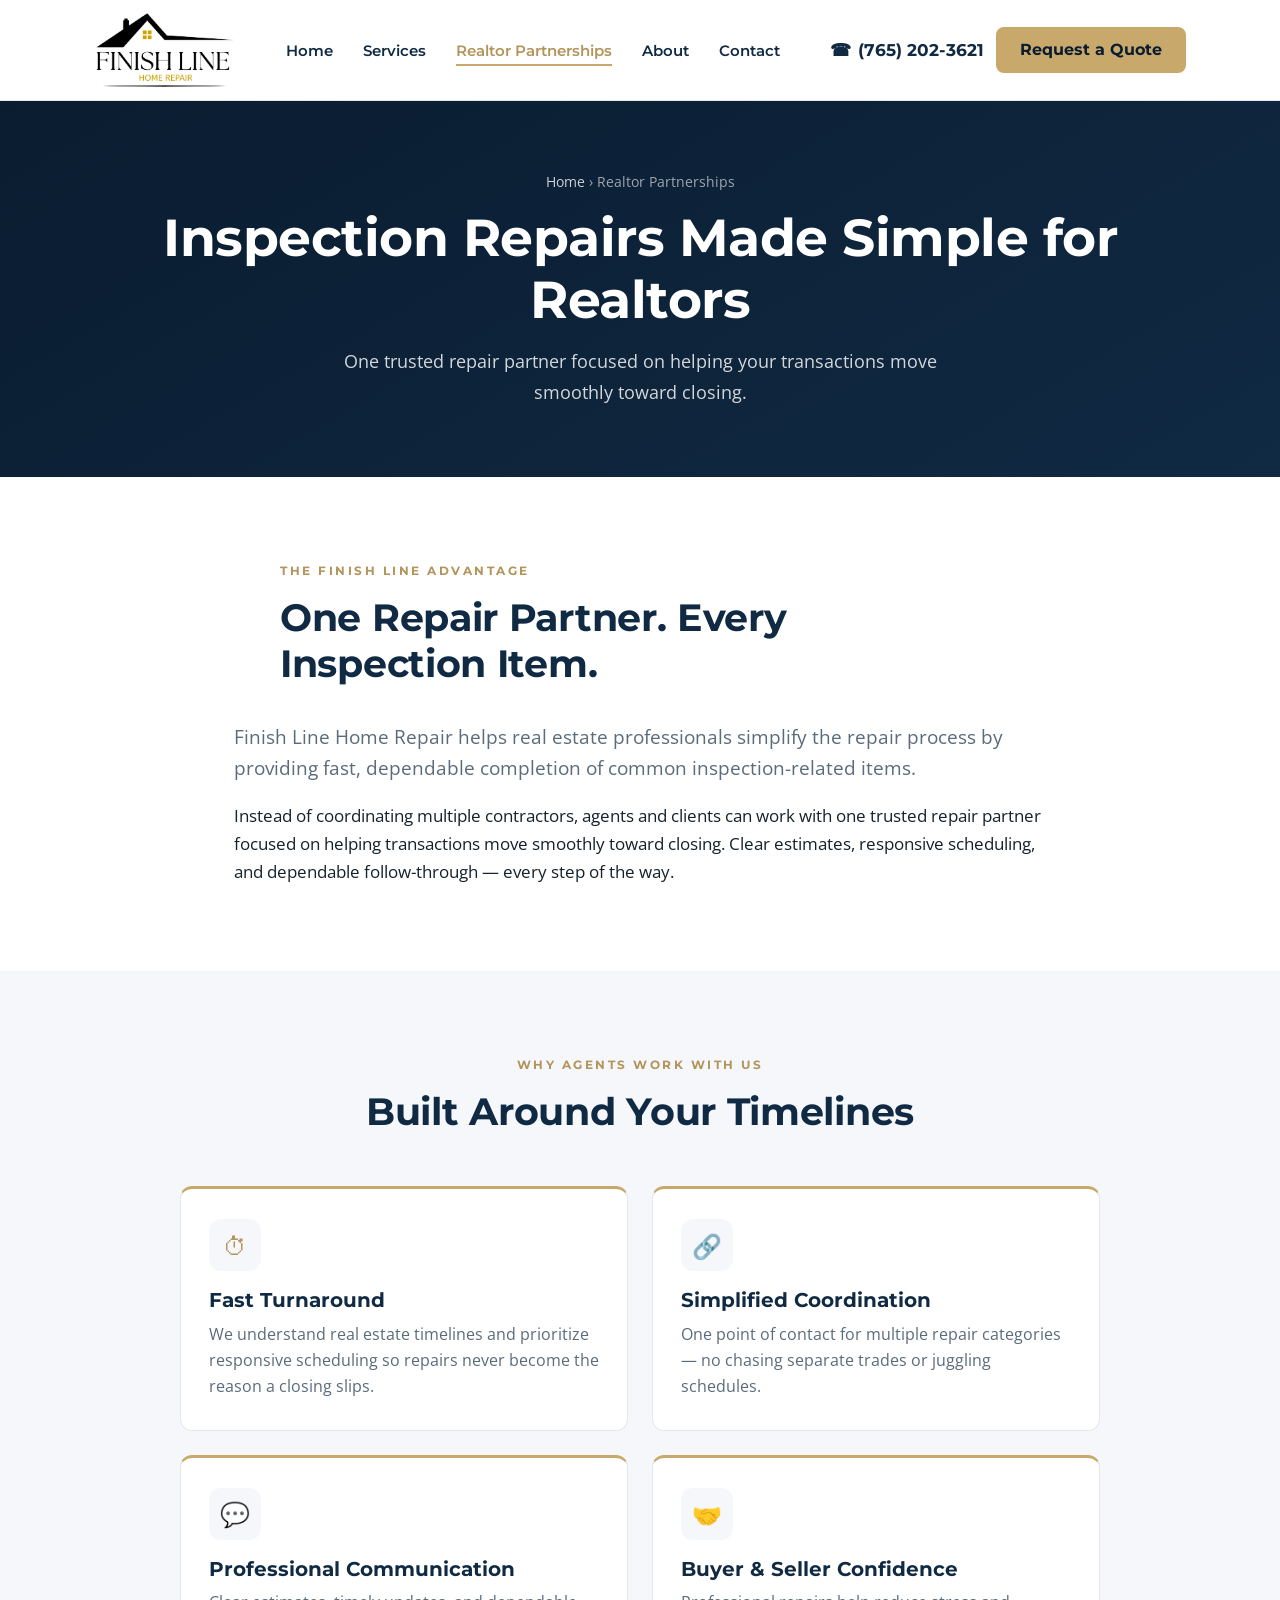
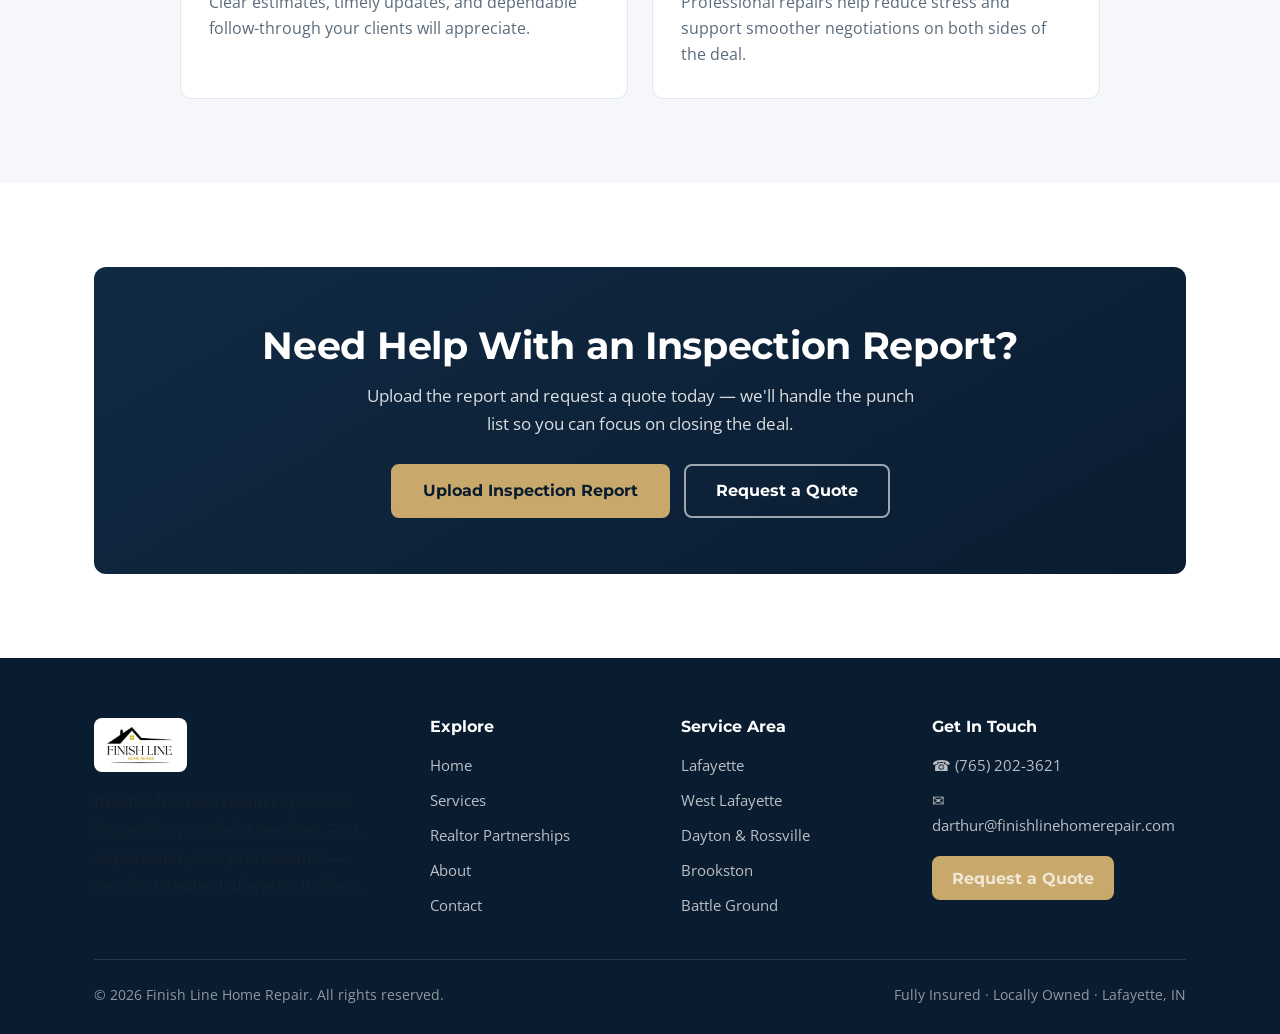
<file: realtor-partnerships.html>
<!DOCTYPE html>
<html lang="en">
<head>
  <meta charset="UTF-8" />
  <meta name="viewport" content="width=device-width, initial-scale=1.0" />
  <title>Inspection Repairs for Realtors | Finish Line Home Repair, Lafayette IN</title>
  <meta name="description" content="A reliable repair partner for Lafayette-area realtors. One point of contact for inspection-related repairs and punch lists — fast turnaround, clear communication, smoother closings." />
  <meta name="robots" content="noindex, follow" />
  <link rel="canonical" href="https://finishlinehomerepair.com/" />
  <meta name="theme-color" content="#102A43" />
  <meta property="og:title" content="Inspection Repairs Made Simple for Realtors | Finish Line Home Repair" />
  <meta property="og:description" content="One trusted repair partner for inspection items and punch lists — helping Lafayette-area agents keep transactions moving toward closing." />
  <meta property="og:image" content="assets/logo.jpg" />
  <link rel="icon" href="assets/logo.jpg" />
  <link rel="preconnect" href="https://fonts.googleapis.com" />
  <link rel="preconnect" href="https://fonts.gstatic.com" crossorigin />
  <link href="https://fonts.googleapis.com/css2?family=Montserrat:wght@600;700;800&family=Open+Sans:wght@400;600&display=swap" rel="stylesheet" />
  <link rel="stylesheet" href="css/styles.css?v=2" />
</head>
<body>

  <header class="site-header" id="site-header">
    <div class="container nav">
      <a href="index.html" class="nav-logo" aria-label="Finish Line Home Repair — home"><img src="assets/logo.jpg" alt="Finish Line Home Repair logo" /></a>
      <nav aria-label="Primary navigation">
        <ul class="nav-links">
          <li><a href="index.html">Home</a></li>
          <li><a href="services.html">Services</a></li>
          <li><a href="realtor-partnerships.html" class="active">Realtor Partnerships</a></li>
          <li><a href="about.html">About</a></li>
          <li><a href="contact.html">Contact</a></li>
        </ul>
      </nav>
      <div class="nav-cta">
        <a href="tel:+17652023621" class="nav-phone" aria-label="Call Finish Line Home Repair"><span aria-hidden="true">&#9742;</span> (765) 202-3621</a>
        <a href="contact.html" class="btn btn-primary" style="min-height:46px;padding:11px 22px;">Request a Quote</a>
      </div>
      <button class="nav-toggle" aria-label="Toggle menu" aria-expanded="false" aria-controls="site-header"><span></span><span></span><span></span></button>
    </div>
  </header>

  <section class="page-hero">
    <div class="container">
      <div class="breadcrumb"><a href="index.html">Home</a> &rsaquo; Realtor Partnerships</div>
      <h1>Inspection Repairs Made Simple for Realtors</h1>
      <p>One trusted repair partner focused on helping your transactions move smoothly toward closing.</p>
    </div>
  </section>

  <section>
    <div class="container" style="max-width:860px;">
      <div class="section-head reveal" style="margin-bottom:36px;">
        <span class="eyebrow">The Finish Line Advantage</span>
        <h2>One Repair Partner. Every Inspection Item.</h2>
      </div>
      <p class="lead reveal">Finish Line Home Repair helps real estate professionals simplify the repair process by providing fast, dependable completion of common inspection-related items.</p>
      <p class="reveal" style="margin-top:18px;">Instead of coordinating multiple contractors, agents and clients can work with one trusted repair partner focused on helping transactions move smoothly toward closing. Clear estimates, responsive scheduling, and dependable follow-through — every step of the way.</p>
    </div>
  </section>

  <section class="section-alt">
    <div class="container">
      <div class="section-head center reveal">
        <span class="eyebrow">Why Agents Work With Us</span>
        <h2>Built Around Your Timelines</h2>
      </div>
      <div class="grid grid-2" style="max-width:920px;margin:0 auto;">
        <div class="card feature-card reveal"><div class="icon">&#9201;</div><h3>Fast Turnaround</h3><p>We understand real estate timelines and prioritize responsive scheduling so repairs never become the reason a closing slips.</p></div>
        <div class="card feature-card reveal"><div class="icon">&#128279;</div><h3>Simplified Coordination</h3><p>One point of contact for multiple repair categories — no chasing separate trades or juggling schedules.</p></div>
        <div class="card feature-card reveal"><div class="icon">&#128172;</div><h3>Professional Communication</h3><p>Clear estimates, timely updates, and dependable follow-through your clients will appreciate.</p></div>
        <div class="card feature-card reveal"><div class="icon">&#129309;</div><h3>Buyer &amp; Seller Confidence</h3><p>Professional repairs help reduce stress and support smoother negotiations on both sides of the deal.</p></div>
      </div>
    </div>
  </section>

  <section>
    <div class="container">
      <div class="band reveal center" style="text-align:center;">
        <h2>Need Help With an Inspection Report?</h2>
        <p style="max-width:560px;margin:14px auto 26px;">Upload the report and request a quote today — we'll handle the punch list so you can focus on closing the deal.</p>
        <div class="btn-row center">
          <a href="contact.html#upload" class="btn btn-primary">Upload Inspection Report</a>
          <a href="contact.html" class="btn btn-outline">Request a Quote</a>
        </div>
      </div>
    </div>
  </section>

  <footer class="site-footer">
    <div class="container">
      <div class="footer-grid">
        <div>
          <div class="footer-logo"><img src="assets/logo.jpg" alt="Finish Line Home Repair" /></div>
          <p>Realtor-focused home repair and inspection punch-list services. Fast, dependable, and professional — serving Greater Lafayette, Indiana.</p>
        </div>
        <div>
          <h4>Explore</h4>
          <ul class="footer-list">
            <li><a href="index.html">Home</a></li>
            <li><a href="services.html">Services</a></li>
            <li><a href="realtor-partnerships.html">Realtor Partnerships</a></li>
            <li><a href="about.html">About</a></li>
            <li><a href="contact.html">Contact</a></li>
          </ul>
        </div>
        <div>
          <h4>Service Area</h4>
          <ul class="footer-list">
            <li>Lafayette</li><li>West Lafayette</li><li>Dayton &amp; Rossville</li><li>Brookston</li><li>Battle Ground</li>
          </ul>
        </div>
        <div>
          <h4>Get In Touch</h4>
          <ul class="footer-list">
            <li><a href="tel:+17652023621">&#9742; (765) 202-3621</a></li>
            <li><a href="mailto:darthur@finishlinehomerepair.com">&#9993; darthur@finishlinehomerepair.com</a></li>
            <li><a href="contact.html" class="btn btn-primary" style="margin-top:8px;min-height:44px;padding:10px 18px;">Request a Quote</a></li>
          </ul>
        </div>
      </div>
      <div class="footer-bottom">
        <span>&copy; <span data-year>2026</span> Finish Line Home Repair. All rights reserved.</span>
        <span>Fully Insured &middot; Locally Owned &middot; Lafayette, IN</span>
      </div>
    </div>
  </footer>

  <div class="mobile-call-bar">
    <a href="tel:+17652023621" class="call">&#9742; Call Now</a>
    <a href="contact.html" class="quote">Request a Quote</a>
  </div>
  <script src="js/main.js"></script>
</body>
</html>
</file>
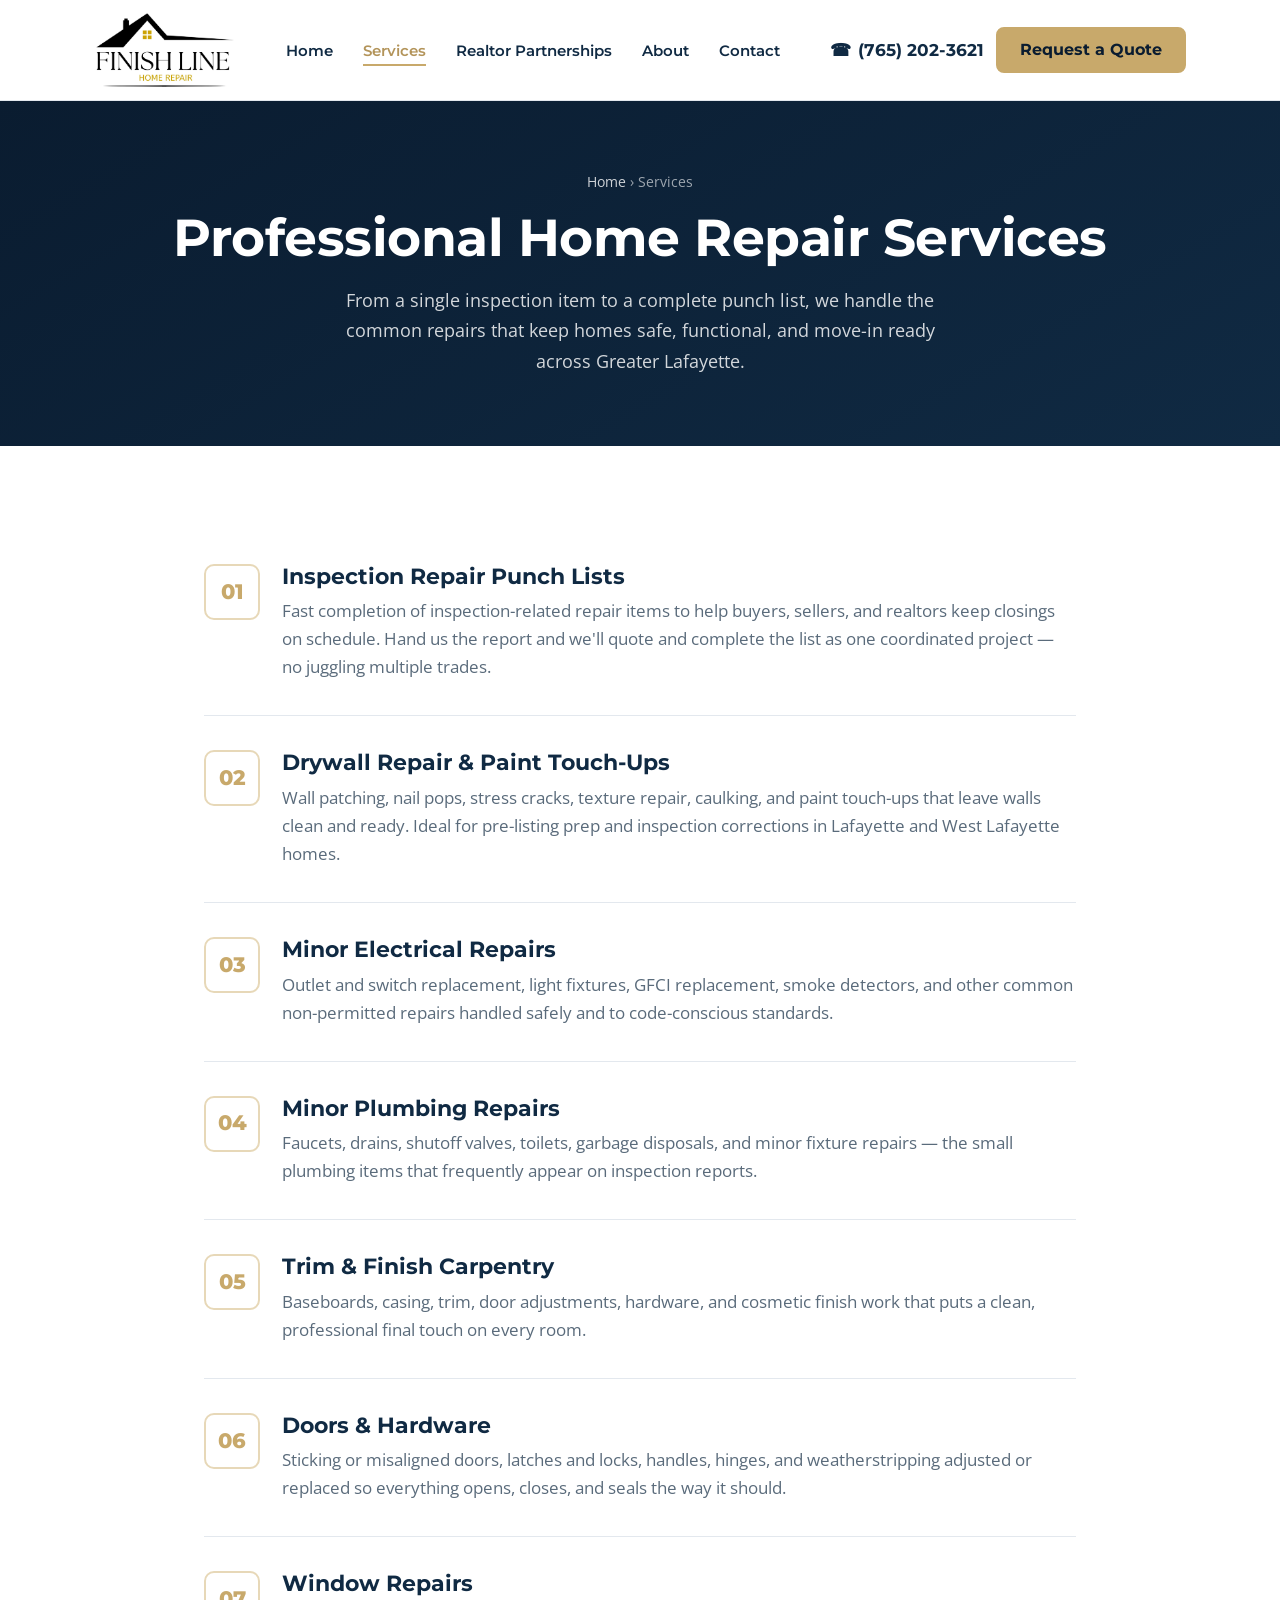
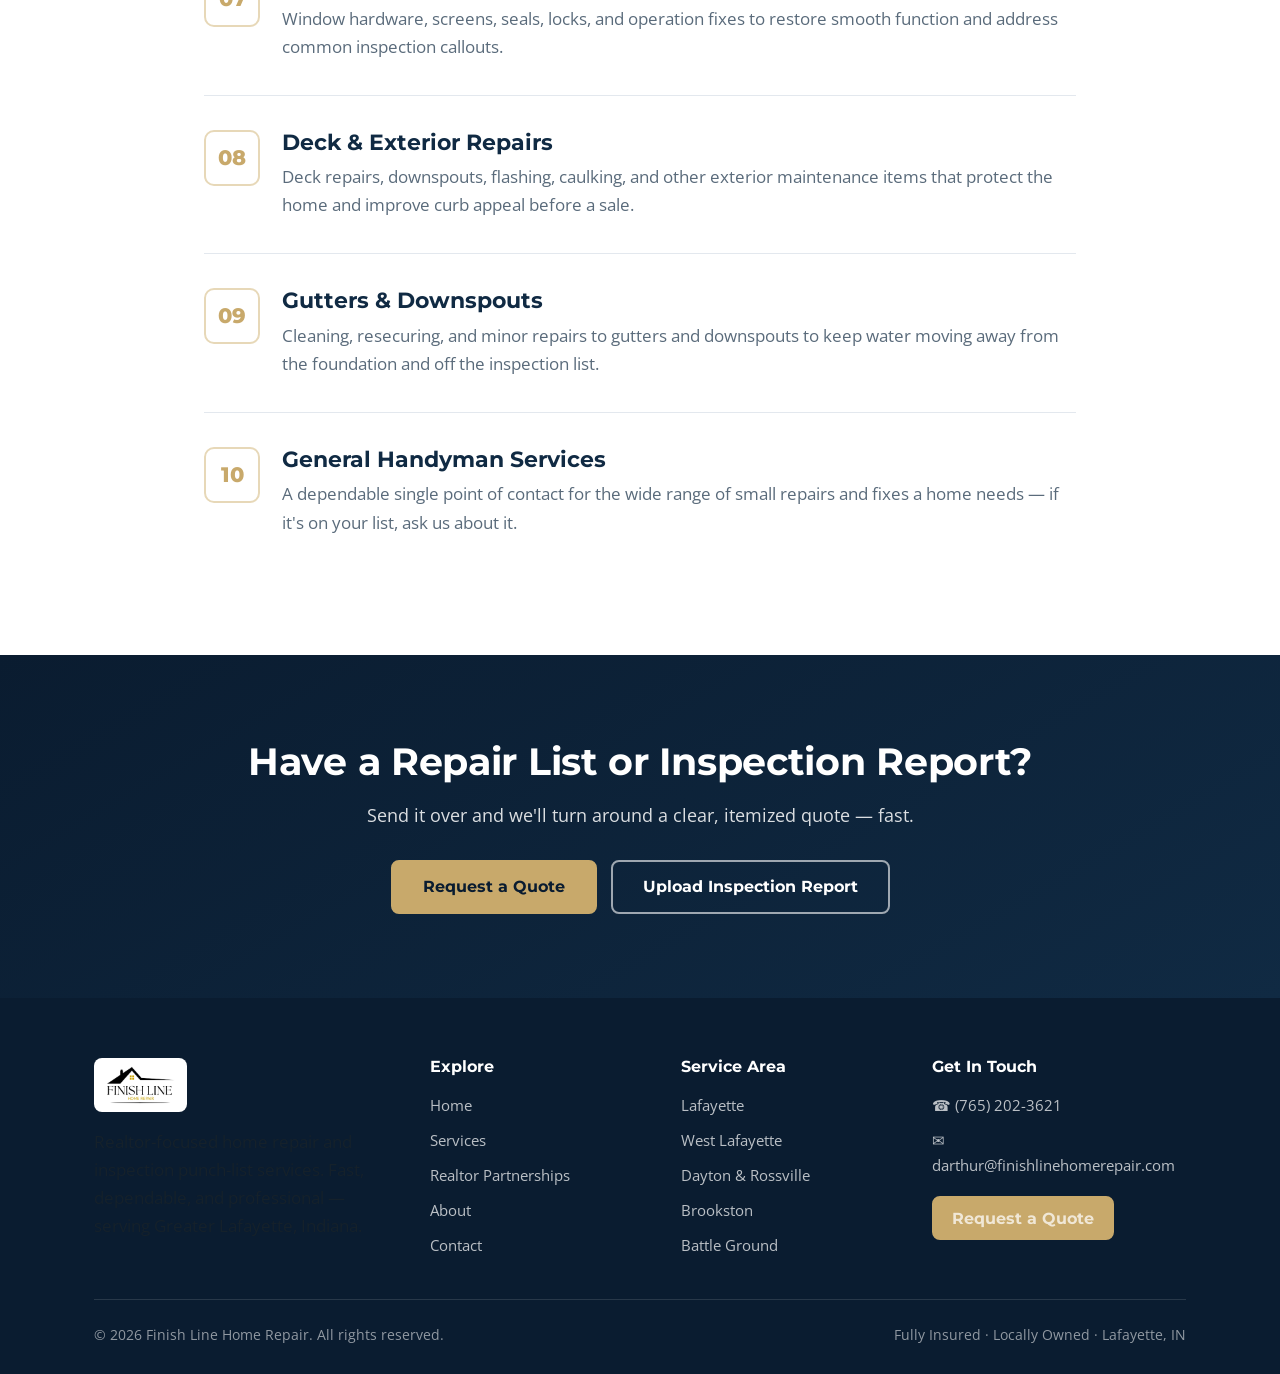
<file: services.html>
<!DOCTYPE html>
<html lang="en">
<head>
  <meta charset="UTF-8" />
  <meta name="viewport" content="width=device-width, initial-scale=1.0" />
  <title>Home Repair Services in Lafayette, IN | Finish Line Home Repair</title>
  <meta name="description" content="Full list of home repair services in Lafayette &amp; West Lafayette, IN: inspection punch lists, drywall &amp; paint, minor electrical &amp; plumbing, trim, doors, windows, decks, gutters &amp; general handyman work." />
  <meta name="robots" content="noindex, follow" />
  <link rel="canonical" href="https://finishlinehomerepair.com/" />
  <meta name="theme-color" content="#102A43" />
  <meta property="og:title" content="Home Repair Services in Lafayette, IN | Finish Line Home Repair" />
  <meta property="og:description" content="Inspection punch lists, drywall, electrical, plumbing, trim, doors, windows, decks, gutters and general handyman services across Greater Lafayette." />
  <meta property="og:image" content="assets/logo.jpg" />
  <link rel="icon" href="assets/logo.jpg" />
  <link rel="preconnect" href="https://fonts.googleapis.com" />
  <link rel="preconnect" href="https://fonts.gstatic.com" crossorigin />
  <link href="https://fonts.googleapis.com/css2?family=Montserrat:wght@600;700;800&family=Open+Sans:wght@400;600&display=swap" rel="stylesheet" />
  <link rel="stylesheet" href="css/styles.css?v=2" />
  <script type="application/ld+json">
  {
    "@context": "https://schema.org",
    "@type": "Service",
    "serviceType": "Home repair and inspection punch-list services",
    "provider": { "@type": "HomeAndConstructionBusiness", "name": "Finish Line Home Repair" },
    "areaServed": "Lafayette, West Lafayette, Dayton, Rossville, Brookston, and Battle Ground, Indiana",
    "hasOfferCatalog": {
      "@type": "OfferCatalog",
      "name": "Home Repair Services",
      "itemListElement": [
        { "@type": "OfferCatalog", "name": "Inspection Repair Punch Lists" },
        { "@type": "OfferCatalog", "name": "Drywall Repair & Paint Touch-Ups" },
        { "@type": "OfferCatalog", "name": "Minor Electrical Repairs" },
        { "@type": "OfferCatalog", "name": "Minor Plumbing Repairs" },
        { "@type": "OfferCatalog", "name": "Trim & Finish Carpentry" },
        { "@type": "OfferCatalog", "name": "Doors & Hardware" },
        { "@type": "OfferCatalog", "name": "Window Repairs" },
        { "@type": "OfferCatalog", "name": "Deck & Exterior Repairs" },
        { "@type": "OfferCatalog", "name": "Gutters & Downspouts" },
        { "@type": "OfferCatalog", "name": "General Handyman Services" }
      ]
    }
  }
  </script>
</head>
<body>

  <header class="site-header" id="site-header">
    <div class="container nav">
      <a href="index.html" class="nav-logo" aria-label="Finish Line Home Repair — home"><img src="assets/logo.jpg" alt="Finish Line Home Repair logo" /></a>
      <nav aria-label="Primary navigation">
        <ul class="nav-links">
          <li><a href="index.html">Home</a></li>
          <li><a href="services.html" class="active">Services</a></li>
          <li><a href="realtor-partnerships.html">Realtor Partnerships</a></li>
          <li><a href="about.html">About</a></li>
          <li><a href="contact.html">Contact</a></li>
        </ul>
      </nav>
      <div class="nav-cta">
        <a href="tel:+17652023621" class="nav-phone" aria-label="Call Finish Line Home Repair"><span aria-hidden="true">&#9742;</span> (765) 202-3621</a>
        <a href="contact.html" class="btn btn-primary" style="min-height:46px;padding:11px 22px;">Request a Quote</a>
      </div>
      <button class="nav-toggle" aria-label="Toggle menu" aria-expanded="false" aria-controls="site-header"><span></span><span></span><span></span></button>
    </div>
  </header>

  <section class="page-hero">
    <div class="container">
      <div class="breadcrumb"><a href="index.html">Home</a> &rsaquo; Services</div>
      <h1>Professional Home Repair Services</h1>
      <p>From a single inspection item to a complete punch list, we handle the common repairs that keep homes safe, functional, and move-in ready across Greater Lafayette.</p>
    </div>
  </section>

  <section>
    <div class="container" style="max-width:920px;">

      <div class="service-block reveal">
        <div class="num">01</div>
        <div>
          <h3>Inspection Repair Punch Lists</h3>
          <p>Fast completion of inspection-related repair items to help buyers, sellers, and realtors keep closings on schedule. Hand us the report and we'll quote and complete the list as one coordinated project — no juggling multiple trades.</p>
        </div>
      </div>

      <div class="service-block reveal">
        <div class="num">02</div>
        <div>
          <h3>Drywall Repair &amp; Paint Touch-Ups</h3>
          <p>Wall patching, nail pops, stress cracks, texture repair, caulking, and paint touch-ups that leave walls clean and ready. Ideal for pre-listing prep and inspection corrections in Lafayette and West Lafayette homes.</p>
        </div>
      </div>

      <div class="service-block reveal">
        <div class="num">03</div>
        <div>
          <h3>Minor Electrical Repairs</h3>
          <p>Outlet and switch replacement, light fixtures, GFCI replacement, smoke detectors, and other common non-permitted repairs handled safely and to code-conscious standards.</p>
        </div>
      </div>

      <div class="service-block reveal">
        <div class="num">04</div>
        <div>
          <h3>Minor Plumbing Repairs</h3>
          <p>Faucets, drains, shutoff valves, toilets, garbage disposals, and minor fixture repairs — the small plumbing items that frequently appear on inspection reports.</p>
        </div>
      </div>

      <div class="service-block reveal">
        <div class="num">05</div>
        <div>
          <h3>Trim &amp; Finish Carpentry</h3>
          <p>Baseboards, casing, trim, door adjustments, hardware, and cosmetic finish work that puts a clean, professional final touch on every room.</p>
        </div>
      </div>

      <div class="service-block reveal">
        <div class="num">06</div>
        <div>
          <h3>Doors &amp; Hardware</h3>
          <p>Sticking or misaligned doors, latches and locks, handles, hinges, and weatherstripping adjusted or replaced so everything opens, closes, and seals the way it should.</p>
        </div>
      </div>

      <div class="service-block reveal">
        <div class="num">07</div>
        <div>
          <h3>Window Repairs</h3>
          <p>Window hardware, screens, seals, locks, and operation fixes to restore smooth function and address common inspection callouts.</p>
        </div>
      </div>

      <div class="service-block reveal">
        <div class="num">08</div>
        <div>
          <h3>Deck &amp; Exterior Repairs</h3>
          <p>Deck repairs, downspouts, flashing, caulking, and other exterior maintenance items that protect the home and improve curb appeal before a sale.</p>
        </div>
      </div>

      <div class="service-block reveal">
        <div class="num">09</div>
        <div>
          <h3>Gutters &amp; Downspouts</h3>
          <p>Cleaning, resecuring, and minor repairs to gutters and downspouts to keep water moving away from the foundation and off the inspection list.</p>
        </div>
      </div>

      <div class="service-block reveal">
        <div class="num">10</div>
        <div>
          <h3>General Handyman Services</h3>
          <p>A dependable single point of contact for the wide range of small repairs and fixes a home needs — if it's on your list, ask us about it.</p>
        </div>
      </div>

    </div>
  </section>

  <section class="cta-final">
    <div class="container">
      <h2>Have a Repair List or Inspection Report?</h2>
      <p>Send it over and we'll turn around a clear, itemized quote — fast.</p>
      <div class="btn-row center">
        <a href="contact.html" class="btn btn-primary">Request a Quote</a>
        <a href="contact.html#upload" class="btn btn-outline">Upload Inspection Report</a>
      </div>
    </div>
  </section>

  <footer class="site-footer">
    <div class="container">
      <div class="footer-grid">
        <div>
          <div class="footer-logo"><img src="assets/logo.jpg" alt="Finish Line Home Repair" /></div>
          <p>Realtor-focused home repair and inspection punch-list services. Fast, dependable, and professional — serving Greater Lafayette, Indiana.</p>
        </div>
        <div>
          <h4>Explore</h4>
          <ul class="footer-list">
            <li><a href="index.html">Home</a></li>
            <li><a href="services.html">Services</a></li>
            <li><a href="realtor-partnerships.html">Realtor Partnerships</a></li>
            <li><a href="about.html">About</a></li>
            <li><a href="contact.html">Contact</a></li>
          </ul>
        </div>
        <div>
          <h4>Service Area</h4>
          <ul class="footer-list">
            <li>Lafayette</li><li>West Lafayette</li><li>Dayton &amp; Rossville</li><li>Brookston</li><li>Battle Ground</li>
          </ul>
        </div>
        <div>
          <h4>Get In Touch</h4>
          <ul class="footer-list">
            <li><a href="tel:+17652023621">&#9742; (765) 202-3621</a></li>
            <li><a href="mailto:darthur@finishlinehomerepair.com">&#9993; darthur@finishlinehomerepair.com</a></li>
            <li><a href="contact.html" class="btn btn-primary" style="margin-top:8px;min-height:44px;padding:10px 18px;">Request a Quote</a></li>
          </ul>
        </div>
      </div>
      <div class="footer-bottom">
        <span>&copy; <span data-year>2026</span> Finish Line Home Repair. All rights reserved.</span>
        <span>Fully Insured &middot; Locally Owned &middot; Lafayette, IN</span>
      </div>
    </div>
  </footer>

  <div class="mobile-call-bar">
    <a href="tel:+17652023621" class="call">&#9742; Call Now</a>
    <a href="contact.html" class="quote">Request a Quote</a>
  </div>
  <script src="js/main.js"></script>
</body>
</html>
</file>
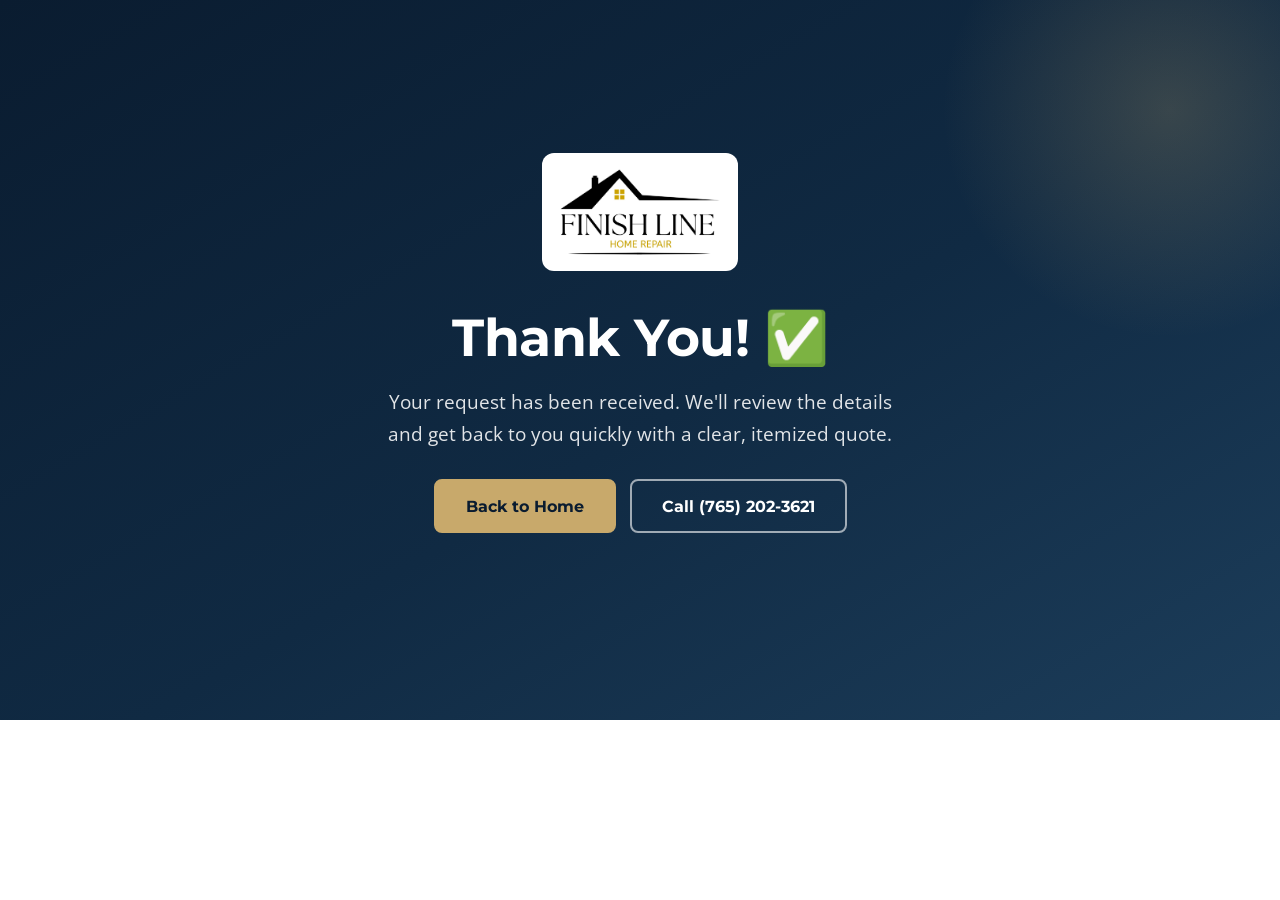
<file: thank-you.html>
<!DOCTYPE html>
<html lang="en">
<head>
  <meta charset="UTF-8" />
  <meta name="viewport" content="width=device-width, initial-scale=1.0" />
  <title>Thank You | Finish Line Home Repair</title>
  <meta name="robots" content="noindex" />
  <link rel="icon" href="assets/logo.jpg" />
  <link rel="preconnect" href="https://fonts.googleapis.com" />
  <link rel="preconnect" href="https://fonts.gstatic.com" crossorigin />
  <link href="https://fonts.googleapis.com/css2?family=Montserrat:wght@600;700;800&family=Open+Sans:wght@400;600&display=swap" rel="stylesheet" />
  <link rel="stylesheet" href="css/styles.css?v=2" />
</head>
<body>
  <section class="hero" style="min-height:80vh;display:flex;align-items:center;">
    <div class="container center">
      <div style="background:var(--white);padding:14px 16px;border-radius:12px;display:inline-block;margin-bottom:28px;"><img src="assets/logo.jpg" alt="Finish Line Home Repair" style="height:90px;" /></div>
      <h1 style="color:var(--white);">Thank You! &#9989;</h1>
      <p style="color:rgba(255,255,255,.88);max-width:520px;margin:18px auto 30px;font-size:1.2rem;">Your request has been received. We'll review the details and get back to you quickly with a clear, itemized quote.</p>
      <div class="btn-row center">
        <a href="index.html" class="btn btn-primary">Back to Home</a>
        <a href="tel:+17652023621" class="btn btn-outline">Call (765) 202-3621</a>
      </div>
    </div>
  </section>
  <script src="js/main.js"></script>
</body>
</html>
</file>
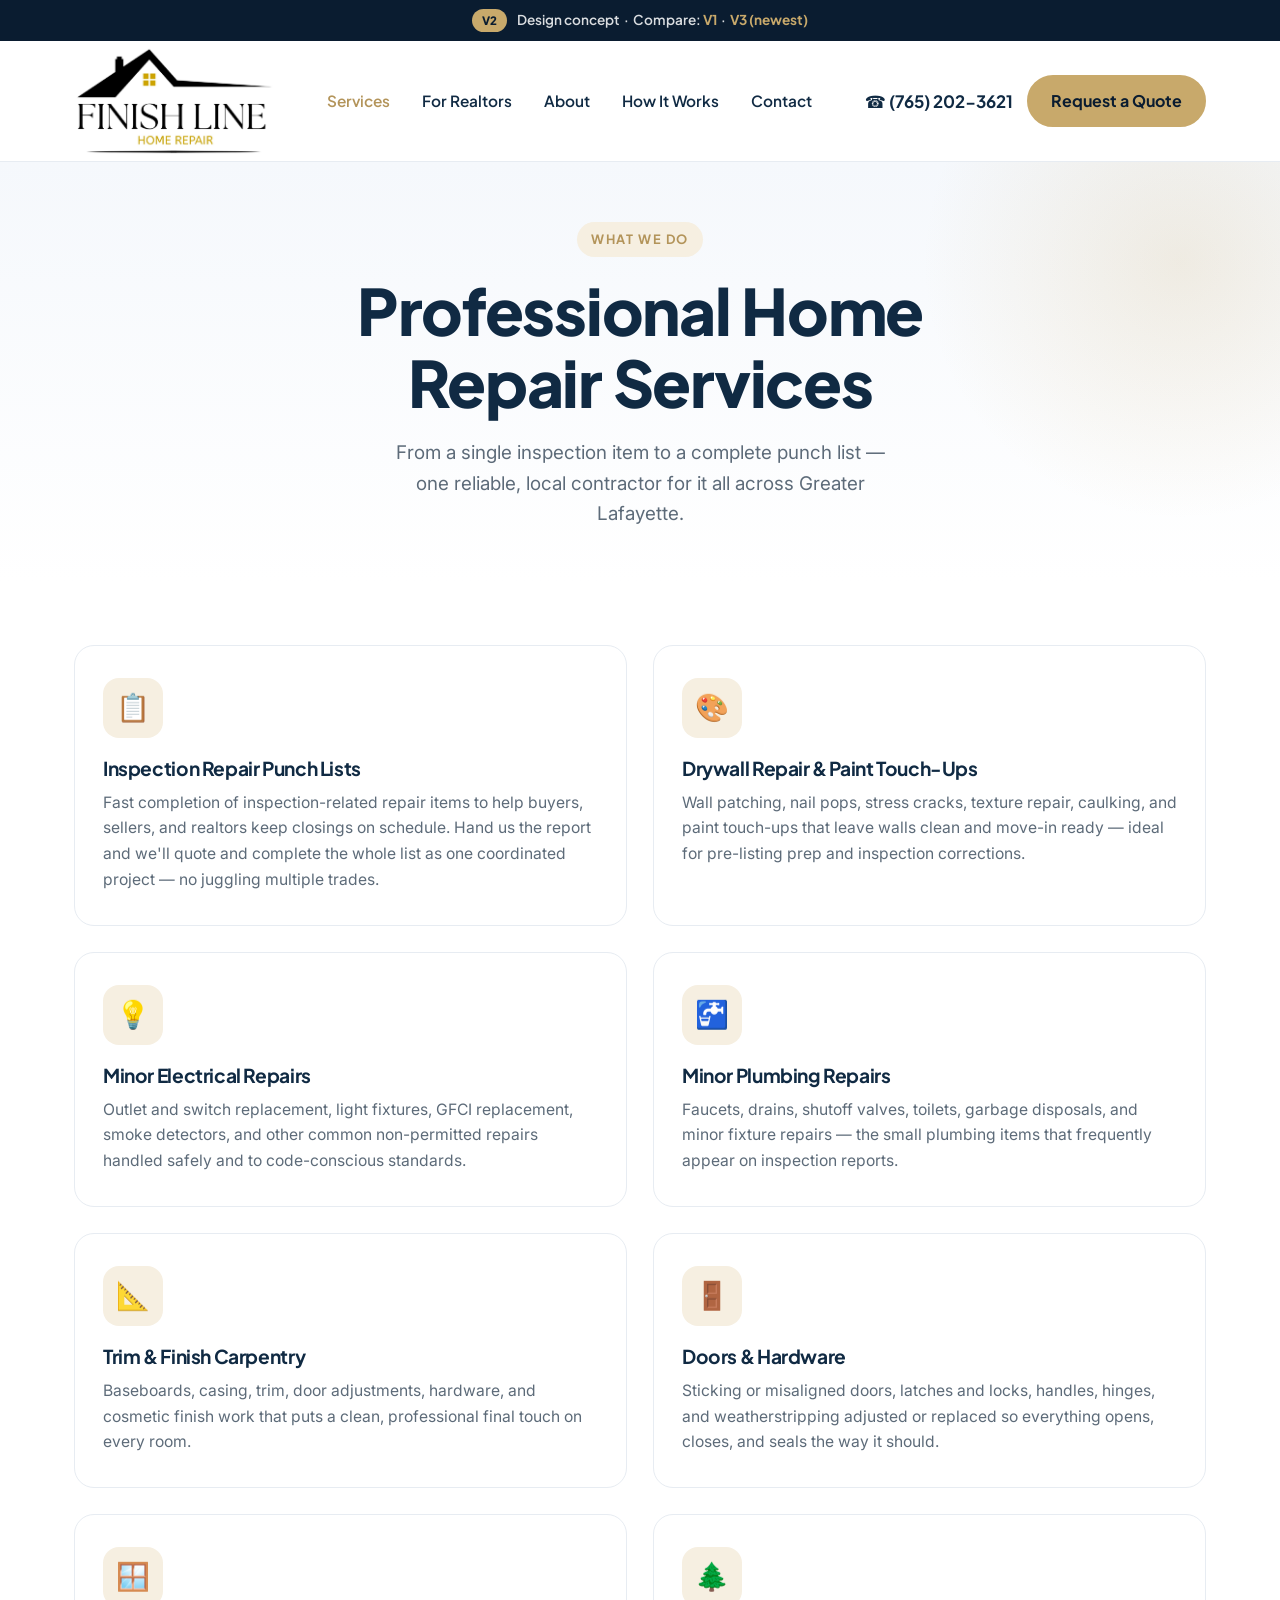
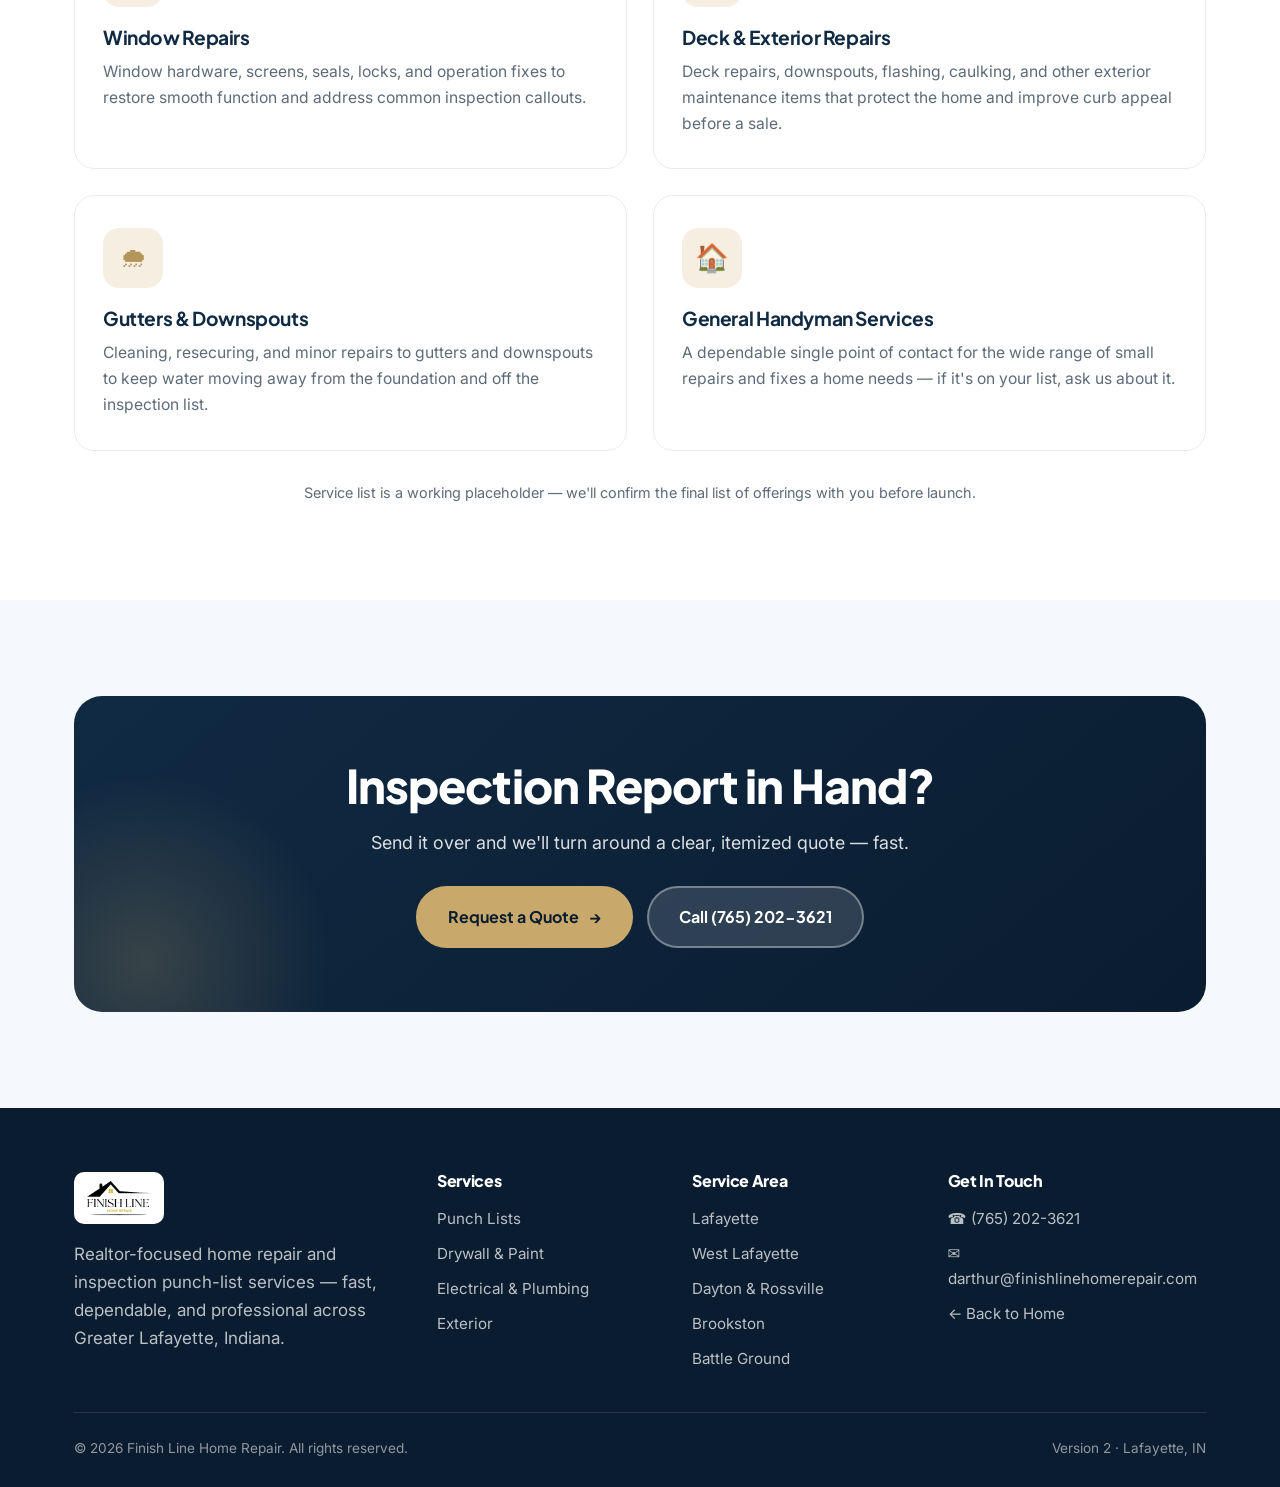
<file: v2/services.html>
<!DOCTYPE html>
<html lang="en">
<head>
  <meta charset="UTF-8" />
  <meta name="viewport" content="width=device-width, initial-scale=1.0" />
  <title>Home Repair Services in Lafayette, IN | Finish Line Home Repair</title>
  <meta name="description" content="Home repair services in Lafayette & West Lafayette, IN: inspection punch lists, drywall & paint, minor electrical & plumbing, trim, doors, windows, decks, gutters & general handyman work. Request a free quote." />
  <meta name="robots" content="noindex, follow" />
  <link rel="canonical" href="https://finishlinehomerepair.com/" />
  <meta name="theme-color" content="#102A43" />
  <meta property="og:type" content="website" />
  <meta property="og:title" content="Home Repair Services in Lafayette, IN | Finish Line Home Repair" />
  <meta property="og:description" content="Inspection punch lists, drywall, electrical, plumbing, trim, doors, windows, decks, gutters and general handyman services across Greater Lafayette." />
  <meta property="og:image" content="../assets/logo.jpg" />
  <link rel="icon" href="../assets/logo.jpg" />
  <link rel="preconnect" href="https://fonts.googleapis.com" />
  <link rel="preconnect" href="https://fonts.gstatic.com" crossorigin />
  <link href="https://fonts.googleapis.com/css2?family=Plus+Jakarta+Sans:wght@600;700;800&family=Inter:wght@400;500;600&display=swap" rel="stylesheet" />
  <link rel="stylesheet" href="css/styles.css?v=3" />
  <script type="application/ld+json">
  {
    "@context": "https://schema.org",
    "@type": "Service",
    "serviceType": "Home repair and inspection punch-list services",
    "provider": {
      "@type": "HomeAndConstructionBusiness",
      "name": "Finish Line Home Repair",
      "telephone": "+1-765-202-3621",
      "email": "darthur@finishlinehomerepair.com",
      "areaServed": "Greater Lafayette, Indiana"
    },
    "areaServed": "Lafayette, West Lafayette, Dayton, Rossville, Brookston, and Battle Ground, Indiana",
    "hasOfferCatalog": {
      "@type": "OfferCatalog",
      "name": "Home Repair Services",
      "itemListElement": [
        { "@type": "OfferCatalog", "name": "Inspection Repair Punch Lists" },
        { "@type": "OfferCatalog", "name": "Drywall Repair & Paint Touch-Ups" },
        { "@type": "OfferCatalog", "name": "Minor Electrical Repairs" },
        { "@type": "OfferCatalog", "name": "Minor Plumbing Repairs" },
        { "@type": "OfferCatalog", "name": "Trim & Finish Carpentry" },
        { "@type": "OfferCatalog", "name": "Doors & Hardware" },
        { "@type": "OfferCatalog", "name": "Window Repairs" },
        { "@type": "OfferCatalog", "name": "Deck & Exterior Repairs" },
        { "@type": "OfferCatalog", "name": "Gutters & Downspouts" },
        { "@type": "OfferCatalog", "name": "General Handyman Services" }
      ]
    }
  }
  </script>
</head>
<body>

  <!-- Version toggle -->
  <div class="version-bar">
    <span class="tag">V2</span> Design concept &nbsp;·&nbsp; Compare: <a href="../index.html">V1</a> &nbsp;·&nbsp; <a href="../v3/index.html">V3 (newest)</a>
  </div>

  <!-- Header -->
  <header class="site-header" id="site-header">
    <div class="container nav">
      <a href="index.html" class="nav-logo" aria-label="Finish Line Home Repair"><img src="../assets/logo.jpg" alt="Finish Line Home Repair logo" /></a>
      <nav aria-label="Primary">
        <ul class="nav-links">
          <li><a href="services.html" style="color:var(--gold-dark)">Services</a></li>
          <li><a href="index.html#realtors">For Realtors</a></li>
          <li><a href="index.html#owner">About</a></li>
          <li><a href="index.html#process">How It Works</a></li>
          <li><a href="index.html#contact">Contact</a></li>
        </ul>
      </nav>
      <div class="nav-cta">
        <a href="tel:+17652023621" class="nav-phone">&#9742; (765) 202-3621</a>
        <a href="../contact.html" class="btn btn-primary" style="padding:11px 22px;">Request a Quote</a>
      </div>
      <button class="nav-toggle" aria-label="Menu" aria-expanded="false"><span></span><span></span><span></span></button>
    </div>
  </header>

  <!-- Page hero -->
  <section class="hero" style="padding:60px 0 52px;">
    <div class="container center" style="max-width:780px;">
      <span class="eyebrow">What We Do</span>
      <h1>Professional Home Repair Services</h1>
      <p class="lead" style="margin:18px auto 0;">From a single inspection item to a complete punch list — one reliable, local contractor for it all across Greater Lafayette.</p>
    </div>
  </section>

  <!-- Services grid -->
  <section style="padding-top:64px;">
    <div class="container">
      <div class="grid grid-2">
        <div class="card reveal" id="punch-lists"><div class="ic">&#128203;</div><h3>Inspection Repair Punch Lists</h3><p>Fast completion of inspection-related repair items to help buyers, sellers, and realtors keep closings on schedule. Hand us the report and we'll quote and complete the whole list as one coordinated project — no juggling multiple trades.</p></div>
        <div class="card reveal" id="drywall-paint"><div class="ic">&#127912;</div><h3>Drywall Repair &amp; Paint Touch-Ups</h3><p>Wall patching, nail pops, stress cracks, texture repair, caulking, and paint touch-ups that leave walls clean and move-in ready — ideal for pre-listing prep and inspection corrections.</p></div>
        <div class="card reveal" id="electrical"><div class="ic">&#128161;</div><h3>Minor Electrical Repairs</h3><p>Outlet and switch replacement, light fixtures, GFCI replacement, smoke detectors, and other common non-permitted repairs handled safely and to code-conscious standards.</p></div>
        <div class="card reveal" id="plumbing"><div class="ic">&#128688;</div><h3>Minor Plumbing Repairs</h3><p>Faucets, drains, shutoff valves, toilets, garbage disposals, and minor fixture repairs — the small plumbing items that frequently appear on inspection reports.</p></div>
        <div class="card reveal" id="trim"><div class="ic">&#128208;</div><h3>Trim &amp; Finish Carpentry</h3><p>Baseboards, casing, trim, door adjustments, hardware, and cosmetic finish work that puts a clean, professional final touch on every room.</p></div>
        <div class="card reveal" id="doors"><div class="ic">&#128682;</div><h3>Doors &amp; Hardware</h3><p>Sticking or misaligned doors, latches and locks, handles, hinges, and weatherstripping adjusted or replaced so everything opens, closes, and seals the way it should.</p></div>
        <div class="card reveal" id="windows"><div class="ic">&#129695;</div><h3>Window Repairs</h3><p>Window hardware, screens, seals, locks, and operation fixes to restore smooth function and address common inspection callouts.</p></div>
        <div class="card reveal" id="exterior"><div class="ic">&#127794;</div><h3>Deck &amp; Exterior Repairs</h3><p>Deck repairs, downspouts, flashing, caulking, and other exterior maintenance items that protect the home and improve curb appeal before a sale.</p></div>
        <div class="card reveal" id="gutters"><div class="ic">&#127783;</div><h3>Gutters &amp; Downspouts</h3><p>Cleaning, resecuring, and minor repairs to gutters and downspouts to keep water moving away from the foundation and off the inspection list.</p></div>
        <div class="card reveal" id="handyman"><div class="ic">&#127968;</div><h3>General Handyman Services</h3><p>A dependable single point of contact for the wide range of small repairs and fixes a home needs — if it's on your list, ask us about it.</p></div>
      </div>
      <p class="placeholder-note" style="margin-top:30px;">Service list is a working placeholder — we'll confirm the final list of offerings with you before launch.</p>
    </div>
  </section>

  <!-- CTA -->
  <section class="soft">
    <div class="container">
      <div class="cta reveal">
        <h2>Inspection Report in Hand?</h2>
        <p>Send it over and we'll turn around a clear, itemized quote — fast.</p>
        <div class="btn-row center">
          <a href="../contact.html" class="btn btn-primary">Request a Quote <span class="arrow">&rarr;</span></a>
          <a href="tel:+17652023621" class="btn btn-light">Call (765) 202-3621</a>
        </div>
      </div>
    </div>
  </section>

  <!-- Footer -->
  <footer class="site-footer">
    <div class="container">
      <div class="footer-grid">
        <div>
          <div class="footer-logo"><img src="../assets/logo.jpg" alt="Finish Line Home Repair" /></div>
          <p>Realtor-focused home repair and inspection punch-list services — fast, dependable, and professional across Greater Lafayette, Indiana.</p>
        </div>
        <div><h4>Services</h4><ul class="footer-list"><li><a href="services.html#punch-lists">Punch Lists</a></li><li><a href="services.html#drywall-paint">Drywall &amp; Paint</a></li><li><a href="services.html#electrical">Electrical &amp; Plumbing</a></li><li><a href="services.html#exterior">Exterior</a></li></ul></div>
        <div><h4>Service Area</h4><ul class="footer-list"><li>Lafayette</li><li>West Lafayette</li><li>Dayton &amp; Rossville</li><li>Brookston</li><li>Battle Ground</li></ul></div>
        <div><h4>Get In Touch</h4><ul class="footer-list"><li><a href="tel:+17652023621">&#9742; (765) 202-3621</a></li><li><a href="mailto:darthur@finishlinehomerepair.com">&#9993; darthur@finishlinehomerepair.com</a></li><li><a href="index.html">&larr; Back to Home</a></li></ul></div>
      </div>
      <div class="footer-bottom">
        <span>&copy; <span data-year>2026</span> Finish Line Home Repair. All rights reserved.</span>
        <span>Version 2 &middot; Lafayette, IN</span>
      </div>
    </div>
  </footer>

  <div class="mobile-call-bar">
    <a href="tel:+17652023621" class="call">&#9742; Call Now</a>
    <a href="../contact.html" class="quote">Request a Quote</a>
  </div>

  <script>
    (function(){
      var h=document.querySelector('.site-header'), t=document.querySelector('.nav-toggle');
      if(t){ t.addEventListener('click',function(){h.classList.toggle('open');}); h.querySelectorAll('.nav-links a').forEach(function(a){a.addEventListener('click',function(){h.classList.remove('open');});}); }
      var r=document.querySelectorAll('.reveal');
      if('IntersectionObserver' in window){ var io=new IntersectionObserver(function(e){e.forEach(function(x){if(x.isIntersecting){x.target.classList.add('in');io.unobserve(x.target);}});},{threshold:.1}); r.forEach(function(el){io.observe(el);}); }
      else { r.forEach(function(el){el.classList.add('in');}); }
      document.querySelectorAll('[data-year]').forEach(function(el){el.textContent=new Date().getFullYear();});
    })();
  </script>
</body>
</html>
</file>
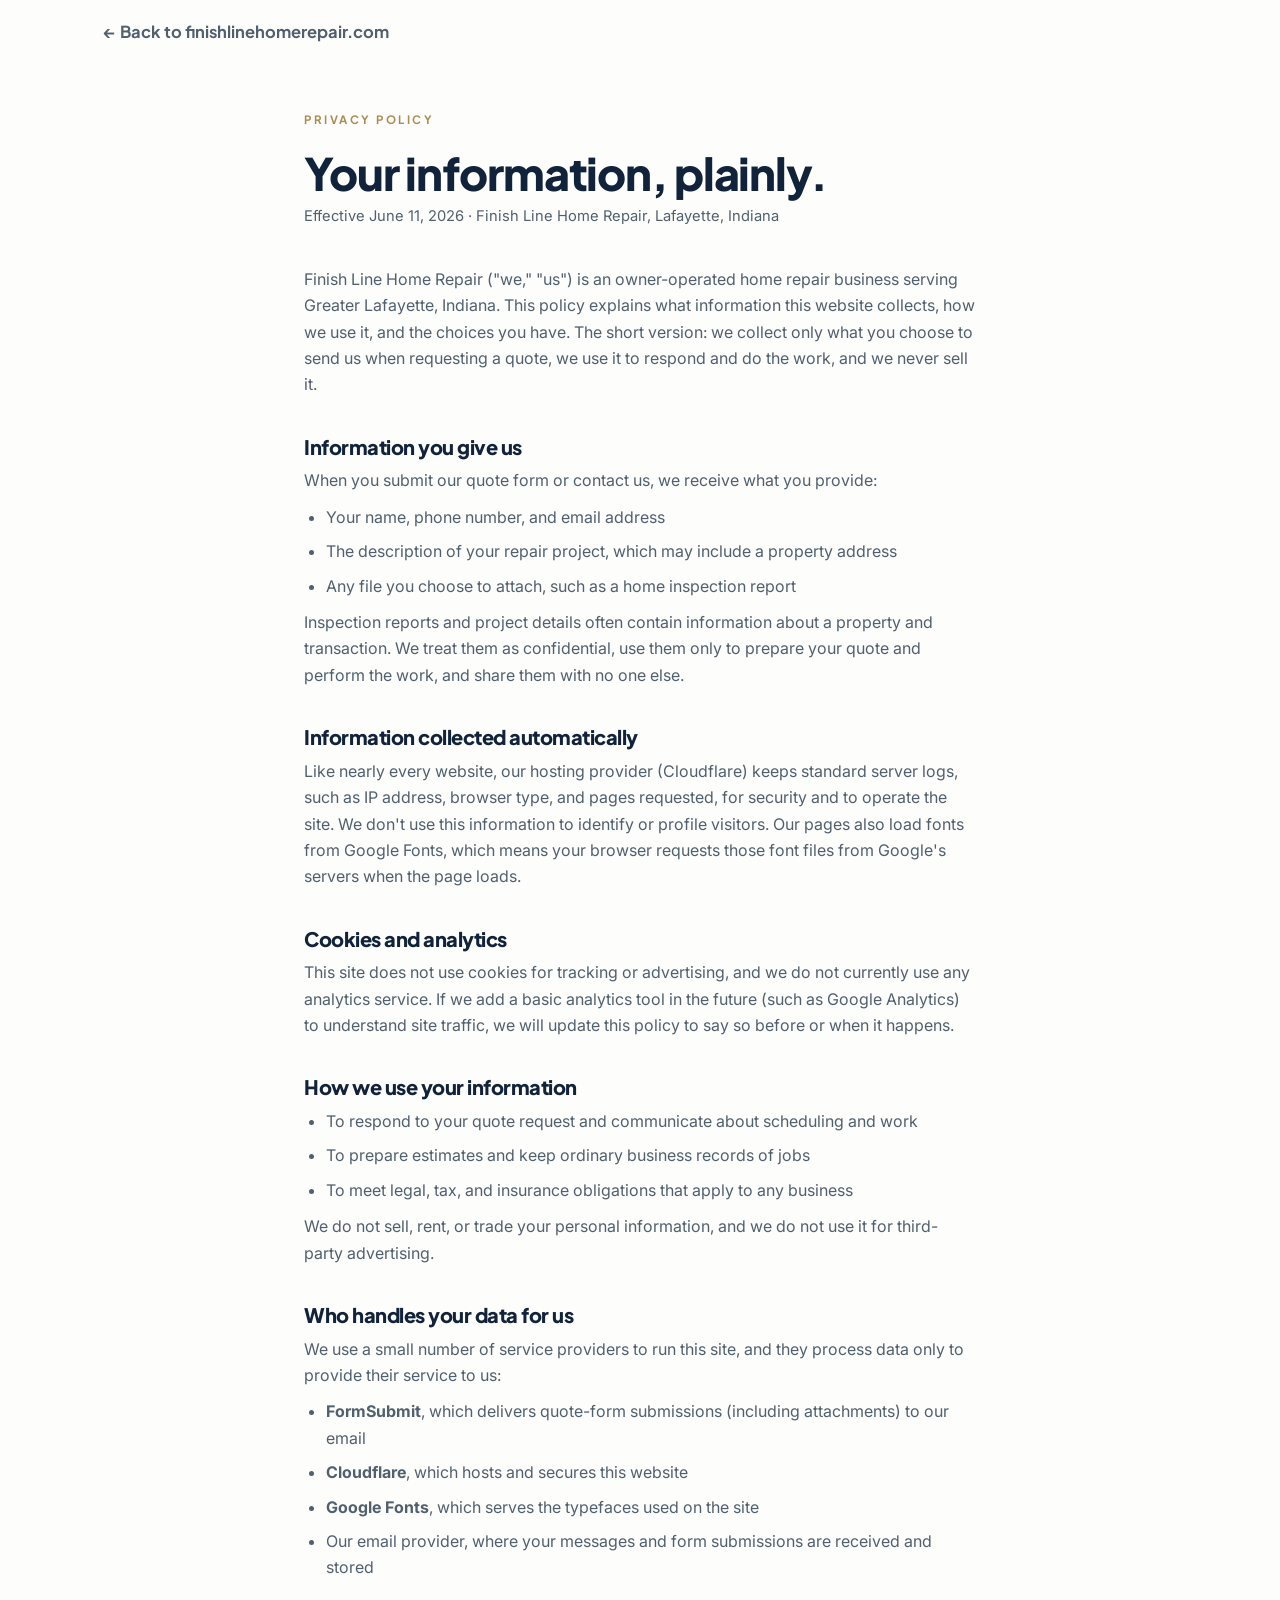
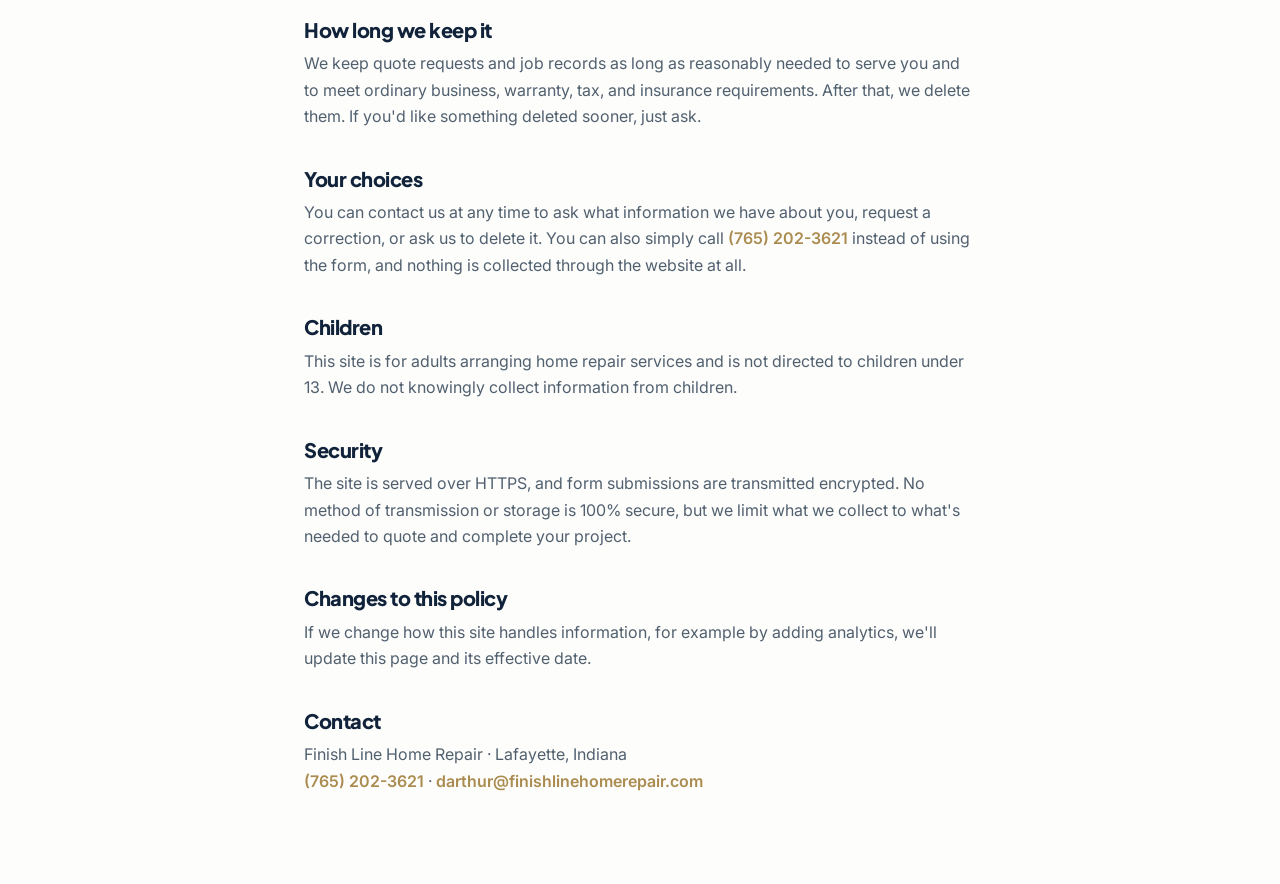
<file: production/public/privacy.html>
<!DOCTYPE html>
<html lang="en">
<head>
  <meta charset="UTF-8" />
  <meta name="viewport" content="width=device-width, initial-scale=1.0" />
  <title>Privacy Policy | Finish Line Home Repair</title>
  <meta name="description" content="How Finish Line Home Repair (Lafayette, IN) collects, uses, and protects the information you share when requesting a quote." />
  <link rel="canonical" href="https://finishlinehomerepair.com/privacy" />
  <meta name="theme-color" content="#0a1c30" />
  <link rel="icon" href="assets/logo.jpg" />
  <link rel="preconnect" href="https://fonts.googleapis.com" />
  <link rel="preconnect" href="https://fonts.gstatic.com" crossorigin />
  <link href="https://fonts.googleapis.com/css2?family=Plus+Jakarta+Sans:wght@600;700;800&family=Inter:wght@400;500;600&display=swap" rel="stylesheet" />
  <link rel="stylesheet" href="css/styles.css?v=6" />
  <style>
    .policy { max-width: 720px; margin: 0 auto; padding: 64px 24px 90px; }
    .policy h1 { font-size: clamp(2rem, 4.5vw, 2.8rem); margin: 10px 0 6px; }
    .policy .date { color: var(--ink-soft); font-size: .92rem; margin-bottom: 38px; }
    .policy h2 { font-size: 1.25rem; margin: 38px 0 10px; }
    .policy p, .policy li { color: var(--ink-soft); font-size: 1rem; }
    .policy ul { padding-left: 22px; display: grid; gap: 8px; margin: 10px 0; }
    .policy a { color: var(--gold-dark); font-weight: 600; }
    .policy .topbar { padding: 18px 0 0; }
  </style>
</head>
<body>
  <div class="container topbar" style="padding-top:18px;">
    <a href="/" style="font-family:var(--font-head);font-weight:700;color:var(--ink-soft);">&larr; Back to finishlinehomerepair.com</a>
  </div>
  <main class="policy">
    <span class="eyebrow">Privacy Policy</span>
    <h1>Your information, plainly.</h1>
    <p class="date">Effective June 11, 2026 &middot; Finish Line Home Repair, Lafayette, Indiana</p>

    <p>Finish Line Home Repair ("we," "us") is an owner-operated home repair business serving Greater Lafayette, Indiana. This policy explains what information this website collects, how we use it, and the choices you have. The short version: we collect only what you choose to send us when requesting a quote, we use it to respond and do the work, and we never sell it.</p>

    <h2>Information you give us</h2>
    <p>When you submit our quote form or contact us, we receive what you provide:</p>
    <ul>
      <li>Your name, phone number, and email address</li>
      <li>The description of your repair project, which may include a property address</li>
      <li>Any file you choose to attach, such as a home inspection report</li>
    </ul>
    <p>Inspection reports and project details often contain information about a property and transaction. We treat them as confidential, use them only to prepare your quote and perform the work, and share them with no one else.</p>

    <h2>Information collected automatically</h2>
    <p>Like nearly every website, our hosting provider (Cloudflare) keeps standard server logs, such as IP address, browser type, and pages requested, for security and to operate the site. We don't use this information to identify or profile visitors. Our pages also load fonts from Google Fonts, which means your browser requests those font files from Google's servers when the page loads.</p>

    <h2>Cookies and analytics</h2>
    <p>This site does not use cookies for tracking or advertising, and we do not currently use any analytics service. If we add a basic analytics tool in the future (such as Google Analytics) to understand site traffic, we will update this policy to say so before or when it happens.</p>

    <h2>How we use your information</h2>
    <ul>
      <li>To respond to your quote request and communicate about scheduling and work</li>
      <li>To prepare estimates and keep ordinary business records of jobs</li>
      <li>To meet legal, tax, and insurance obligations that apply to any business</li>
    </ul>
    <p>We do not sell, rent, or trade your personal information, and we do not use it for third-party advertising.</p>

    <h2>Who handles your data for us</h2>
    <p>We use a small number of service providers to run this site, and they process data only to provide their service to us:</p>
    <ul>
      <li><strong>FormSubmit</strong>, which delivers quote-form submissions (including attachments) to our email</li>
      <li><strong>Cloudflare</strong>, which hosts and secures this website</li>
      <li><strong>Google Fonts</strong>, which serves the typefaces used on the site</li>
      <li>Our email provider, where your messages and form submissions are received and stored</li>
    </ul>

    <h2>How long we keep it</h2>
    <p>We keep quote requests and job records as long as reasonably needed to serve you and to meet ordinary business, warranty, tax, and insurance requirements. After that, we delete them. If you'd like something deleted sooner, just ask.</p>

    <h2>Your choices</h2>
    <p>You can contact us at any time to ask what information we have about you, request a correction, or ask us to delete it. You can also simply call <a href="tel:+17652023621">(765) 202-3621</a> instead of using the form, and nothing is collected through the website at all.</p>

    <h2>Children</h2>
    <p>This site is for adults arranging home repair services and is not directed to children under 13. We do not knowingly collect information from children.</p>

    <h2>Security</h2>
    <p>The site is served over HTTPS, and form submissions are transmitted encrypted. No method of transmission or storage is 100% secure, but we limit what we collect to what's needed to quote and complete your project.</p>

    <h2>Changes to this policy</h2>
    <p>If we change how this site handles information, for example by adding analytics, we'll update this page and its effective date.</p>

    <h2>Contact</h2>
    <p>Finish Line Home Repair &middot; Lafayette, Indiana<br />
    <a href="tel:+17652023621">(765) 202-3621</a> &middot; <a href="mailto:darthur@finishlinehomerepair.com">darthur@finishlinehomerepair.com</a></p>
  </main>
</body>
</html>
</file>
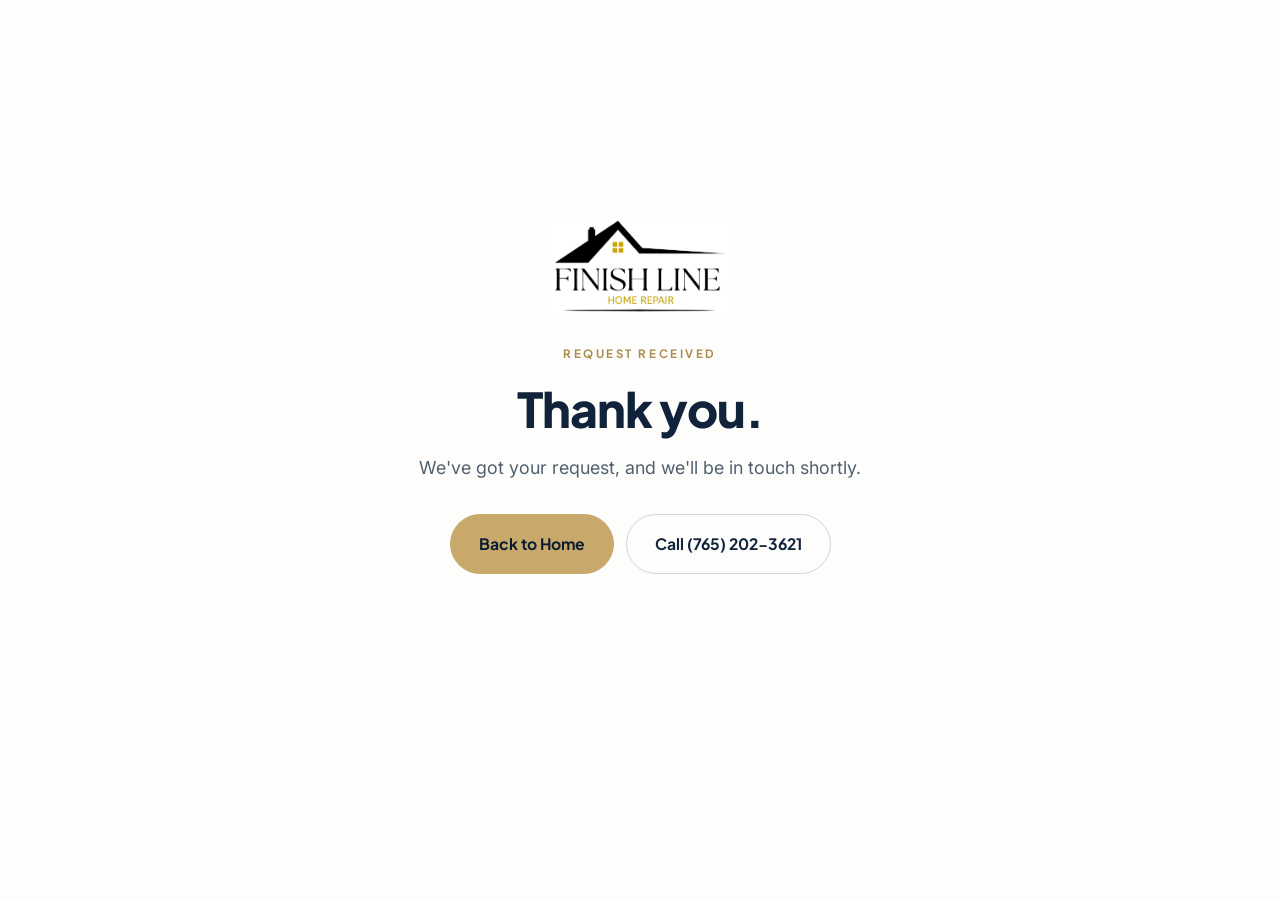
<file: production/public/thank-you.html>
<!DOCTYPE html>
<html lang="en">
<head>
  <meta charset="UTF-8" />
  <meta name="viewport" content="width=device-width, initial-scale=1.0" />
  <title>Thank You | Finish Line Home Repair</title>
  <meta name="robots" content="noindex" />
  <link rel="icon" href="assets/logo.jpg" />
  <link rel="preconnect" href="https://fonts.googleapis.com" />
  <link rel="preconnect" href="https://fonts.gstatic.com" crossorigin />
  <link href="https://fonts.googleapis.com/css2?family=Plus+Jakarta+Sans:wght@600;700;800&family=Inter:wght@400;500;600&display=swap" rel="stylesheet" />
  <link rel="stylesheet" href="css/styles.css?v=6" />
</head>
<body>
  <section style="min-height:88vh;display:flex;align-items:center;">
    <div class="container" style="text-align:center;max-width:640px;">
      <img src="assets/logo.jpg" alt="Finish Line Home Repair" style="height:96px;width:auto;margin:0 auto 30px;" />
      <span class="eyebrow">Request Received</span>
      <h1 style="font-size:clamp(2rem,4.5vw,3rem);">Thank you.</h1>
      <p class="sub" style="margin:18px auto 32px;">We've got your request, and we'll be in touch shortly.</p>
      <div class="btn-row" style="justify-content:center;">
        <a href="/" class="btn btn-gold">Back to Home</a>
        <a href="tel:+17652023621" class="btn btn-line">Call (765) 202-3621</a>
      </div>
    </div>
  </section>
</body>
</html>
</file>
<file: css/styles.css>
/* =========================================================================
   FINISH LINE HOME REPAIR — stylesheet
   --------------------------------------------------------------------------
   REUSABLE TEMPLATE NOTE:
   To re-brand this site for a new client, change ONLY the tokens in :root
   below (colors + fonts), swap /assets/logo.jpg + /assets/headshot.jpg,
   and edit the copy in the .html files. Everything else cascades.
   ========================================================================= */

:root {
  /* ---- Brand tokens (per-client) ---- */
  --navy:        #102A43;
  --navy-deep:   #0a1c30;
  --navy-soft:   #1c3d5a;
  --gold:        #c8a96b;
  --gold-dark:   #b3945a;
  --gold-soft:   #e7d8b8;
  --ink:         #15212b;
  --muted:       #5a6b7b;
  --line:        #e3e8ee;
  --bg:          #ffffff;
  --bg-alt:      #f5f7fa;
  --white:       #ffffff;

  --font-head: "Montserrat", "Helvetica Neue", Arial, sans-serif;
  --font-body: "Open Sans", "Helvetica Neue", Arial, sans-serif;

  /* ---- Layout ---- */
  --container: 1140px;
  --radius:   12px;
  --radius-sm: 8px;
  --shadow:   0 10px 30px rgba(16, 42, 67, 0.08);
  --shadow-lg: 0 20px 50px rgba(16, 42, 67, 0.16);
  --ease: cubic-bezier(0.16, 1, 0.3, 1);
}

/* ---------- Reset / base ---------- */
*, *::before, *::after { box-sizing: border-box; margin: 0; padding: 0; }
html { scroll-behavior: smooth; scroll-padding-top: 144px; -webkit-text-size-adjust: 100%; }
body {
  font-family: var(--font-body);
  color: var(--ink);
  line-height: 1.65;
  background: var(--bg);
  font-size: 17px;
  overflow-x: hidden;
}
img { max-width: 100%; height: auto; display: block; }
a { color: var(--navy); text-decoration: none; transition: color .2s var(--ease); }
a:hover { color: var(--gold-dark); }

h1, h2, h3, h4 { font-family: var(--font-head); color: var(--navy); line-height: 1.18; font-weight: 700; }
h1 { font-size: clamp(2rem, 5vw, 3.25rem); letter-spacing: -0.5px; }
h2 { font-size: clamp(1.6rem, 3.5vw, 2.4rem); letter-spacing: -0.3px; }
h3 { font-size: 1.25rem; }
p { color: var(--ink); }
.lead { font-size: 1.18rem; color: var(--muted); }

.container { width: 100%; max-width: var(--container); margin: 0 auto; padding: 0 24px; }
section { padding: 84px 0; }
.section-alt { background: var(--bg-alt); }
.center { text-align: center; }
.eyebrow {
  font-family: var(--font-head);
  text-transform: uppercase;
  letter-spacing: 2.5px;
  font-size: 0.78rem;
  font-weight: 700;
  color: var(--gold-dark);
  margin-bottom: 14px;
  display: block;
}
.section-head { max-width: 720px; margin: 0 auto 52px; }
.section-head.center { text-align: center; }
.section-head p { color: var(--muted); margin-top: 14px; font-size: 1.1rem; }

/* ---------- Buttons ---------- */
.btn {
  display: inline-flex; align-items: center; justify-content: center; gap: 9px;
  font-family: var(--font-head); font-weight: 700; font-size: 1rem;
  padding: 15px 30px; border-radius: var(--radius-sm); cursor: pointer;
  border: 2px solid transparent; transition: all .25s var(--ease);
  text-align: center; line-height: 1.1; min-height: 54px;
}
.btn-primary { background: var(--gold); color: var(--navy-deep); border-color: var(--gold); }
.btn-primary:hover { background: var(--gold-dark); border-color: var(--gold-dark); color: var(--navy-deep); transform: translateY(-2px); box-shadow: var(--shadow); }
.btn-navy { background: var(--navy); color: var(--white); border-color: var(--navy); }
.btn-navy:hover { background: var(--navy-deep); color: var(--white); transform: translateY(-2px); box-shadow: var(--shadow); }
.btn-outline { background: transparent; color: var(--white); border-color: rgba(255,255,255,.6); }
.btn-outline:hover { background: var(--white); color: var(--navy); border-color: var(--white); transform: translateY(-2px); }
.btn-outline-navy { background: transparent; color: var(--navy); border-color: var(--navy); }
.btn-outline-navy:hover { background: var(--navy); color: var(--white); transform: translateY(-2px); }
.btn-row { display: flex; flex-wrap: wrap; gap: 14px; }
.btn-row.center { justify-content: center; }

/* ---------- Header / nav ---------- */
.site-header {
  position: sticky; top: 0; z-index: 100; background: rgba(255,255,255,0.96);
  backdrop-filter: saturate(180%) blur(10px); border-bottom: 1px solid var(--line);
}
.nav { display: flex; align-items: center; justify-content: space-between; height: 100px; }
.nav-logo { display: flex; align-items: center; gap: 12px; }
.nav-logo img { height: 78px; width: auto; }
.nav-logo .brand-text { display: none; }
.nav-links { display: flex; align-items: center; gap: 30px; list-style: none; }
.nav-links a {
  font-family: var(--font-head); font-weight: 600; font-size: 0.95rem;
  color: var(--navy); position: relative; padding: 6px 0;
}
.nav-links a::after {
  content: ""; position: absolute; left: 0; bottom: 0; height: 2px; width: 0;
  background: var(--gold); transition: width .25s var(--ease);
}
.nav-links a:hover::after, .nav-links a.active::after { width: 100%; }
.nav-links a.active { color: var(--gold-dark); }
.nav-cta { display: flex; align-items: center; gap: 12px; }
.nav-phone { font-family: var(--font-head); font-weight: 700; color: var(--navy); display: inline-flex; align-items: center; gap: 7px; white-space: nowrap; }
.nav-phone:hover { color: var(--gold-dark); }
.nav-toggle { display: none; background: none; border: 0; cursor: pointer; padding: 8px; }
.nav-toggle span { display: block; width: 26px; height: 2.5px; background: var(--navy); margin: 5px 0; border-radius: 2px; transition: .3s var(--ease); }

/* ---------- Hero ---------- */
.hero {
  background: linear-gradient(150deg, var(--navy-deep) 0%, var(--navy) 55%, var(--navy-soft) 100%);
  color: var(--white); position: relative; overflow: hidden; padding: 96px 0 104px;
}
.hero::after {
  content: ""; position: absolute; right: -120px; top: -120px; width: 460px; height: 460px;
  background: radial-gradient(circle, rgba(200,169,107,.22), transparent 70%); pointer-events: none;
}
.hero .container { position: relative; z-index: 2; }
.hero-grid { display: grid; grid-template-columns: 1.15fr .85fr; gap: 50px; align-items: center; }
.hero h1 { color: var(--white); }
.hero h1 .accent { color: var(--gold); }
.hero p { color: rgba(255,255,255,.85); font-size: 1.2rem; margin: 22px 0 32px; max-width: 560px; }
.hero .btn-row { margin-bottom: 26px; }
.hero-badges { display: flex; flex-wrap: wrap; gap: 10px 22px; font-size: .9rem; color: rgba(255,255,255,.8); }
.hero-badges span { display: inline-flex; align-items: center; gap: 8px; }
.hero-badges .dot { color: var(--gold); font-size: 1.1rem; line-height: 1; }
.hero-card {
  background: rgba(255,255,255,.06); border: 1px solid rgba(255,255,255,.14);
  border-radius: var(--radius); padding: 30px; backdrop-filter: blur(6px);
}
.hero-card h3 { color: var(--white); font-size: 1.15rem; margin-bottom: 6px; }
.hero-card p { color: rgba(255,255,255,.75); font-size: .98rem; margin: 0 0 18px; }
.hero-card .check-list li { color: rgba(255,255,255,.92); }
.hero-card .check-list li::before { color: var(--gold); }

/* Standalone (centered) hero — used when the hero card is split out below */
.hero-solo { max-width: 760px; margin: 0 auto; text-align: center; }
.hero-solo p { margin-left: auto; margin-right: auto; }
.hero-solo .hero-badges { justify-content: center; }

/* ---------- Trust badges strip ---------- */
.trust-strip { background: var(--navy-deep); color: var(--white); padding: 0; }
.trust-strip .container { display: flex; flex-wrap: wrap; justify-content: center; gap: 14px 34px; padding-top: 22px; padding-bottom: 22px; }
.trust-strip .item { font-family: var(--font-head); font-weight: 600; font-size: .92rem; letter-spacing: .3px; display: inline-flex; align-items: center; gap: 9px; color: rgba(255,255,255,.9); }
.trust-strip .item .dot { color: var(--gold); }

/* ---------- Cards / grids ---------- */
.grid { display: grid; gap: 24px; }
.grid-2 { grid-template-columns: repeat(2, 1fr); }
.grid-3 { grid-template-columns: repeat(3, 1fr); }
.grid-4 { grid-template-columns: repeat(4, 1fr); }

.card {
  background: var(--white); border: 1px solid var(--line); border-radius: var(--radius);
  padding: 30px 28px; transition: transform .25s var(--ease), box-shadow .25s var(--ease), border-color .25s var(--ease);
  height: 100%;
}
.card:hover { transform: translateY(-4px); box-shadow: var(--shadow); border-color: var(--gold-soft); }
.card .icon {
  width: 52px; height: 52px; border-radius: 12px; background: var(--bg-alt);
  display: flex; align-items: center; justify-content: center; margin-bottom: 18px;
  font-size: 1.5rem; color: var(--gold-dark);
}
.card h3 { margin-bottom: 9px; }
.card p { color: var(--muted); font-size: .98rem; }

/* feature / why-choose cards have gold top accent */
.feature-card { border-top: 3px solid var(--gold); }

/* ---------- Service detail sections (services page) ---------- */
.service-block { padding: 34px 0; border-bottom: 1px solid var(--line); display: grid; grid-template-columns: 56px 1fr; gap: 22px; }
.service-block:last-child { border-bottom: 0; }
.service-block .num { font-family: var(--font-head); font-weight: 800; font-size: 1.3rem; color: var(--gold); border: 2px solid var(--gold-soft); border-radius: 10px; width: 56px; height: 56px; display: flex; align-items: center; justify-content: center; }
.service-block h3 { font-size: 1.35rem; margin-bottom: 8px; }
.service-block p { color: var(--muted); }

/* ---------- Lists ---------- */
.check-list { list-style: none; display: grid; gap: 12px; }
.check-list li { position: relative; padding-left: 30px; }
.check-list li::before {
  content: "\2713"; position: absolute; left: 0; top: 0; color: var(--gold-dark);
  font-weight: 800; font-family: var(--font-head);
}

/* ---------- Split / about ---------- */
.split { display: grid; grid-template-columns: 1fr 1fr; gap: 50px; align-items: center; }
.split img { border-radius: var(--radius); box-shadow: var(--shadow); width: 100%; object-fit: cover; }
.split .stat-row { display: flex; gap: 30px; margin-top: 24px; flex-wrap: wrap; }
.split .stat .n { font-family: var(--font-head); font-weight: 800; font-size: 2rem; color: var(--gold-dark); }
.split .stat .l { font-size: .9rem; color: var(--muted); }

/* ---------- Realtor CTA band ---------- */
.band { background: linear-gradient(150deg, var(--navy) 0%, var(--navy-deep) 100%); color: var(--white); border-radius: var(--radius); padding: 56px 48px; }
.band h2 { color: var(--white); }
.band p { color: rgba(255,255,255,.85); margin: 14px 0 26px; }

/* ---------- CTA full-width ---------- */
.cta-final { background: linear-gradient(150deg, var(--navy-deep), var(--navy)); color: var(--white); text-align: center; }
.cta-final h2 { color: var(--white); }
.cta-final p { color: rgba(255,255,255,.85); max-width: 560px; margin: 16px auto 30px; font-size: 1.15rem; }

/* ---------- Forms ---------- */
.form-card { background: var(--white); border: 1px solid var(--line); border-radius: var(--radius); padding: 36px; box-shadow: var(--shadow); }
.form-grid { display: grid; grid-template-columns: 1fr 1fr; gap: 18px; }
.field { display: flex; flex-direction: column; gap: 7px; }
.field.full { grid-column: 1 / -1; }
.field label { font-family: var(--font-head); font-weight: 600; font-size: .9rem; color: var(--navy); }
.field label .opt { color: var(--muted); font-weight: 400; }
.field input, .field textarea, .field select {
  font-family: var(--font-body); font-size: 1rem; padding: 13px 14px; border: 1.5px solid var(--line);
  border-radius: var(--radius-sm); background: var(--white); color: var(--ink); width: 100%; transition: border-color .2s var(--ease);
}
.field input:focus, .field textarea:focus { outline: none; border-color: var(--gold); box-shadow: 0 0 0 3px rgba(200,169,107,.18); }
.field input[type="file"] { padding: 10px; background: var(--bg-alt); cursor: pointer; }
.field textarea { min-height: 120px; resize: vertical; }
.form-note { font-size: .85rem; color: var(--muted); margin-top: 4px; }

/* ---------- Contact info cards ---------- */
.info-card { display: flex; gap: 16px; align-items: flex-start; padding: 22px; background: var(--white); border: 1px solid var(--line); border-radius: var(--radius); }
.info-card .icon { font-size: 1.4rem; color: var(--gold-dark); background: var(--bg-alt); width: 48px; height: 48px; border-radius: 10px; display: flex; align-items: center; justify-content: center; flex-shrink: 0; }
.info-card h3 { font-size: 1.05rem; margin-bottom: 3px; }
.info-card p, .info-card a { color: var(--muted); font-size: .98rem; }

/* ---------- FAQ ---------- */
.faq-item { border: 1px solid var(--line); border-radius: var(--radius-sm); margin-bottom: 14px; background: var(--white); overflow: hidden; }
.faq-q { font-family: var(--font-head); font-weight: 600; color: var(--navy); padding: 20px 24px; cursor: pointer; display: flex; justify-content: space-between; align-items: center; gap: 16px; font-size: 1.05rem; list-style: none; }
.faq-q::-webkit-details-marker { display: none; }
.faq-q .chev { color: var(--gold-dark); transition: transform .25s var(--ease); flex-shrink: 0; font-size: 1.2rem; }
details[open] .faq-q .chev { transform: rotate(45deg); }
.faq-a { padding: 0 24px 22px; color: var(--muted); }

/* ---------- Page hero (interior pages) ---------- */
.page-hero { background: linear-gradient(150deg, var(--navy-deep), var(--navy)); color: var(--white); padding: 70px 0; text-align: center; }
.page-hero h1 { color: var(--white); }
.page-hero p { color: rgba(255,255,255,.82); max-width: 640px; margin: 16px auto 0; font-size: 1.15rem; }
.breadcrumb { font-size: .85rem; color: rgba(255,255,255,.6); margin-bottom: 14px; }
.breadcrumb a { color: rgba(255,255,255,.8); }

/* ---------- Footer ---------- */
.site-footer { background: var(--navy-deep); color: rgba(255,255,255,.72); padding: 60px 0 28px; }
.footer-grid { display: grid; grid-template-columns: 1.4fr 1fr 1fr 1.2fr; gap: 40px; margin-bottom: 40px; }
.site-footer h4 { color: var(--white); font-size: 1rem; margin-bottom: 16px; font-family: var(--font-head); }
.site-footer a { color: rgba(255,255,255,.72); }
.site-footer a:hover { color: var(--gold); }
.footer-logo img { height: 54px; background: var(--white); padding: 8px 12px; border-radius: 8px; margin-bottom: 16px; }
.footer-list { list-style: none; display: grid; gap: 10px; font-size: .95rem; }
.footer-bottom { border-top: 1px solid rgba(255,255,255,.12); padding-top: 24px; display: flex; flex-wrap: wrap; justify-content: space-between; gap: 12px; font-size: .85rem; color: rgba(255,255,255,.55); }

/* ---------- Mobile click-to-call bar ---------- */
.mobile-call-bar { display: none; }

/* ---------- Responsive ---------- */
@media (max-width: 960px) {
  .hero-grid { grid-template-columns: 1fr; gap: 36px; }
  .hero-card { max-width: 520px; }
  .grid-4 { grid-template-columns: repeat(2, 1fr); }
  .split { grid-template-columns: 1fr; gap: 32px; }
  .split .order-img { order: -1; }
  .footer-grid { grid-template-columns: 1fr 1fr; gap: 32px; }
}
@media (max-width: 760px) {
  html { scroll-padding-top: 116px; }
  section { padding: 60px 0; }
  .nav { height: 84px; }
  .nav-logo img { height: 60px; }
  .nav-links, .nav-phone, .nav-cta { display: none; }
  .nav-toggle { display: block; }
  .site-header.open .nav-links {
    display: flex; position: absolute; top: 84px; left: 0; right: 0; flex-direction: column;
    background: var(--white); padding: 18px 24px; gap: 4px; border-bottom: 1px solid var(--line); box-shadow: var(--shadow);
  }
  .site-header.open .nav-links a { padding: 13px 0; width: 100%; border-bottom: 1px solid var(--line); }
  .grid-2, .grid-3, .grid-4, .form-grid { grid-template-columns: 1fr; }
  .band { padding: 40px 26px; }
  .form-card { padding: 26px 20px; }
  body { padding-bottom: 64px; } /* room for mobile call bar */
  .mobile-call-bar {
    display: flex; position: fixed; bottom: 0; left: 0; right: 0; z-index: 200;
    box-shadow: 0 -4px 20px rgba(16,42,67,.18);
  }
  .mobile-call-bar a { flex: 1; text-align: center; padding: 16px; font-family: var(--font-head); font-weight: 700; font-size: 1rem; }
  .mobile-call-bar .call { background: var(--gold); color: var(--navy-deep); }
  .mobile-call-bar .quote { background: var(--navy); color: var(--white); }
}
@media (max-width: 420px) {
  .btn { width: 100%; }
  .hero .btn-row .btn, .cta-final .btn-row .btn { width: 100%; }
}

/* ---------- Reveal animation ---------- */
.reveal { opacity: 0; transform: translateY(24px); transition: opacity .6s var(--ease), transform .6s var(--ease); }
.reveal.in { opacity: 1; transform: none; }
@media (prefers-reduced-motion: reduce) { .reveal { opacity: 1; transform: none; transition: none; } html { scroll-behavior: auto; } }
</file>
<file: v2/css/styles.css>
/* =========================================================================
   FINISH LINE HOME REPAIR — Version 2 stylesheet
   Bright, airy, modern "Housefix-feel" layout using the Finish Line brand
   (navy + gold). Rounded cards, soft shadows, generous whitespace.
   ========================================================================= */

:root {
  --navy:      #102A43;
  --navy-deep: #0a1c30;
  --gold:      #c8a96b;
  --gold-dark: #b3945a;
  --gold-tint: #f6efe1;
  --ink:       #16202b;
  --muted:     #5d6b79;
  --line:      #e7ecf2;
  --bg:        #ffffff;
  --bg-soft:   #f5f8fc;
  --white:     #ffffff;

  --font-head: "Plus Jakarta Sans", "Montserrat", system-ui, sans-serif;
  --font-body: "Inter", "Open Sans", system-ui, sans-serif;

  --container: 1180px;
  --r-sm: 12px;
  --r:    20px;
  --r-lg: 28px;
  --r-pill: 999px;
  --shadow-sm: 0 4px 16px rgba(16,42,67,.06);
  --shadow:    0 18px 40px rgba(16,42,67,.10);
  --shadow-lg: 0 30px 70px rgba(16,42,67,.16);
  --ease: cubic-bezier(0.16, 1, 0.3, 1);
}

*, *::before, *::after { box-sizing: border-box; margin: 0; padding: 0; }
/* Less than header height on purpose: sections carry 96px internal padding,
   so this lands the visible content ~26px below the sticky header. */
html { scroll-behavior: smooth; scroll-padding-top: 51px; -webkit-text-size-adjust: 100%; }
body {
  font-family: var(--font-body); color: var(--ink); background: var(--bg);
  line-height: 1.65; font-size: 17px; overflow-x: hidden;
}
img { max-width: 100%; height: auto; display: block; }
a { color: var(--navy); text-decoration: none; transition: color .2s var(--ease); }

h1,h2,h3,h4 { font-family: var(--font-head); color: var(--navy); line-height: 1.12; font-weight: 800; letter-spacing: -0.02em; }
h1 { font-size: clamp(2.3rem, 5.4vw, 4rem); }
h2 { font-size: clamp(1.9rem, 4vw, 2.9rem); }
h3 { font-size: 1.2rem; font-weight: 700; }
.lead { font-size: 1.2rem; color: var(--muted); line-height: 1.6; }

.container { width: 100%; max-width: var(--container); margin: 0 auto; padding: 0 24px; }
section { padding: 96px 0; }
.soft { background: var(--bg-soft); }
.center { text-align: center; }
.eyebrow {
  display: inline-flex; align-items: center; gap: 8px;
  font-family: var(--font-head); font-weight: 700; font-size: .8rem;
  text-transform: uppercase; letter-spacing: .12em; color: var(--gold-dark);
  background: var(--gold-tint); padding: 7px 14px; border-radius: var(--r-pill);
  margin-bottom: 18px;
}
.section-head { max-width: 680px; margin: 0 auto 56px; }
.section-head.center { text-align: center; }
.section-head p { color: var(--muted); margin-top: 16px; font-size: 1.12rem; }

/* ---------- Buttons (rounded, with arrow) ---------- */
.btn {
  display: inline-flex; align-items: center; justify-content: center; gap: 10px;
  font-family: var(--font-head); font-weight: 700; font-size: 1rem;
  padding: 16px 30px; border-radius: var(--r-pill); cursor: pointer;
  border: 2px solid transparent; transition: all .25s var(--ease); white-space: nowrap;
}
.btn .arrow { transition: transform .25s var(--ease); }
.btn:hover .arrow { transform: translateX(4px); }
.btn-primary { background: var(--gold); color: var(--navy-deep); border-color: var(--gold); }
.btn-primary:hover { background: var(--gold-dark); border-color: var(--gold-dark); color: var(--navy-deep); transform: translateY(-2px); box-shadow: var(--shadow-sm); }
.btn-navy { background: var(--navy); color: #fff; border-color: var(--navy); }
.btn-navy:hover { background: var(--navy-deep); color:#fff; transform: translateY(-2px); box-shadow: var(--shadow-sm); }
.btn-ghost { background: #fff; color: var(--navy); border-color: var(--line); }
.btn-ghost:hover { border-color: var(--navy); transform: translateY(-2px); }
.btn-light { background: rgba(255,255,255,.14); color:#fff; border-color: rgba(255,255,255,.35); }
.btn-light:hover { background:#fff; color: var(--navy); }
.btn-row { display: flex; flex-wrap: wrap; gap: 14px; }
.btn-row.center { justify-content: center; }

/* ---------- Version toggle bar ---------- */
.version-bar {
  background: var(--navy-deep); color: rgba(255,255,255,.85); font-family: var(--font-head);
  font-size: .85rem; text-align: center; padding: 9px 16px; font-weight: 600;
}
.version-bar a { color: var(--gold); font-weight: 700; }
.version-bar a:hover { color: #fff; }
.version-bar .tag { display:inline-block; background: var(--gold); color: var(--navy-deep); border-radius: var(--r-pill); padding: 2px 10px; font-size:.72rem; font-weight:800; margin-right: 8px; letter-spacing:.04em; }

/* ---------- Header ---------- */
.site-header { position: sticky; top: 0; z-index: 100; background: rgba(255,255,255,.9); backdrop-filter: saturate(180%) blur(12px); border-bottom: 1px solid var(--line); }
.nav { display: flex; align-items: center; justify-content: space-between; height: 120px; }
.nav-logo img { height: 110px; width: auto; }
.nav-links { display: flex; gap: 32px; list-style: none; }
.nav-links a { font-family: var(--font-head); font-weight: 600; font-size: .96rem; color: var(--navy); }
.nav-links a:hover { color: var(--gold-dark); }
.nav-cta { display: flex; align-items: center; gap: 14px; }
.nav-phone { font-family: var(--font-head); font-weight: 700; color: var(--navy); white-space: nowrap; }
.nav-toggle { display: none; background: none; border: 0; cursor: pointer; padding: 8px; }
.nav-toggle span { display: block; width: 26px; height: 2.5px; background: var(--navy); margin: 5px 0; border-radius: 2px; }

/* ---------- Hero ---------- */
.hero { background: linear-gradient(180deg, var(--bg-soft), #fff); position: relative; overflow: hidden; padding: 70px 0 90px; }
.hero::before { content:""; position:absolute; top:-160px; right:-160px; width:520px; height:520px; background: radial-gradient(circle, rgba(200,169,107,.18), transparent 70%); }
.hero .container { position: relative; z-index: 2; }
.hero-grid { display: grid; grid-template-columns: 1.05fr .95fr; gap: 56px; align-items: center; }
.hero h1 { margin-bottom: 20px; }
.hero h1 .hl { color: var(--gold-dark); }
.hero p { font-size: 1.18rem; color: var(--muted); max-width: 520px; margin-bottom: 30px; }
.hero .btn-row { margin-bottom: 28px; }
.hero-rating { display: flex; align-items: center; gap: 14px; font-size: .95rem; color: var(--muted); }
.hero-rating .stars { color: var(--gold); letter-spacing: 2px; font-size: 1.05rem; }
.hero-rating strong { color: var(--navy); font-family: var(--font-head); }

/* hero image with floating badge */
.hero-media { position: relative; }
.hero-media .photo { border-radius: var(--r-lg); overflow: hidden; box-shadow: var(--shadow-lg); aspect-ratio: 4/4.4; background: var(--navy); }
.hero-media .photo img { width: 100%; height: 100%; object-fit: cover; }
.hero-badge {
  position: absolute; background: #fff; border-radius: var(--r); box-shadow: var(--shadow);
  padding: 16px 20px; display: flex; align-items: center; gap: 14px;
}
.hero-badge .ic { width: 46px; height: 46px; border-radius: 50%; background: var(--gold-tint); color: var(--gold-dark); display:flex; align-items:center; justify-content:center; font-size:1.4rem; flex-shrink:0; }
.hero-badge .n { font-family: var(--font-head); font-weight: 800; color: var(--navy); font-size: 1.1rem; line-height:1; }
.hero-badge .l { font-size: .8rem; color: var(--muted); }
.hero-badge.top { top: 26px; left: -26px; }
.hero-badge.bottom { bottom: 26px; right: -22px; }

/* ---------- Stats band ---------- */
.stats { background: var(--navy); border-radius: var(--r-lg); padding: 44px 40px; display: grid; grid-template-columns: repeat(4,1fr); gap: 24px; margin-top: -40px; position: relative; z-index: 5; box-shadow: var(--shadow); }
.stat { text-align: center; color: #fff; }
.stat .n { font-family: var(--font-head); font-weight: 800; font-size: 2.4rem; color: var(--gold); line-height:1; }
.stat .l { font-size: .95rem; color: rgba(255,255,255,.8); margin-top: 8px; }
.stat + .stat { border-left: 1px solid rgba(255,255,255,.12); }

/* ---------- Cards / services ---------- */
.grid { display: grid; gap: 26px; }
.grid-3 { grid-template-columns: repeat(3,1fr); }
.grid-2 { grid-template-columns: repeat(2,1fr); }
.card {
  background: #fff; border: 1px solid var(--line); border-radius: var(--r); padding: 32px 28px;
  transition: transform .25s var(--ease), box-shadow .25s var(--ease); height: 100%;
}
.card:hover { transform: translateY(-6px); box-shadow: var(--shadow); }
.card .ic { width: 60px; height: 60px; border-radius: 16px; background: var(--gold-tint); color: var(--gold-dark); display:flex; align-items:center; justify-content:center; font-size:1.7rem; margin-bottom: 20px; transition: all .25s var(--ease); }
.card:hover .ic { background: var(--gold); color: var(--navy-deep); }
.card h3 { margin-bottom: 10px; }
.card p { color: var(--muted); font-size: .98rem; }
.card .more { display:inline-flex; align-items:center; gap:7px; margin-top:16px; font-family:var(--font-head); font-weight:700; font-size:.9rem; color: var(--gold-dark); }

/* ---------- Split (benefits / meet owner) ---------- */
.split { display: grid; grid-template-columns: 1fr 1fr; gap: 60px; align-items: center; }
.split-media img { border-radius: var(--r-lg); box-shadow: var(--shadow); width:100%; }
.check-list { list-style: none; display: grid; gap: 16px; margin-top: 8px; }
.check-list li { position: relative; padding-left: 38px; color: var(--ink); }
.check-list li::before { content: "\2713"; position: absolute; left: 0; top: -1px; width: 26px; height: 26px; border-radius: 50%; background: var(--gold-tint); color: var(--gold-dark); font-weight: 800; display:flex; align-items:center; justify-content:center; font-size:.85rem; }
.check-list li strong { display:block; font-family:var(--font-head); color: var(--navy); }

/* ---------- Process steps ---------- */
.steps { display: grid; grid-template-columns: repeat(3,1fr); gap: 28px; counter-reset: step; }
.step { background:#fff; border:1px solid var(--line); border-radius: var(--r); padding: 34px 28px; position: relative; }
.step .num { font-family: var(--font-head); font-weight: 800; font-size: 1.1rem; width:48px; height:48px; border-radius:50%; background: var(--navy); color:#fff; display:flex; align-items:center; justify-content:center; margin-bottom: 18px; }
.step h3 { margin-bottom: 8px; }
.step p { color: var(--muted); font-size: .97rem; }

/* ---------- Meet owner ---------- */
.owner-card { background:#fff; border:1px solid var(--line); border-radius: var(--r-lg); padding: 14px; box-shadow: var(--shadow); }
.owner-card img { border-radius: var(--r); width:100%; }
.owner-quote { font-size: 1.15rem; color: var(--navy); font-style: italic; border-left: 3px solid var(--gold); padding-left: 18px; margin: 20px 0; }

/* ---------- Gallery (placeholder tiles) ---------- */
.gallery { display: grid; grid-template-columns: repeat(3,1fr); gap: 18px; }
.tile { aspect-ratio: 4/3; border-radius: var(--r); background: linear-gradient(135deg, var(--bg-soft), #e9eef5); border: 1px dashed var(--line); display:flex; flex-direction:column; align-items:center; justify-content:center; color: var(--muted); text-align:center; padding: 16px; }
.tile .ic { font-size: 1.8rem; margin-bottom: 8px; opacity:.6; }
.tile .cap { font-size: .82rem; }

/* ---------- Testimonials ---------- */
.quote-card { background:#fff; border:1px solid var(--line); border-radius: var(--r); padding: 30px; height:100%; }
.quote-card .stars { color: var(--gold); letter-spacing: 2px; margin-bottom: 14px; }
.quote-card p { color: var(--ink); margin-bottom: 20px; }
.quote-card .who { display:flex; align-items:center; gap: 12px; }
.quote-card .av { width: 44px; height: 44px; border-radius: 50%; background: var(--gold-tint); color: var(--gold-dark); display:flex; align-items:center; justify-content:center; font-family: var(--font-head); font-weight:800; }
.quote-card .who .nm { font-family: var(--font-head); font-weight:700; color: var(--navy); font-size: .95rem; }
.quote-card .who .rl { font-size: .82rem; color: var(--muted); }
.placeholder-note { text-align:center; color: var(--muted); font-size:.9rem; margin-top: 22px; }

/* ---------- CTA band ---------- */
.cta { background: linear-gradient(140deg, var(--navy), var(--navy-deep)); border-radius: var(--r-lg); padding: 64px 56px; text-align: center; position: relative; overflow: hidden; }
.cta::before { content:""; position:absolute; bottom:-140px; left:-120px; width:380px; height:380px; background: radial-gradient(circle, rgba(200,169,107,.22), transparent 70%); }
.cta h2 { color:#fff; position:relative; }
.cta p { color: rgba(255,255,255,.85); max-width: 540px; margin: 16px auto 28px; font-size: 1.12rem; position:relative; }
.cta .btn-row { position: relative; }

/* ---------- Footer ---------- */
.site-footer { background: var(--navy-deep); color: rgba(255,255,255,.72); padding: 64px 0 28px; }
.footer-grid { display:grid; grid-template-columns: 1.5fr 1fr 1fr 1.2fr; gap: 40px; margin-bottom: 40px; }
.site-footer h4 { color:#fff; font-size:1rem; margin-bottom:16px; }
.site-footer a { color: rgba(255,255,255,.72); }
.site-footer a:hover { color: var(--gold); }
.footer-logo img { height:52px; background:#fff; padding:8px 12px; border-radius:10px; margin-bottom:16px; }
.footer-list { list-style:none; display:grid; gap:10px; font-size:.95rem; }
.footer-bottom { border-top:1px solid rgba(255,255,255,.12); padding-top:24px; display:flex; flex-wrap:wrap; justify-content:space-between; gap:12px; font-size:.85rem; color:rgba(255,255,255,.55); }

/* ---------- Mobile call bar ---------- */
.mobile-call-bar { display: none; }

/* ---------- Reveal ---------- */
.reveal { opacity:0; transform: translateY(26px); transition: opacity .6s var(--ease), transform .6s var(--ease); }
.reveal.in { opacity:1; transform:none; }
@media (prefers-reduced-motion: reduce){ .reveal{opacity:1;transform:none;transition:none} html{scroll-behavior:auto} }

/* ---------- Responsive ---------- */
@media (max-width: 960px){
  .hero-grid { grid-template-columns: 1fr; gap: 34px; }
  .hero-media { max-width: 340px; margin: 0 auto; order: -1; }
  .hero-badge { display: none; }
  .hero { padding-top: 46px; }
  .stats { grid-template-columns: repeat(2,1fr); gap: 28px 16px; }
  .stat:nth-child(3) { border-left: 0; }
  .grid-3, .steps, .gallery { grid-template-columns: repeat(2,1fr); }
  .split { grid-template-columns: 1fr; gap: 36px; }
  .split-media { order: -1; }
  .footer-grid { grid-template-columns: 1fr 1fr; gap: 32px; }
}
@media (max-width: 720px){
  html { scroll-padding-top: 45px; }
  section { padding: 66px 0; }
  .nav { height: 88px; }
  .nav-logo img { height: 64px; }
  .nav-links, .nav-phone, .nav-cta { display: none; }
  .nav-toggle { display: block; }
  .site-header.open .nav-links { display:flex; position:absolute; top:88px; left:0; right:0; flex-direction:column; background:#fff; padding:16px 24px; gap:6px; box-shadow: var(--shadow); border-bottom:1px solid var(--line); }
  .grid-3, .grid-2, .steps, .gallery { grid-template-columns: 1fr; }
  .stats { grid-template-columns: repeat(2,1fr); padding: 32px 22px; }
  .cta { padding: 46px 26px; }
  .hero { padding: 28px 0 52px; }
  .hero-media { max-width: 250px; }
  .hero-grid > div:not(.hero-media) { text-align: center; }
  .hero .btn-row { justify-content: center; }
  .hero-rating { justify-content: center; }
  body { padding-bottom: 66px; }
  .mobile-call-bar { display:flex; position:fixed; bottom:0; left:0; right:0; z-index:200; box-shadow: 0 -4px 20px rgba(16,42,67,.18); }
  .mobile-call-bar a { flex:1; text-align:center; padding:16px; font-family:var(--font-head); font-weight:700; }
  .mobile-call-bar .call { background: var(--gold); color: var(--navy-deep); }
  .mobile-call-bar .quote { background: var(--navy); color:#fff; }
}
@media (max-width: 440px){
  .btn { width: 100%; }
  .stats { grid-template-columns: 1fr; } .stat + .stat { border-left:0; border-top:1px solid rgba(255,255,255,.12); padding-top: 22px; }
}
</file>
<file: v3/css/styles.css>
/* ============================================================================
   FINISH LINE HOME REPAIR — Version 3
   Editorial-minimal, conversion-first. Informed by verified research:
   phone-first CTAs, thumb-reach sticky call bar, short quote form, owner
   photo + trust badges in hero, outcome-framed realtor section, and the
   premium-minimal density of vitruviusbuilt.com (7 sections, short copy,
   generous whitespace).
   ============================================================================ */

:root {
  --ink:       #11233a;   /* deep navy text */
  --ink-soft:  #51606f;
  --paper:     #fdfdfb;   /* warm off-white */
  --paper-dim: #f6f5f1;
  --navy:      #102a43;
  --navy-deep: #0a1c30;
  --gold:      #c8a96b;
  --gold-dark: #ab8c50;
  --gold-tint: #f4eddd;
  --hairline:  #e7e4dc;

  --font-head: "Plus Jakarta Sans", system-ui, sans-serif;
  --font-body: "Inter", system-ui, sans-serif;

  --container: 1120px;
  --r: 16px;
  --r-pill: 999px;
  --ease: cubic-bezier(.16,1,.3,1);
}

*,*::before,*::after{box-sizing:border-box;margin:0;padding:0}
/* scroll-padding deliberately LESS than the header height: sections have
   110px internal top padding, so landing the section edge 85px under the
   header puts the visible CONTENT ~24px below it — tight, no dead space. */
html{scroll-behavior:smooth;scroll-padding-top:34px;-webkit-text-size-adjust:100%}
body{font-family:var(--font-body);color:var(--ink);background:var(--paper);font-size:16.5px;line-height:1.65;overflow-x:hidden}
img{max-width:100%;display:block}
a{color:var(--ink);text-decoration:none}
h1,h2,h3{font-family:var(--font-head);font-weight:800;line-height:1.08;letter-spacing:-.025em;color:var(--ink)}
h1{font-size:clamp(2.1rem,4.6vw,4rem)}
h2{font-size:clamp(1.7rem,3.2vw,2.6rem)}
h3{font-size:1.05rem;font-weight:700;letter-spacing:-.01em}

.container{max-width:var(--container);margin:0 auto;padding:0 24px}
section{padding:110px 0}
.eyebrow{
  display:block;font-family:var(--font-head);font-weight:700;font-size:.72rem;
  text-transform:uppercase;letter-spacing:.22em;color:var(--gold-dark);margin-bottom:20px;
}
.sub{color:var(--ink-soft);font-size:1.12rem;max-width:54ch}

/* ---------- Buttons ---------- */
.btn{
  display:inline-flex;align-items:center;justify-content:center;gap:10px;
  font-family:var(--font-head);font-weight:700;font-size:.98rem;
  padding:16px 28px;border-radius:var(--r-pill);cursor:pointer;
  border:1.5px solid transparent;transition:all .22s var(--ease);white-space:nowrap;
}
.btn-gold{background:var(--gold);color:var(--navy-deep);border-color:var(--gold)}
.btn-gold:hover{background:var(--gold-dark);border-color:var(--gold-dark);transform:translateY(-1px)}
.btn-ink{background:var(--navy);color:#fff;border-color:var(--navy)}
.btn-ink:hover{background:var(--navy-deep);transform:translateY(-1px)}
.btn-line{background:transparent;color:var(--ink);border-color:#cfd6dd}
.btn-line:hover{border-color:var(--ink);transform:translateY(-1px)}
.btn-line-light{background:transparent;color:#fff;border-color:rgba(255,255,255,.4)}
.btn-line-light:hover{background:#fff;color:var(--navy)}
.btn-row{display:flex;flex-wrap:wrap;gap:12px}

/* ---------- Version bar ---------- */
.version-bar{background:var(--navy-deep);color:rgba(255,255,255,.8);font-family:var(--font-head);font-size:.8rem;font-weight:600;text-align:center;padding:8px 14px}
.version-bar a{color:var(--gold);font-weight:700}
.version-bar .tag{background:var(--gold);color:var(--navy-deep);border-radius:var(--r-pill);padding:1px 9px;font-size:.7rem;font-weight:800;margin-right:6px}

/* ---------- Header ---------- */
.site-header{position:sticky;top:0;z-index:100;background:rgba(253,253,251,.92);backdrop-filter:saturate(160%) blur(10px);border-bottom:1px solid var(--hairline)}
.nav{display:flex;align-items:center;justify-content:space-between;height:118px;gap:20px}
.nav-logo img{height:96px;width:auto}
.nav-links{display:flex;gap:34px;list-style:none}
.nav-links a{font-family:var(--font-head);font-weight:600;font-size:.93rem;color:var(--ink-soft);transition:color .2s}
.nav-links a:hover{color:var(--ink)}
.nav-right{display:flex;align-items:center;gap:18px}
.nav-phone{font-family:var(--font-head);font-weight:700;font-size:.98rem;white-space:nowrap}
.nav-phone:hover{color:var(--gold-dark)}
.nav-cta{padding:12px 22px}
.mobile-call{display:none}

/* ---------- Hero ---------- */
.hero{padding:84px 0 96px}
.hero-grid{display:grid;grid-template-columns:1.05fr .95fr;gap:64px;align-items:center}
.hero h1{margin-bottom:22px}
.hero .sub{margin-bottom:30px}
.hero .btn-row{margin-bottom:34px}

/* owner credibility row (compact) */
.owner-row{display:flex;align-items:center;gap:16px;margin-bottom:24px;max-width:480px}
.owner-row .avatar{width:64px;height:64px;border-radius:50%;overflow:hidden;flex-shrink:0;border:2px solid var(--gold)}
.owner-row .avatar img{width:100%;height:100%;object-fit:cover;object-position:50% 18%}
.owner-row .txt{font-size:.92rem;color:var(--ink-soft);line-height:1.5}
.owner-row .txt strong{display:block;font-family:var(--font-head);color:var(--ink);font-size:.95rem}

/* hero photo */
.hero-media{position:relative}
.hero-media .frame{border-radius:var(--r);overflow:hidden;aspect-ratio:4/4.5;background:var(--navy)}
.hero-media .frame img{width:100%;height:100%;object-fit:cover}
.hero-media .caption{
  display:flex;align-items:center;gap:10px;justify-content:center;
  margin-top:14px;font-size:.88rem;color:var(--ink-soft);
}
.hero-media .caption .dotline{display:inline-flex;align-items:center;gap:10px}
.badge-chip{
  display:inline-flex;align-items:center;gap:7px;font-family:var(--font-head);
  font-weight:700;font-size:.78rem;color:var(--ink);
  background:var(--paper-dim);border:1px solid var(--hairline);
  border-radius:var(--r-pill);padding:7px 14px;
}
.badge-chip svg{width:14px;height:14px;color:var(--gold-dark)}
.hero-badges{display:flex;flex-wrap:wrap;gap:10px;margin-bottom:26px}

/* ---------- Services ---------- */
.services{background:var(--paper-dim);border-top:1px solid var(--hairline);border-bottom:1px solid var(--hairline)}
.services .head{max-width:560px;margin-bottom:56px}
.svc-grid{display:grid;grid-template-columns:repeat(5,1fr);gap:14px}
.svc{
  background:var(--paper);border:1px solid var(--hairline);border-radius:var(--r);
  padding:22px 18px;transition:border-color .2s var(--ease), transform .2s var(--ease);
}
.svc:hover{border-color:var(--gold);transform:translateY(-2px)}
.svc svg{width:26px;height:26px;color:var(--gold-dark);margin-bottom:14px}
.svc h3{font-size:.95rem;margin-bottom:4px}
.svc p{font-size:.82rem;color:var(--ink-soft);line-height:1.45}
.svc-note{margin-top:28px;font-size:.92rem;color:var(--ink-soft)}
.svc-note a{font-weight:700;color:var(--gold-dark)}

/* ---------- On the Job (photo gallery) ---------- */
.onjob .head{max-width:560px;margin-bottom:48px}
.job-grid{display:grid;grid-template-columns:repeat(auto-fit,minmax(186px,1fr));gap:16px}
.job{margin:0}
.job .ph{border-radius:var(--r);overflow:hidden;background:var(--paper-dim)}
.job .ph img{width:100%;height:auto;aspect-ratio:2/3;object-fit:cover;object-position:center top;display:block;transition:transform .5s var(--ease)}
.job:hover .ph img{transform:scale(1.045)}
.job figcaption{font-family:var(--font-head);font-weight:700;font-size:.78rem;letter-spacing:.06em;text-transform:uppercase;color:var(--ink-soft);margin-top:12px}
@media (max-width:560px){
  .job-grid{grid-template-columns:1fr 1fr;gap:10px}
  .job figcaption{font-size:.68rem;margin-top:8px}
}

/* ---------- Realtor band ---------- */
.realtor{background:var(--navy-deep);color:#fff}
.realtor .eyebrow{color:var(--gold)}
.realtor h2{color:#fff}
.realtor-grid{display:grid;grid-template-columns:1.1fr .9fr;gap:64px;align-items:center}
.realtor p.lead-line{color:rgba(255,255,255,.78);font-size:1.1rem;margin:20px 0 30px;max-width:46ch}
.r-list{list-style:none;display:grid;gap:22px}
.r-list li{display:grid;grid-template-columns:34px 1fr;gap:14px;align-items:start}
.r-list .n{
  width:34px;height:34px;border-radius:50%;border:1.5px solid var(--gold);color:var(--gold);
  font-family:var(--font-head);font-weight:700;font-size:.85rem;display:flex;align-items:center;justify-content:center;
}
.r-list strong{display:block;font-family:var(--font-head);font-size:1rem;color:#fff;margin-bottom:3px}
.r-list span{color:rgba(255,255,255,.66);font-size:.93rem;line-height:1.5}

/* ---------- Quote ---------- */
.quote .wrap{max-width:600px;margin:0 auto;text-align:center}
.quote form{margin-top:40px;text-align:left;display:grid;gap:16px}
.f2{display:grid;grid-template-columns:1fr 1fr;gap:16px}
.field label{display:block;font-family:var(--font-head);font-weight:600;font-size:.85rem;margin-bottom:7px}
.field label .opt{color:var(--ink-soft);font-weight:400}
.field input,.field textarea{
  width:100%;font-family:var(--font-body);font-size:1rem;color:var(--ink);
  padding:14px 16px;background:var(--paper);border:1.5px solid var(--hairline);border-radius:12px;
  transition:border-color .2s;
}
.field input:focus,.field textarea:focus{outline:none;border-color:var(--gold)}
.field input[type=file]{padding:11px;background:var(--paper-dim);cursor:pointer}
.field textarea{min-height:110px;resize:vertical}
.quote .btn{width:100%}
.quote .alt{margin-top:18px;font-size:.92rem;color:var(--ink-soft)}
.quote .alt a{font-weight:700;color:var(--gold-dark)}

/* ---------- FAQ ---------- */
.faq{background:var(--paper-dim);border-top:1px solid var(--hairline)}
.faq .wrap{max-width:680px;margin:0 auto}
.faq h2{text-align:center;margin-bottom:40px}
.faq details{border-bottom:1px solid var(--hairline)}
.faq summary{
  list-style:none;cursor:pointer;display:flex;justify-content:space-between;align-items:center;gap:16px;
  font-family:var(--font-head);font-weight:700;font-size:1rem;padding:20px 4px;
}
.faq summary::-webkit-details-marker{display:none}
.faq summary .x{color:var(--gold-dark);font-weight:400;font-size:1.3rem;transition:transform .25s var(--ease)}
.faq details[open] summary .x{transform:rotate(45deg)}
.faq .a{padding:0 4px 20px;color:var(--ink-soft);font-size:.96rem}

/* ---------- Footer ---------- */
.site-footer{padding:54px 0 90px;border-top:1px solid var(--hairline)}
.foot{display:flex;flex-wrap:wrap;justify-content:space-between;align-items:center;gap:24px}
.foot .brand img{height:64px}
.foot .meta{font-size:.88rem;color:var(--ink-soft);line-height:1.7;text-align:right}
.foot .meta a{font-weight:600}
.foot .meta a:hover{color:var(--gold-dark)}

/* ---------- Sticky mobile call bar (thumb-reach primary CTA) ---------- */
.callbar{display:none}

/* ---------- Responsive ---------- */
@media (max-width:980px){
  .hero-grid{grid-template-columns:1fr;gap:44px}
  .hero-media{max-width:440px}
  .svc-grid{grid-template-columns:repeat(3,1fr)}
  .realtor-grid{grid-template-columns:1fr;gap:40px}
}
@media (max-width:720px){
  html{scroll-padding-top:40px} /* mobile: 64px section padding - 83px header + ~21px gap */
  body{font-size:16px}
  section{padding:64px 0}
  .nav{height:82px}
  .nav-logo img{height:60px}
  .nav-links,.nav-phone,.nav-cta{display:none}
  .mobile-call{display:inline-flex;padding:10px 18px;font-size:.9rem}

  /* Compact one-viewport hero: face + headline + CTAs together */
  .hero{padding:36px 0 56px}
  .hero h1{font-size:clamp(1.9rem,8vw,2.3rem);margin-bottom:14px}
  .hero .sub{font-size:1rem;margin-bottom:22px}
  .hero .btn-row{margin-bottom:0;gap:10px}
  .hero .btn{width:100%;padding:15px 24px}
  .hero-badges{margin-bottom:18px;gap:8px}
  .badge-chip{font-size:.72rem;padding:6px 11px}

  /* owner row moves ABOVE headline: face first, compact */
  .hero-grid{display:flex;flex-direction:column;gap:0}
  .hero-media{order:-1;max-width:none;margin-bottom:18px}
  .hero-media .frame{display:none}                /* big photo hidden on mobile */
  .hero-media .caption{display:none}
  .owner-row{order:-1;margin-bottom:18px;max-width:none}
  .owner-row .avatar{width:76px;height:76px}

  .services .head{margin-bottom:32px}
  .svc-grid{grid-template-columns:1fr 1fr;gap:10px}
  .svc{padding:16px 14px}
  .svc p{display:none}                            /* labels only on mobile = short */
  .svc svg{margin-bottom:10px;width:22px;height:22px}
  .svc h3{font-size:.86rem;margin:0}

  .realtor h2{max-width:none}
  .f2{grid-template-columns:1fr}
  .foot{flex-direction:column;text-align:center}
  .foot .meta{text-align:center}

  body{padding-bottom:64px}
  .callbar{
    display:flex;position:fixed;bottom:0;left:0;right:0;z-index:200;
    box-shadow:0 -6px 24px rgba(16,42,67,.16);
  }
  .callbar a{
    flex:1;text-align:center;padding:17px 10px;font-family:var(--font-head);
    font-weight:700;font-size:.98rem;
  }
  .callbar .c{background:var(--gold);color:var(--navy-deep)}
  .callbar .q{background:var(--navy-deep);color:#fff}
}
@media (prefers-reduced-motion:reduce){html{scroll-behavior:auto}}
</file>
<file: production/public/css/styles.css>
/* ============================================================================
   FINISH LINE HOME REPAIR — Version 3
   Editorial-minimal, conversion-first. Informed by verified research:
   phone-first CTAs, thumb-reach sticky call bar, short quote form, owner
   photo + trust badges in hero, outcome-framed realtor section, and the
   premium-minimal density of vitruviusbuilt.com (7 sections, short copy,
   generous whitespace).
   ============================================================================ */

:root {
  --ink:       #11233a;   /* deep navy text */
  --ink-soft:  #51606f;
  --paper:     #fdfdfb;   /* warm off-white */
  --paper-dim: #f6f5f1;
  --navy:      #102a43;
  --navy-deep: #0a1c30;
  --gold:      #c8a96b;
  --gold-dark: #ab8c50;
  --gold-tint: #f4eddd;
  --hairline:  #e7e4dc;

  --font-head: "Plus Jakarta Sans", system-ui, sans-serif;
  --font-body: "Inter", system-ui, sans-serif;

  --container: 1120px;
  --r: 16px;
  --r-pill: 999px;
  --ease: cubic-bezier(.16,1,.3,1);
}

*,*::before,*::after{box-sizing:border-box;margin:0;padding:0}
/* scroll-padding deliberately LESS than the header height: sections have
   110px internal top padding, so landing the section edge 85px under the
   header puts the visible CONTENT ~24px below it — tight, no dead space. */
html{scroll-behavior:smooth;scroll-padding-top:34px;-webkit-text-size-adjust:100%}
body{font-family:var(--font-body);color:var(--ink);background:var(--paper);font-size:16.5px;line-height:1.65;overflow-x:hidden}
img{max-width:100%;display:block}
a{color:var(--ink);text-decoration:none}
h1,h2,h3{font-family:var(--font-head);font-weight:800;line-height:1.08;letter-spacing:-.025em;color:var(--ink)}
h1{font-size:clamp(2.1rem,4.6vw,4rem)}
h2{font-size:clamp(1.7rem,3.2vw,2.6rem)}
h3{font-size:1.05rem;font-weight:700;letter-spacing:-.01em}

.container{max-width:var(--container);margin:0 auto;padding:0 24px}
section{padding:110px 0}
.eyebrow{
  display:block;font-family:var(--font-head);font-weight:700;font-size:.72rem;
  text-transform:uppercase;letter-spacing:.22em;color:var(--gold-dark);margin-bottom:20px;
}
.sub{color:var(--ink-soft);font-size:1.12rem;max-width:54ch}

/* ---------- Buttons ---------- */
.btn{
  display:inline-flex;align-items:center;justify-content:center;gap:10px;
  font-family:var(--font-head);font-weight:700;font-size:.98rem;
  padding:16px 28px;border-radius:var(--r-pill);cursor:pointer;
  border:1.5px solid transparent;transition:all .22s var(--ease);white-space:nowrap;
}
.btn-gold{background:var(--gold);color:var(--navy-deep);border-color:var(--gold)}
.btn-gold:hover{background:var(--gold-dark);border-color:var(--gold-dark);transform:translateY(-1px)}
.btn-ink{background:var(--navy);color:#fff;border-color:var(--navy)}
.btn-ink:hover{background:var(--navy-deep);transform:translateY(-1px)}
.btn-line{background:transparent;color:var(--ink);border-color:#cfd6dd}
.btn-line:hover{border-color:var(--ink);transform:translateY(-1px)}
.btn-line-light{background:transparent;color:#fff;border-color:rgba(255,255,255,.4)}
.btn-line-light:hover{background:#fff;color:var(--navy)}
.btn-row{display:flex;flex-wrap:wrap;gap:12px}

/* ---------- Version bar ---------- */
.version-bar{background:var(--navy-deep);color:rgba(255,255,255,.8);font-family:var(--font-head);font-size:.8rem;font-weight:600;text-align:center;padding:8px 14px}
.version-bar a{color:var(--gold);font-weight:700}
.version-bar .tag{background:var(--gold);color:var(--navy-deep);border-radius:var(--r-pill);padding:1px 9px;font-size:.7rem;font-weight:800;margin-right:6px}

/* ---------- Header ---------- */
.site-header{position:sticky;top:0;z-index:100;background:rgba(253,253,251,.92);backdrop-filter:saturate(160%) blur(10px);border-bottom:1px solid var(--hairline)}
.nav{display:flex;align-items:center;justify-content:space-between;height:118px;gap:20px}
.nav-logo img{height:96px;width:auto}
.nav-links{display:flex;gap:34px;list-style:none}
.nav-links a{font-family:var(--font-head);font-weight:600;font-size:.93rem;color:var(--ink-soft);transition:color .2s}
.nav-links a:hover{color:var(--ink)}
.nav-right{display:flex;align-items:center;gap:18px}
.nav-phone{font-family:var(--font-head);font-weight:700;font-size:.98rem;white-space:nowrap}
.nav-phone:hover{color:var(--gold-dark)}
.nav-cta{padding:12px 22px}
.mobile-call{display:none}

/* ---------- Hero ---------- */
.hero{padding:84px 0 96px}
.hero-grid{display:grid;grid-template-columns:1.05fr .95fr;gap:64px;align-items:center}
.hero h1{margin-bottom:22px}
.hero .sub{margin-bottom:30px}
.hero .btn-row{margin-bottom:34px}

/* owner credibility row (compact) */
.owner-row{display:flex;align-items:center;gap:16px;margin-bottom:24px;max-width:480px}
.owner-row .avatar{width:64px;height:64px;border-radius:50%;overflow:hidden;flex-shrink:0;border:2px solid var(--gold)}
.owner-row .avatar img{width:100%;height:100%;object-fit:cover;object-position:50% 18%}
.owner-row .txt{font-size:.92rem;color:var(--ink-soft);line-height:1.5}
.owner-row .txt strong{display:block;font-family:var(--font-head);color:var(--ink);font-size:.95rem}

/* hero photo */
.hero-media{position:relative}
.hero-media .frame{border-radius:var(--r);overflow:hidden;aspect-ratio:4/4.5;background:var(--navy)}
.hero-media .frame img{width:100%;height:100%;object-fit:cover}
.hero-media .caption{
  display:flex;align-items:center;gap:10px;justify-content:center;
  margin-top:14px;font-size:.88rem;color:var(--ink-soft);
}
.hero-media .caption .dotline{display:inline-flex;align-items:center;gap:10px}
.badge-chip{
  display:inline-flex;align-items:center;gap:7px;font-family:var(--font-head);
  font-weight:700;font-size:.78rem;color:var(--ink);
  background:var(--paper-dim);border:1px solid var(--hairline);
  border-radius:var(--r-pill);padding:7px 14px;
}
.badge-chip svg{width:14px;height:14px;color:var(--gold-dark)}
.hero-badges{display:flex;flex-wrap:wrap;gap:10px;margin-bottom:26px}

/* ---------- Services ---------- */
.services{background:var(--paper-dim);border-top:1px solid var(--hairline);border-bottom:1px solid var(--hairline)}
.services .head{max-width:560px;margin-bottom:56px}
.svc-grid{display:grid;grid-template-columns:repeat(5,1fr);gap:14px}
.svc{
  background:var(--paper);border:1px solid var(--hairline);border-radius:var(--r);
  padding:22px 18px;transition:border-color .2s var(--ease), transform .2s var(--ease);
}
.svc:hover{border-color:var(--gold);transform:translateY(-2px)}
.svc svg{width:26px;height:26px;color:var(--gold-dark);margin-bottom:14px}
.svc h3{font-size:.95rem;margin-bottom:4px}
.svc p{font-size:.82rem;color:var(--ink-soft);line-height:1.45}
.svc-note{margin-top:28px;font-size:.92rem;color:var(--ink-soft)}
.svc-note a{font-weight:700;color:var(--gold-dark)}

/* ---------- On the Job (photo gallery) ---------- */
.onjob .head{max-width:560px;margin-bottom:48px}
.job-grid{display:grid;grid-template-columns:repeat(auto-fit,minmax(186px,1fr));gap:16px}
.job{margin:0}
.job .ph{border-radius:var(--r);overflow:hidden;background:var(--paper-dim)}
.job .ph img{width:100%;height:auto;aspect-ratio:2/3;object-fit:cover;object-position:center top;display:block;transition:transform .5s var(--ease)}
.job:hover .ph img{transform:scale(1.045)}
.job figcaption{font-family:var(--font-head);font-weight:700;font-size:.78rem;letter-spacing:.06em;text-transform:uppercase;color:var(--ink-soft);margin-top:12px}
@media (max-width:560px){
  .job-grid{grid-template-columns:1fr 1fr;gap:10px}
  .job figcaption{font-size:.68rem;margin-top:8px}
}

/* ---------- Realtor band ---------- */
.realtor{background:var(--navy-deep);color:#fff}
.realtor .eyebrow{color:var(--gold)}
.realtor h2{color:#fff}
.realtor-grid{display:grid;grid-template-columns:1.1fr .9fr;gap:64px;align-items:center}
.realtor p.lead-line{color:rgba(255,255,255,.78);font-size:1.1rem;margin:20px 0 30px;max-width:46ch}
.r-list{list-style:none;display:grid;gap:22px}
.r-list li{display:grid;grid-template-columns:34px 1fr;gap:14px;align-items:start}
.r-list .n{
  width:34px;height:34px;border-radius:50%;border:1.5px solid var(--gold);color:var(--gold);
  font-family:var(--font-head);font-weight:700;font-size:.85rem;display:flex;align-items:center;justify-content:center;
}
.r-list strong{display:block;font-family:var(--font-head);font-size:1rem;color:#fff;margin-bottom:3px}
.r-list span{color:rgba(255,255,255,.66);font-size:.93rem;line-height:1.5}

/* ---------- Quote ---------- */
.quote .wrap{max-width:600px;margin:0 auto;text-align:center}
.quote form{margin-top:40px;text-align:left;display:grid;gap:16px}
.f2{display:grid;grid-template-columns:1fr 1fr;gap:16px}
.field label{display:block;font-family:var(--font-head);font-weight:600;font-size:.85rem;margin-bottom:7px}
.field label .opt{color:var(--ink-soft);font-weight:400}
.field input,.field textarea{
  width:100%;font-family:var(--font-body);font-size:1rem;color:var(--ink);
  padding:14px 16px;background:var(--paper);border:1.5px solid var(--hairline);border-radius:12px;
  transition:border-color .2s;
}
.field input:focus,.field textarea:focus{outline:none;border-color:var(--gold)}
.field input[type=file]{padding:11px;background:var(--paper-dim);cursor:pointer}
.field textarea{min-height:110px;resize:vertical}
.quote .btn{width:100%}
.quote .alt{margin-top:18px;font-size:.92rem;color:var(--ink-soft)}
.quote .alt a{font-weight:700;color:var(--gold-dark)}

/* ---------- FAQ ---------- */
.faq{background:var(--paper-dim);border-top:1px solid var(--hairline)}
.faq .wrap{max-width:680px;margin:0 auto}
.faq h2{text-align:center;margin-bottom:40px}
.faq details{border-bottom:1px solid var(--hairline)}
.faq summary{
  list-style:none;cursor:pointer;display:flex;justify-content:space-between;align-items:center;gap:16px;
  font-family:var(--font-head);font-weight:700;font-size:1rem;padding:20px 4px;
}
.faq summary::-webkit-details-marker{display:none}
.faq summary .x{color:var(--gold-dark);font-weight:400;font-size:1.3rem;transition:transform .25s var(--ease)}
.faq details[open] summary .x{transform:rotate(45deg)}
.faq .a{padding:0 4px 20px;color:var(--ink-soft);font-size:.96rem}

/* ---------- Footer ---------- */
.site-footer{padding:54px 0 90px;border-top:1px solid var(--hairline)}
.foot{display:flex;flex-wrap:wrap;justify-content:space-between;align-items:center;gap:24px}
.foot .brand img{height:64px}
.foot .meta{font-size:.88rem;color:var(--ink-soft);line-height:1.7;text-align:right}
.foot .meta a{font-weight:600}
.foot .meta a:hover{color:var(--gold-dark)}

/* ---------- Sticky mobile call bar (thumb-reach primary CTA) ---------- */
.callbar{display:none}

/* ---------- Responsive ---------- */
@media (max-width:980px){
  .hero-grid{grid-template-columns:1fr;gap:44px}
  .hero-media{max-width:440px}
  .svc-grid{grid-template-columns:repeat(3,1fr)}
  .realtor-grid{grid-template-columns:1fr;gap:40px}
}
@media (max-width:720px){
  html{scroll-padding-top:40px} /* mobile: 64px section padding - 83px header + ~21px gap */
  body{font-size:16px}
  section{padding:64px 0}
  .nav{height:82px}
  .nav-logo img{height:60px}
  .nav-links,.nav-phone,.nav-cta{display:none}
  .mobile-call{display:inline-flex;padding:10px 18px;font-size:.9rem}

  /* Compact one-viewport hero: face + headline + CTAs together */
  .hero{padding:36px 0 56px}
  .hero h1{font-size:clamp(1.9rem,8vw,2.3rem);margin-bottom:14px}
  .hero .sub{font-size:1rem;margin-bottom:22px}
  .hero .btn-row{margin-bottom:0;gap:10px}
  .hero .btn{width:100%;padding:15px 24px}
  .hero-badges{margin-bottom:18px;gap:8px}
  .badge-chip{font-size:.72rem;padding:6px 11px}

  /* owner row moves ABOVE headline: face first, compact */
  .hero-grid{display:flex;flex-direction:column;gap:0}
  .hero-media{order:-1;max-width:none;margin-bottom:18px}
  .hero-media .frame{display:none}                /* big photo hidden on mobile */
  .hero-media .caption{display:none}
  .owner-row{order:-1;margin-bottom:18px;max-width:none}
  .owner-row .avatar{width:76px;height:76px}

  .services .head{margin-bottom:32px}
  .svc-grid{grid-template-columns:1fr 1fr;gap:10px}
  .svc{padding:16px 14px}
  .svc p{display:none}                            /* labels only on mobile = short */
  .svc svg{margin-bottom:10px;width:22px;height:22px}
  .svc h3{font-size:.86rem;margin:0}

  .realtor h2{max-width:none}
  .f2{grid-template-columns:1fr}
  .foot{flex-direction:column;text-align:center}
  .foot .meta{text-align:center}

  body{padding-bottom:64px}
  .callbar{
    display:flex;position:fixed;bottom:0;left:0;right:0;z-index:200;
    box-shadow:0 -6px 24px rgba(16,42,67,.16);
  }
  .callbar a{
    flex:1;text-align:center;padding:17px 10px;font-family:var(--font-head);
    font-weight:700;font-size:.98rem;
  }
  .callbar .c{background:var(--gold);color:var(--navy-deep)}
  .callbar .q{background:var(--navy-deep);color:#fff}
}
@media (prefers-reduced-motion:reduce){html{scroll-behavior:auto}}
</file>
